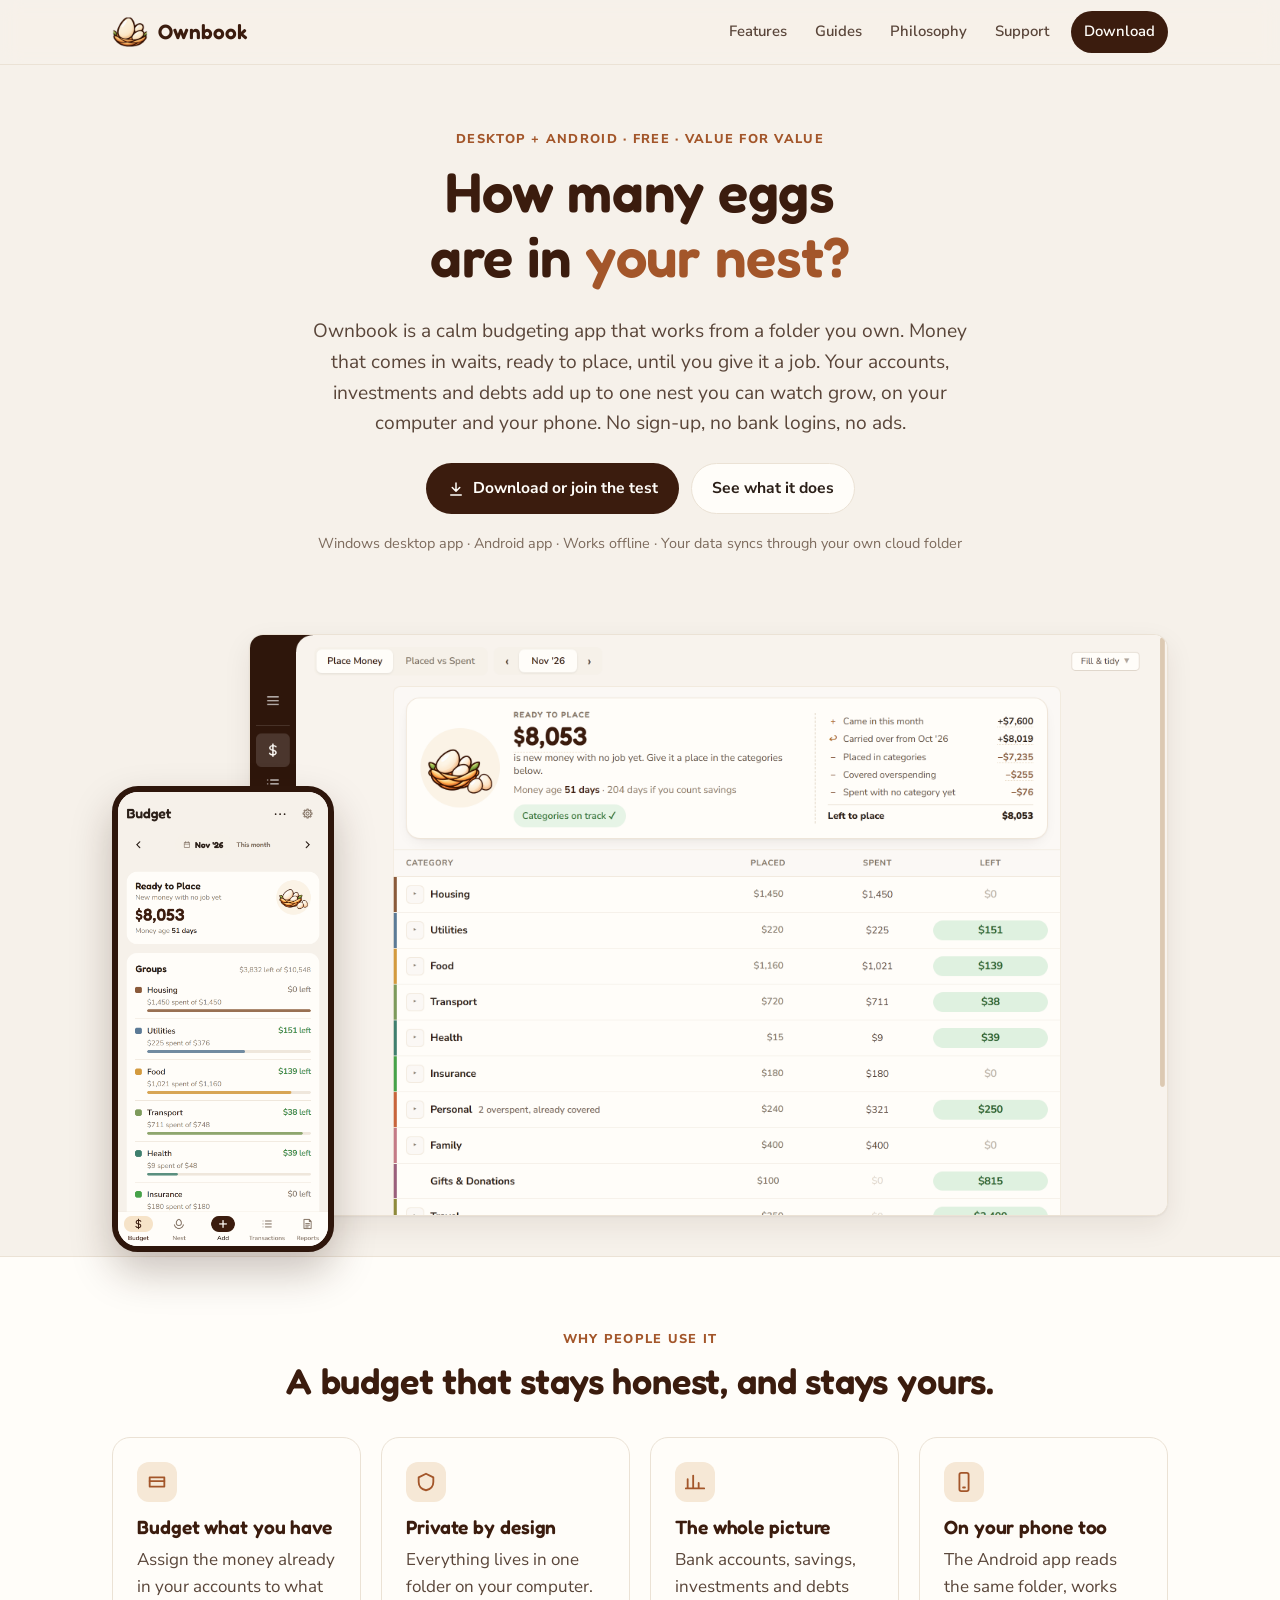
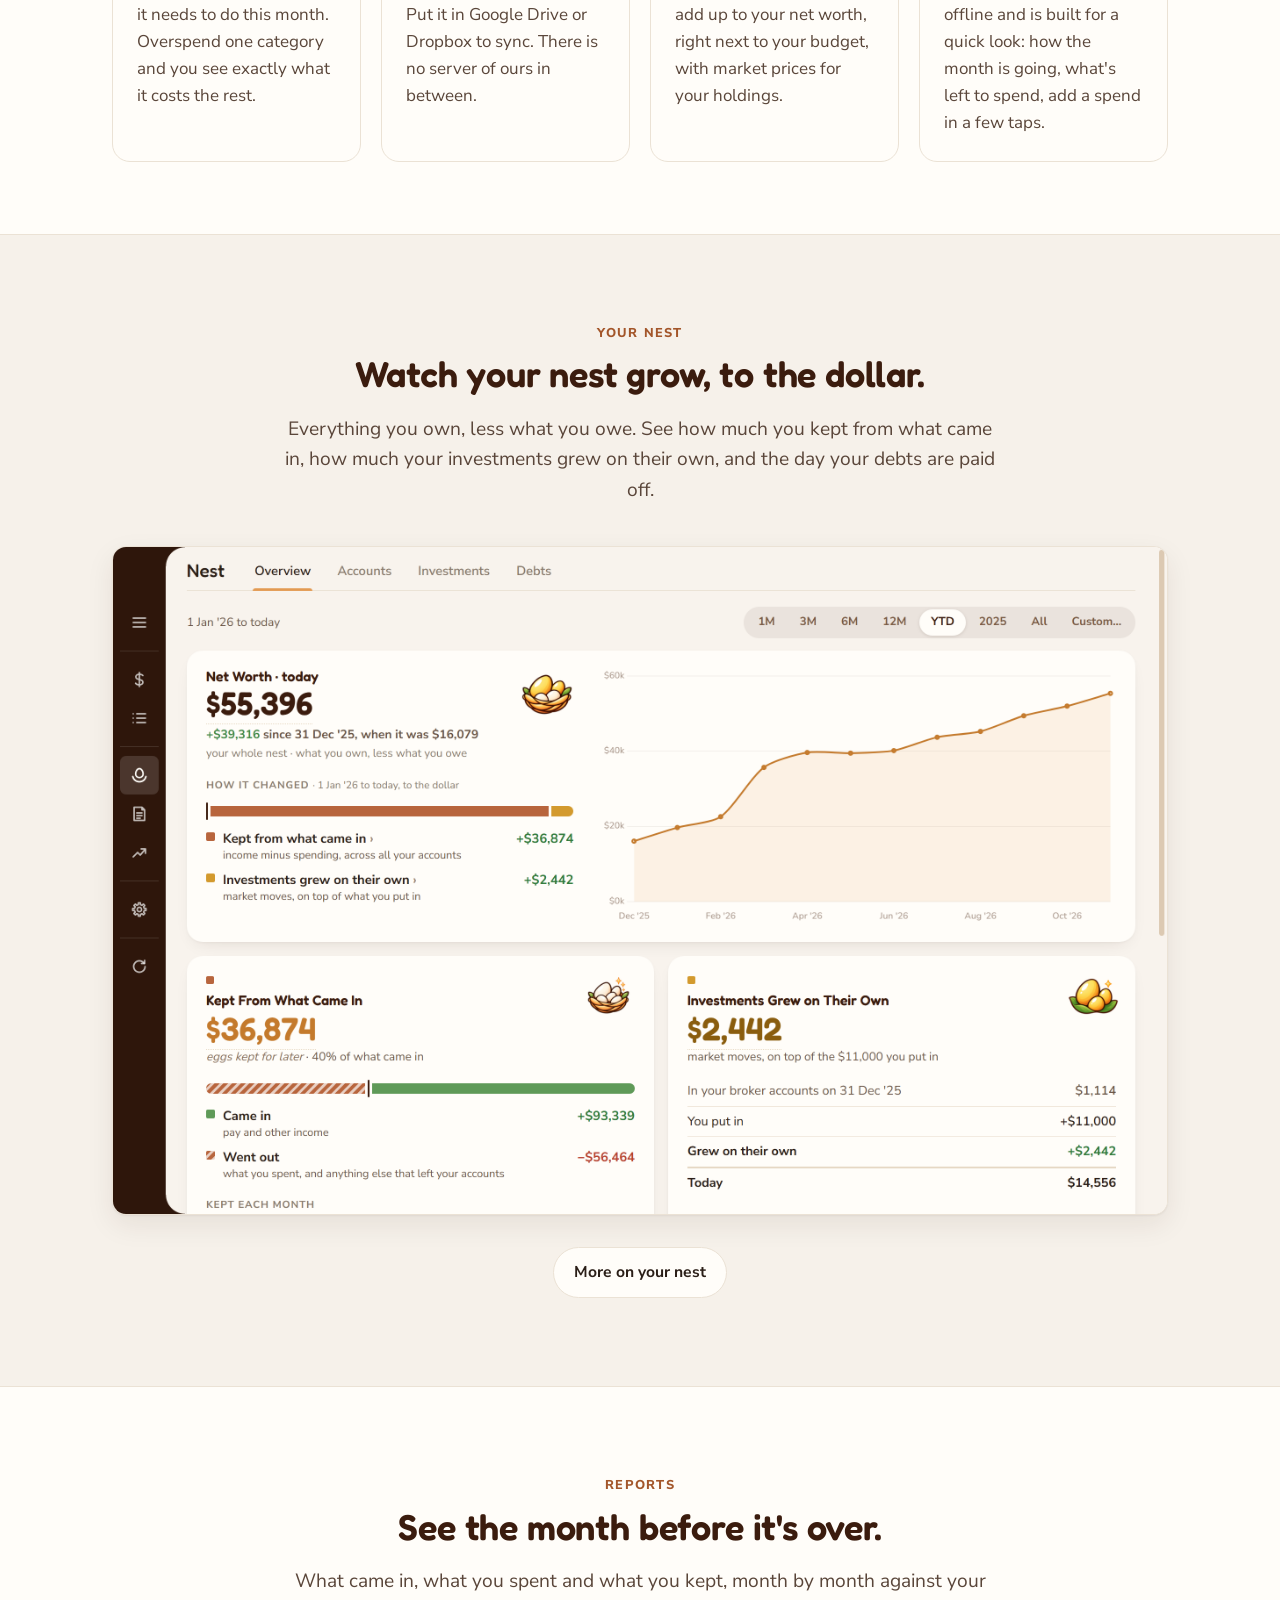
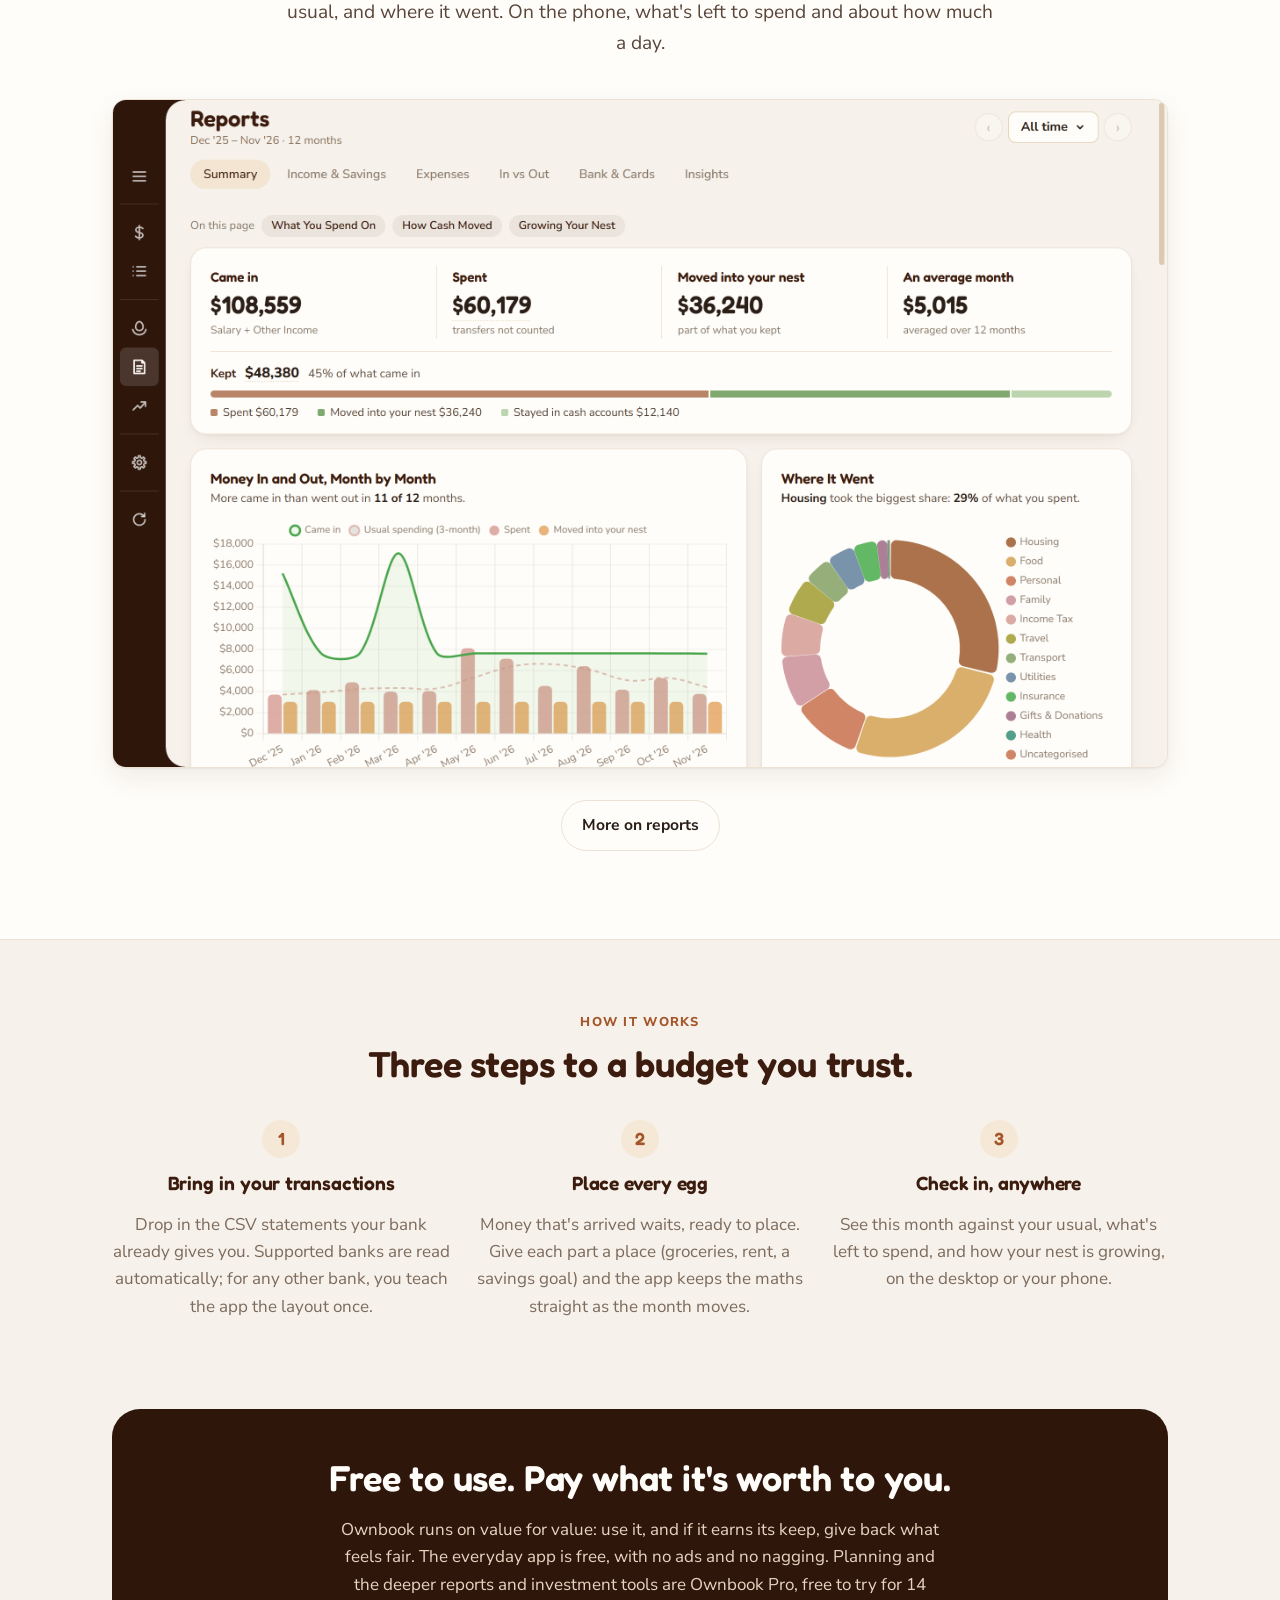
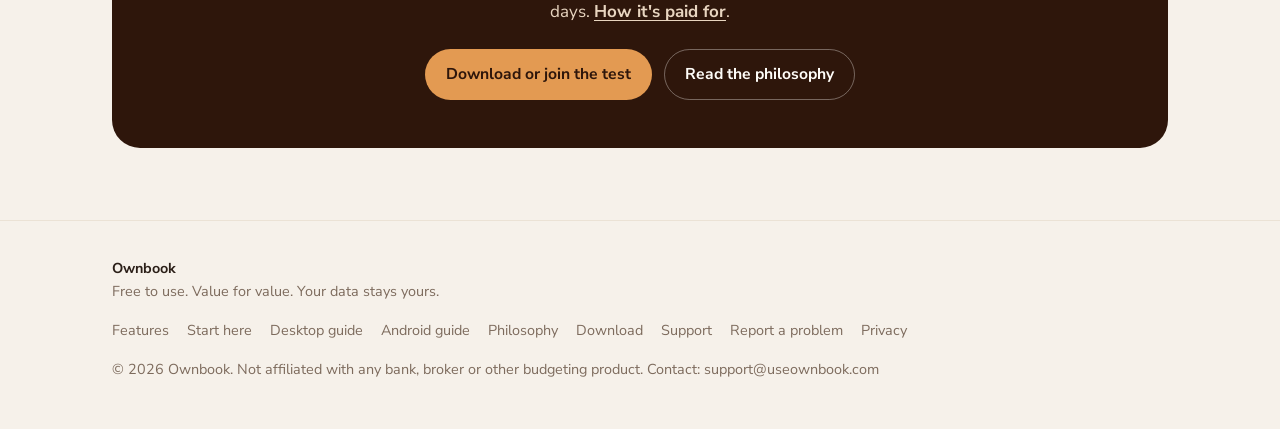
<file: index.html>
<!doctype html>
<html lang="en">
<head>
  <meta charset="utf-8">
  <meta name="viewport" content="width=device-width, initial-scale=1">
  <title>Ownbook — private budgeting for desktop and Android</title>
  <meta name="description" content="A calm, private budget that lives in a folder you own. Budget every dollar, track accounts and investments, and keep your data in a folder you own. Free, value for value.">
  <link rel="stylesheet" href="assets/site.css">
  <link rel="icon" href="assets/brand/favicon.ico" sizes="any">
  <link rel="icon" type="image/png" sizes="32x32" href="assets/brand/favicon-32.png">
  <link rel="apple-touch-icon" href="assets/brand/apple-touch-icon.png">
  <meta property="og:image" content="assets/brand/social-card.png">
  <meta name="theme-color" content="#FBF1E1">

</head>
<body>
<header class="site-head">
  <div class="wrap">
    <a class="brand" href="index.html">
      <img class="brand-mark" src="assets/brand/mark-96.png" alt="" width="36" height="36">
      <span>Ownbook</span>
    </a>
    <button class="nav-toggle" type="button" aria-label="Menu" aria-expanded="false" aria-controls="site-nav"
      onclick="var n=document.getElementById('site-nav');var o=n.classList.toggle('open');this.setAttribute('aria-expanded',o)">
      <svg viewBox="0 0 24 24" aria-hidden="true"><path d="M4 7h16M4 12h16M4 17h16"/></svg>
    </button>
    <nav class="nav" id="site-nav" aria-label="Main">
      <a href="features.html" >Features</a>
      <a href="guide-start.html" >Guides</a>
      <a href="philosophy.html" >Philosophy</a>
      <a href="support.html" >Support</a>
      <a class="btn btn-primary btn-sm" href="download.html" >Download</a>
    </nav>
  </div>
</header>

<main class="home">
  <section class="hero">
    <div class="wrap hero-grid">
      <div class="hero-copy">
        <div class="eyebrow">Desktop + Android · Free · Value for value</div>
        <h1>How many eggs are in <span>your nest?</span></h1>
        <p class="lead">Ownbook is a calm budgeting app that works from a folder you own. Money that comes in waits, ready to place, until you give it a job. Your accounts, investments and debts add up to one nest you can watch grow, on your computer and your phone. No sign-up, no bank logins, no ads.</p>
        <div class="btn-row">
          <a class="btn btn-primary" href="download.html">
            <svg viewBox="0 0 24 24" aria-hidden="true"><path d="M12 4v11M7 10l5 5 5-5M5 20h14"/></svg>Download or join the test</a>
          <a class="btn btn-ghost" href="features.html">See what it does</a>
        </div>
        <p class="hero-note">Windows desktop app · Android app · Works offline · Your data syncs through your own cloud folder</p>
      </div>
      <div class="shots">
        <div class="shot-desk">
          <img src="assets/img/desk-budget.png" alt="The Budget screen on the desktop: Ready to place at the top, categories with placed, spent and left amounts" width="1200" height="760"></div>
        <div class="shot-phone"><img src="assets/img/phone-budget.png" alt="The Budget screen on Android" width="390" height="844"></div>
      </div>
    </div>
  </section>

  <section class="band">
    <div class="wrap">
      <div class="section-head">
        <div class="eyebrow">Why people use it</div>
        <h2>A budget that stays honest, and stays yours.</h2>
      </div>
      <div class="grid c4">
        <div class="card"><div class="icon"><svg viewBox="0 0 24 24"><path d="M4 7h16v10H4z"/><path d="M4 11h16"/></svg></div>
          <h3>Budget what you have</h3><p>Assign the money already in your accounts to what it needs to do this month. Overspend one category and you see exactly what it costs the rest.</p></div>
        <div class="card"><div class="icon"><svg viewBox="0 0 24 24"><path d="M12 3l8 4v5c0 5-3.5 8-8 9-4.5-1-8-4-8-9V7z"/></svg></div>
          <h3>Private by design</h3><p>Everything lives in one folder on your computer. Put it in Google Drive or Dropbox to sync. There is no server of ours in between.</p></div>
        <div class="card"><div class="icon"><svg viewBox="0 0 24 24"><path d="M4 19V9M10 19V5M16 19v-6M22 19H2"/></svg></div>
          <h3>The whole picture</h3><p>Bank accounts, savings, investments and debts add up to your net worth, right next to your budget, with market prices for your holdings.</p></div>
        <div class="card"><div class="icon"><svg viewBox="0 0 24 24"><rect x="7" y="2" width="10" height="20" rx="2"/><path d="M11 18h2"/></svg></div>
          <h3>On your phone too</h3><p>The Android app reads the same folder, works offline and is built for a quick look: how the month is going, what's left to spend, add a spend in a few taps.</p></div>
      </div>
    </div>
  </section>

  <section class="chapter">
    <div class="wrap">
      <div class="chapter-head">
        <div class="eyebrow">Your nest</div>
        <h2>Watch your nest grow, to the dollar.</h2>
        <p class="lead">Everything you own, less what you owe. See how much you kept from what came in, how much your investments grew on their own, and the day your debts are paid off.</p>
      </div>
      <div class="shot-wide"><img src="assets/img/desk-nest.png" alt="Desktop Nest overview: net worth and how it changed, what you kept and where it sits" width="1200" height="760" loading="lazy"></div>
      <div class="chapter-foot"><a class="btn btn-ghost" href="features.html#nest">More on your nest</a></div>
    </div>
  </section>

  <section class="chapter band">
    <div class="wrap">
      <div class="chapter-head">
        <div class="eyebrow">Reports</div>
        <h2>See the month before it's over.</h2>
        <p class="lead">What came in, what you spent and what you kept, month by month against your usual, and where it went. On the phone, what's left to spend and about how much a day.</p>
      </div>
      <div class="shot-wide"><img src="assets/img/desk-reports.png" alt="Desktop Reports: came in, spent, moved into your nest and kept, money in and out month by month, and where it went" width="1200" height="760" loading="lazy"></div>
      <div class="chapter-foot"><a class="btn btn-ghost" href="features.html#reports">More on reports</a></div>
    </div>
  </section>

  <section>
    <div class="wrap">
      <div class="section-head">
        <div class="eyebrow">How it works</div>
        <h2>Three steps to a budget you trust.</h2>
      </div>
      <div class="steps">
        <div class="step"><h3>Bring in your transactions</h3><p class="muted">Drop in the CSV statements your bank already gives you. Supported banks are read automatically; for any other bank, you teach the app the layout once.</p></div>
        <div class="step"><h3>Place every egg</h3><p class="muted">Money that's arrived waits, ready to place. Give each part a place (groceries, rent, a savings goal) and the app keeps the maths straight as the month moves.</p></div>
        <div class="step"><h3>Check in, anywhere</h3><p class="muted">See this month against your usual, what's left to spend, and how your nest is growing, on the desktop or your phone.</p></div>
      </div>
    </div>
  </section>

  <section style="padding-top:0">
    <div class="wrap">
      <div class="cta">
        <h2>Free to use. Pay what it's worth to you.</h2>
        <p>Ownbook runs on value for value: use it, and if it earns its keep, give back what feels fair. The everyday app is free, with no ads and no nagging. Planning and the deeper reports and investment tools are Ownbook Pro, free to try for 14 days. <a href="philosophy.html#v4v" style="color:inherit">How it's paid for</a>.</p>
        <div class="btn-row">
          <a class="btn btn-primary" href="download.html">Download or join the test</a>
          <a class="btn btn-ghost" href="philosophy.html">Read the philosophy</a>
        </div>
      </div>
    </div>
  </section>
</main>
<footer class="site-foot">
  <div class="wrap">
    <div>
      <strong style="color:var(--ink)">Ownbook</strong><br>
      Free to use. Value for value. Your data stays yours.
    </div>
    <nav aria-label="Footer">
      <a href="features.html">Features</a>
      <a href="guide-start.html">Start here</a>
      <a href="guide-desktop.html">Desktop guide</a>
      <a href="guide-android.html">Android guide</a>
      <a href="philosophy.html">Philosophy</a>
      <a href="download.html">Download</a>
      <a href="support.html">Support</a>
      <a href="mailto:support@useownbook.com">Report a problem</a>
      <a href="privacy.html">Privacy</a>
    </nav>
    <div style="width:100%">© 2026 Ownbook. Not affiliated with any bank, broker or other budgeting product. Contact: support@useownbook.com</div>
  </div>
</footer>

</body>
</html>
</file>
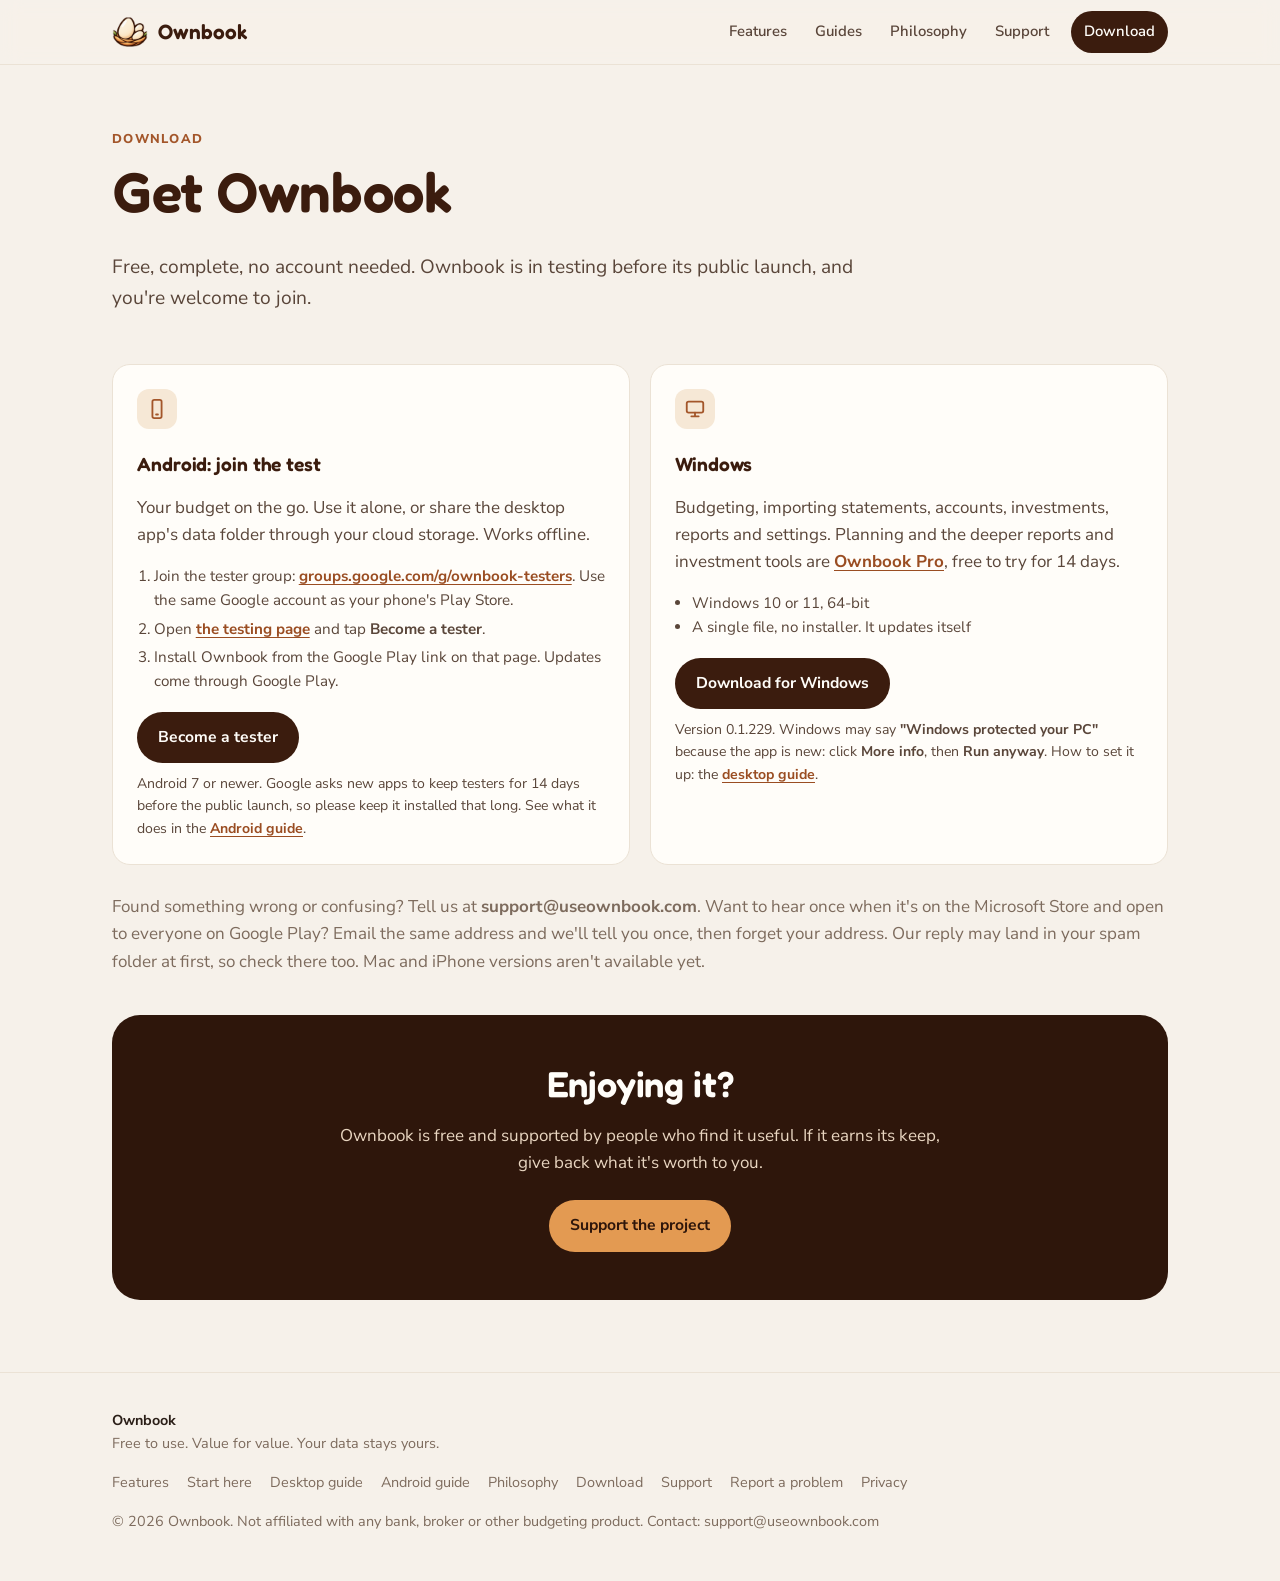
<file: download.html>
<!doctype html>
<html lang="en">
<head>
  <meta charset="utf-8">
  <meta name="viewport" content="width=device-width, initial-scale=1">
  <title>Download — Ownbook</title>
  <meta name="description" content="Download Ownbook for Windows, or join the Android test on Google Play. Free to use.">
  <link rel="stylesheet" href="assets/site.css">
  <link rel="icon" href="assets/brand/favicon.ico" sizes="any">
  <link rel="icon" type="image/png" sizes="32x32" href="assets/brand/favicon-32.png">
  <link rel="apple-touch-icon" href="assets/brand/apple-touch-icon.png">
  <meta property="og:image" content="assets/brand/social-card.png">
  <meta name="theme-color" content="#FBF1E1">

</head>
<body>
<header class="site-head">
  <div class="wrap">
    <a class="brand" href="index.html">
      <img class="brand-mark" src="assets/brand/mark-96.png" alt="" width="36" height="36">
      <span>Ownbook</span>
    </a>
    <button class="nav-toggle" type="button" aria-label="Menu" aria-expanded="false" aria-controls="site-nav"
      onclick="var n=document.getElementById('site-nav');var o=n.classList.toggle('open');this.setAttribute('aria-expanded',o)">
      <svg viewBox="0 0 24 24" aria-hidden="true"><path d="M4 7h16M4 12h16M4 17h16"/></svg>
    </button>
    <nav class="nav" id="site-nav" aria-label="Main">
      <a href="features.html" >Features</a>
      <a href="guide-start.html" >Guides</a>
      <a href="philosophy.html" >Philosophy</a>
      <a href="support.html" >Support</a>
      <a class="btn btn-primary btn-sm" href="download.html" aria-current="page">Download</a>
    </nav>
  </div>
</header>

<main>
  <section class="hero" style="padding-bottom:24px">
    <div class="wrap">
      <div class="eyebrow">Download</div>
      <h1>Get Ownbook</h1>
      <p class="lead">Free, complete, no account needed. Ownbook is in testing before its public launch, and you're welcome to join.</p>
    </div>
  </section>
  <section style="padding-top:8px">
    <div class="wrap">
      <div class="dl">
        <div class="card" id="android">
          <div class="icon"><svg viewBox="0 0 24 24"><rect x="7" y="2" width="10" height="20" rx="2"/><path d="M11 18h2"/></svg></div>
          <h3>Android: join the test</h3>
          <p>Your budget on the go. Use it alone, or share the desktop app's data folder through your cloud storage. Works offline.</p>
          <ol>
            <li>Join the tester group: <a href="https://groups.google.com/g/ownbook-testers">groups.google.com/g/ownbook-testers</a>. Use the same Google account as your phone's Play Store.</li>
            <li>Open <a href="https://play.google.com/apps/testing/sg.ownbook">the testing page</a> and tap <b>Become a tester</b>.</li>
            <li>Install Ownbook from the Google Play link on that page. Updates come through Google Play.</li>
          </ol>
          <a class="btn btn-primary" href="https://play.google.com/apps/testing/sg.ownbook">Become a tester</a>
          <p class="muted" style="font-size:.88rem">Android 7 or newer. Google asks new apps to keep testers for 14 days before the public launch, so please keep it installed that long. See what it does in the <a href="guide-android.html">Android guide</a>.</p>
        </div>
        <div class="card" id="windows">
          <div class="icon"><svg viewBox="0 0 24 24"><rect x="3" y="4" width="18" height="12" rx="2"/><path d="M8 20h8M12 16v4"/></svg></div>
          <h3>Windows</h3>
          <p>Budgeting, importing statements, accounts, investments, reports and settings. Planning and the deeper reports and investment tools are <a href="philosophy.html#v4v">Ownbook Pro</a>, free to try for 14 days.</p>
          <ul>
            <li>Windows 10 or 11, 64-bit</li>
            <li>A single file, no installer. It updates itself</li>
          </ul>
          <a class="btn btn-primary" href="https://github.com/truewt88/personal-finance-releases/releases/download/v0.1.229/Ownbook-Free-0.1.229.exe">Download for Windows</a>
          <p class="muted" style="font-size:.88rem">Version 0.1.229. Windows may say <b>"Windows protected your PC"</b> because the app is new: click <b>More info</b>, then <b>Run anyway</b>. How to set it up: the <a href="guide-desktop.html">desktop guide</a>.</p>
        </div>
      </div>
      <p class="muted" id="notify" style="margin-top:28px">Found something wrong or confusing? Tell us at <b>support@useownbook.com</b>. Want to hear once when it's on the Microsoft Store and open to everyone on Google Play? Email the same address and we'll tell you once, then forget your address. Our reply may land in your spam folder at first, so check there too. Mac and iPhone versions aren't available yet.</p>
      <div class="cta" style="margin-top:40px">
        <h2>Enjoying it?</h2>
        <p>Ownbook is free and supported by people who find it useful. If it earns its keep, give back what it's worth to you.</p>
        <div class="btn-row"><a class="btn btn-primary" href="support.html">Support the project</a></div>
      </div>
    </div>
  </section>
</main>
<footer class="site-foot">
  <div class="wrap">
    <div>
      <strong style="color:var(--ink)">Ownbook</strong><br>
      Free to use. Value for value. Your data stays yours.
    </div>
    <nav aria-label="Footer">
      <a href="features.html">Features</a>
      <a href="guide-start.html">Start here</a>
      <a href="guide-desktop.html">Desktop guide</a>
      <a href="guide-android.html">Android guide</a>
      <a href="philosophy.html">Philosophy</a>
      <a href="download.html">Download</a>
      <a href="support.html">Support</a>
      <a href="mailto:support@useownbook.com">Report a problem</a>
      <a href="privacy.html">Privacy</a>
    </nav>
    <div style="width:100%">© 2026 Ownbook. Not affiliated with any bank, broker or other budgeting product. Contact: support@useownbook.com</div>
  </div>
</footer>

</body>
</html>
</file>
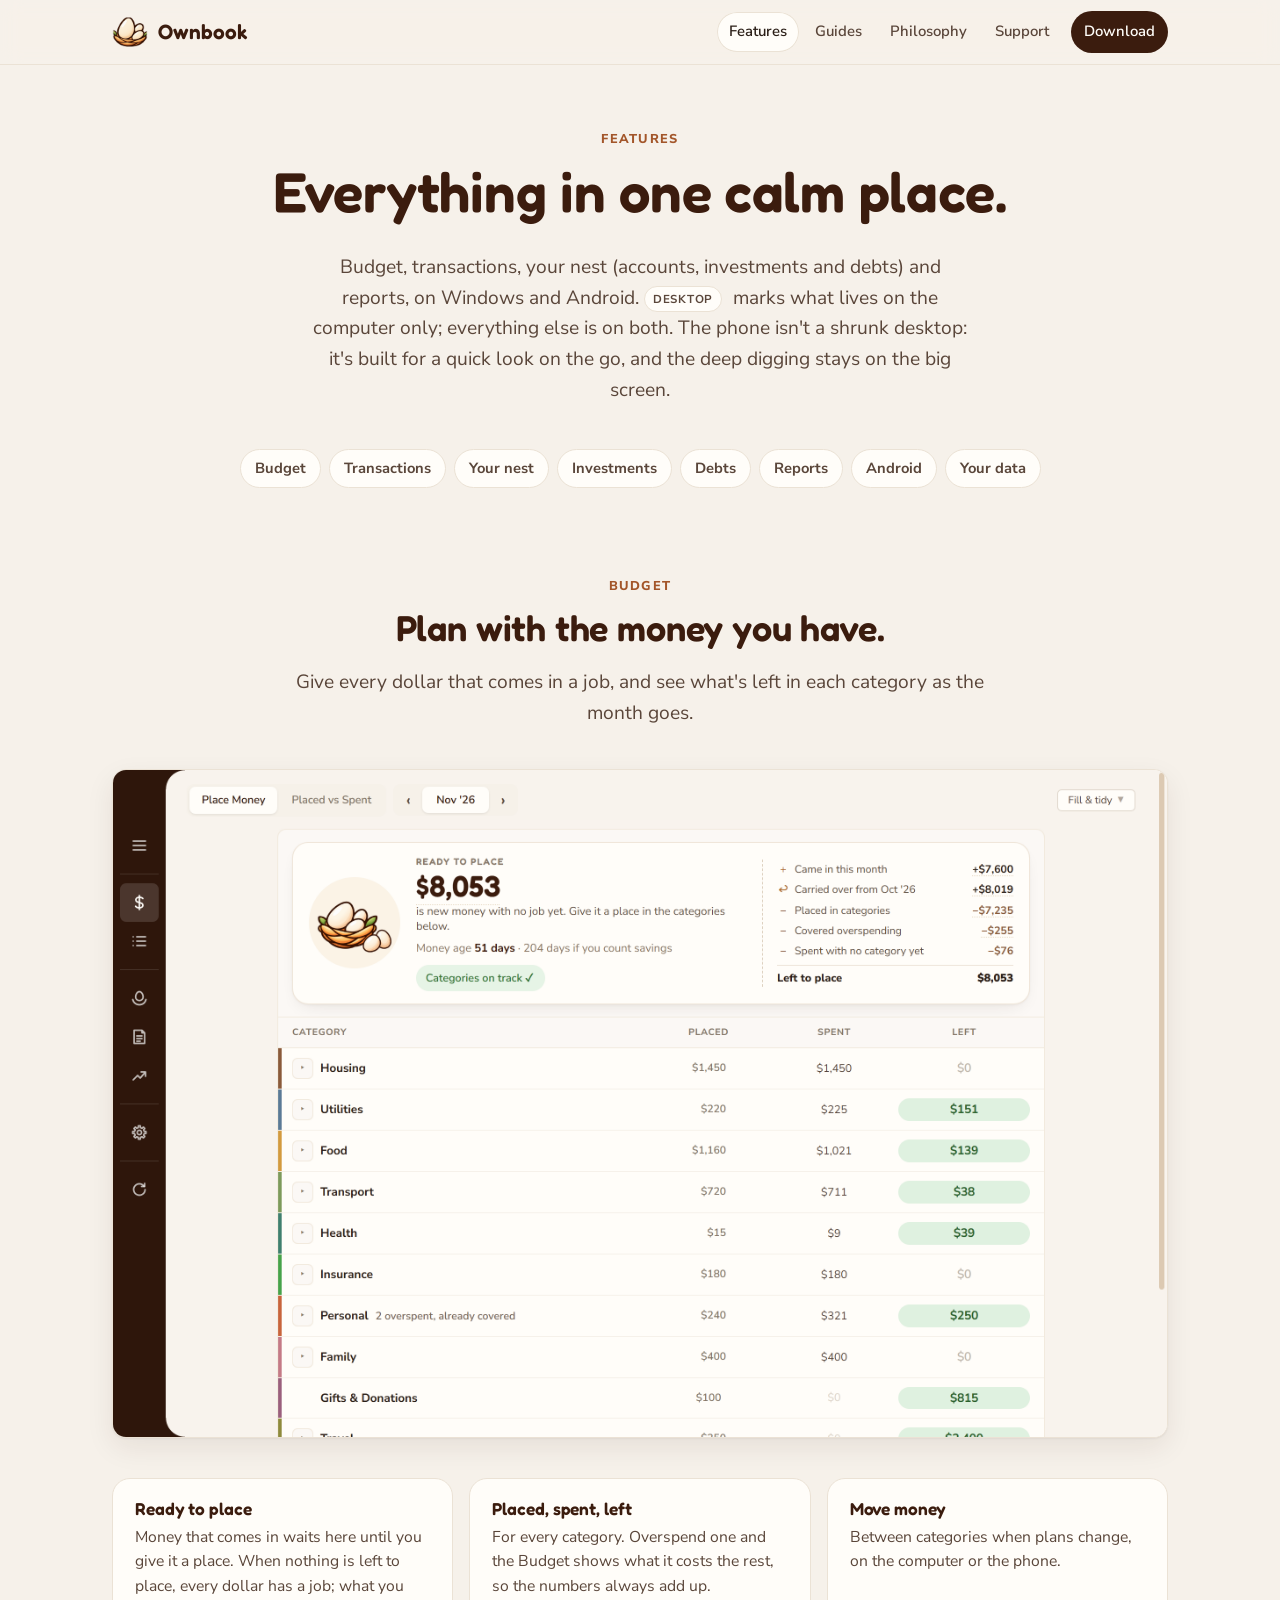
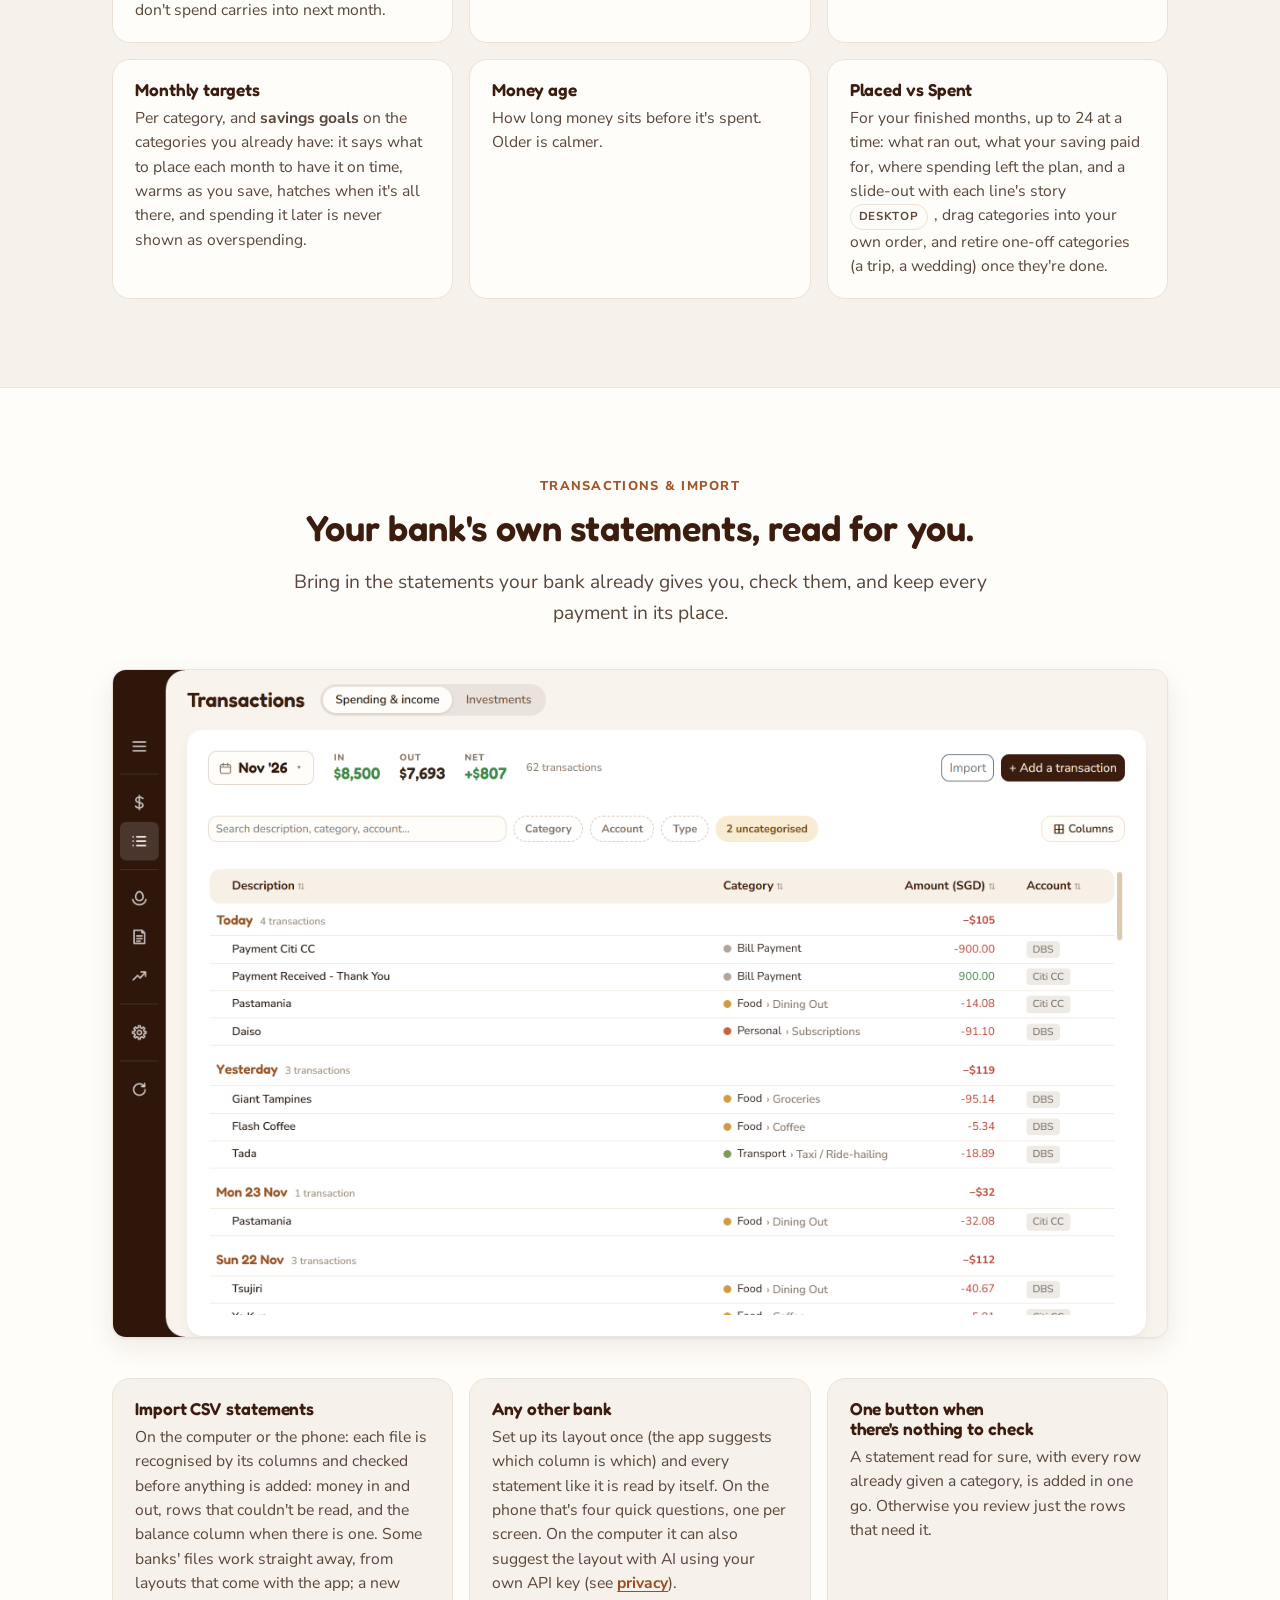
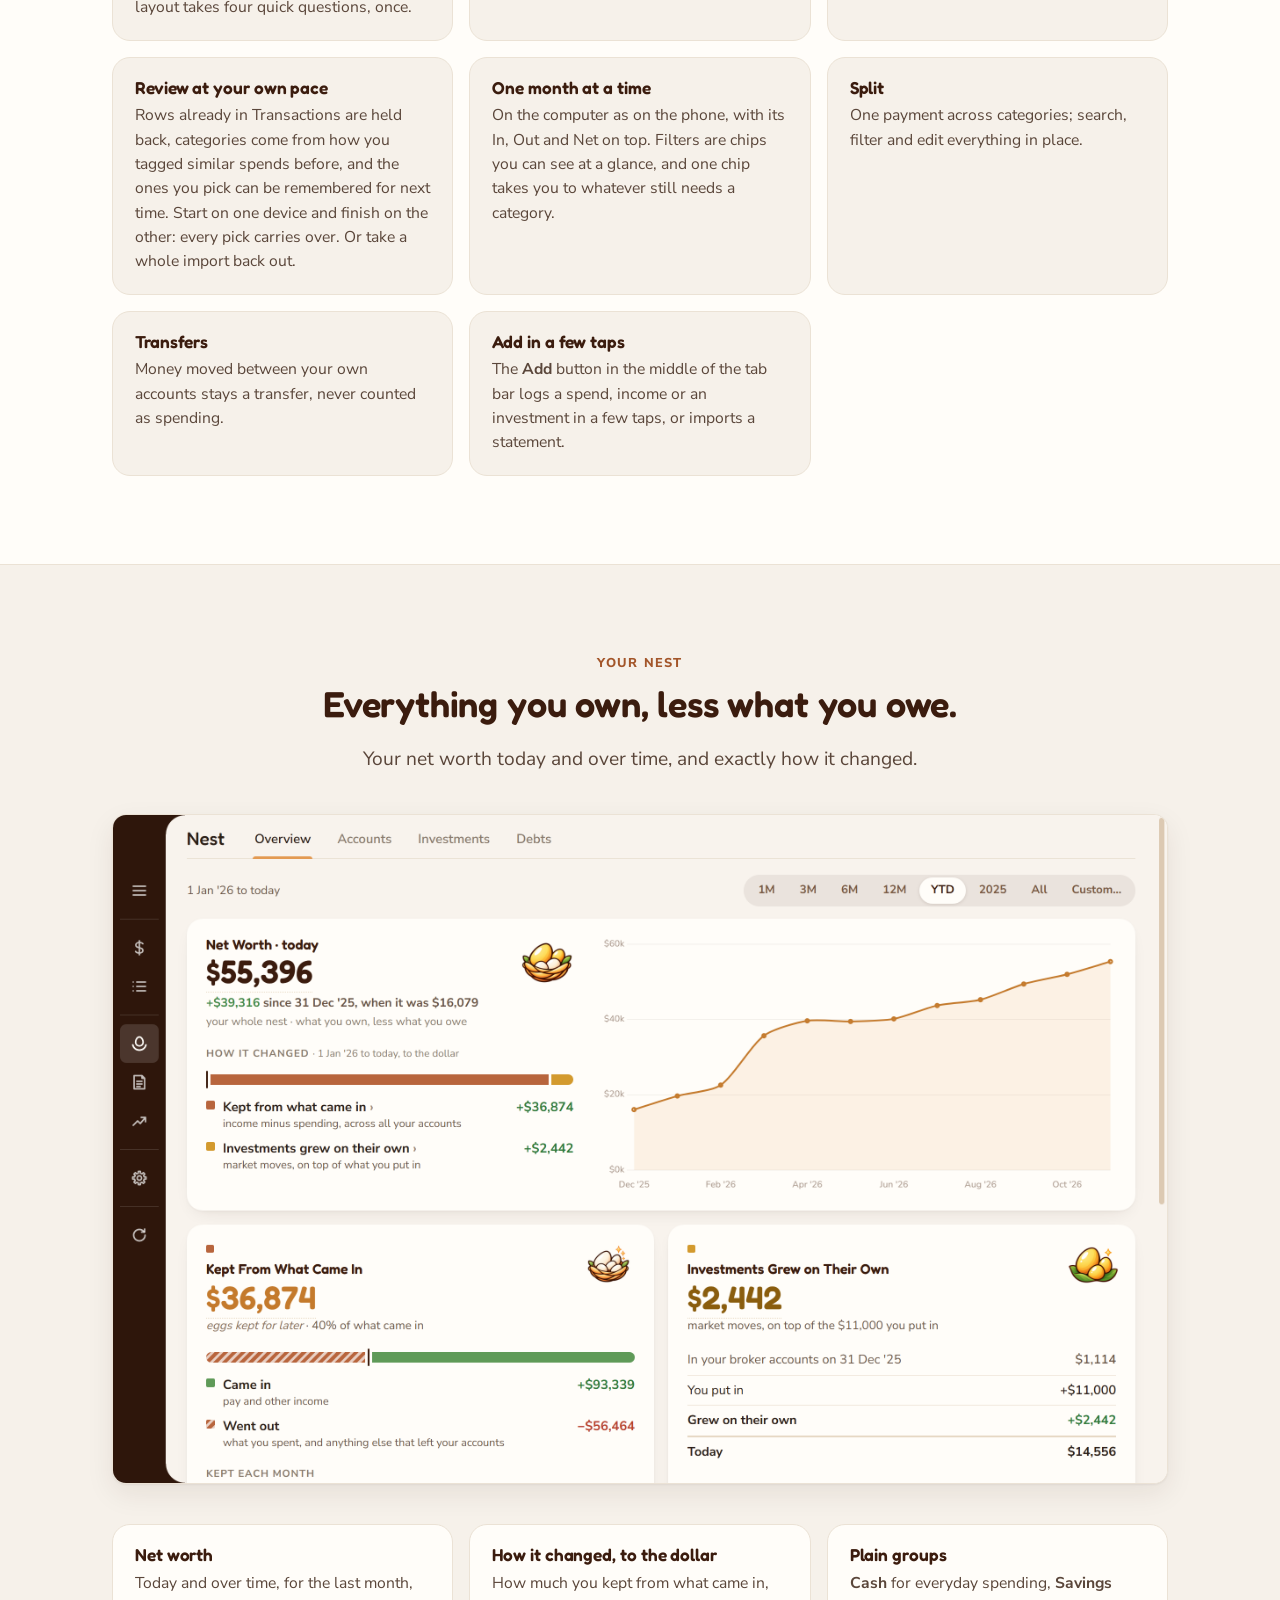
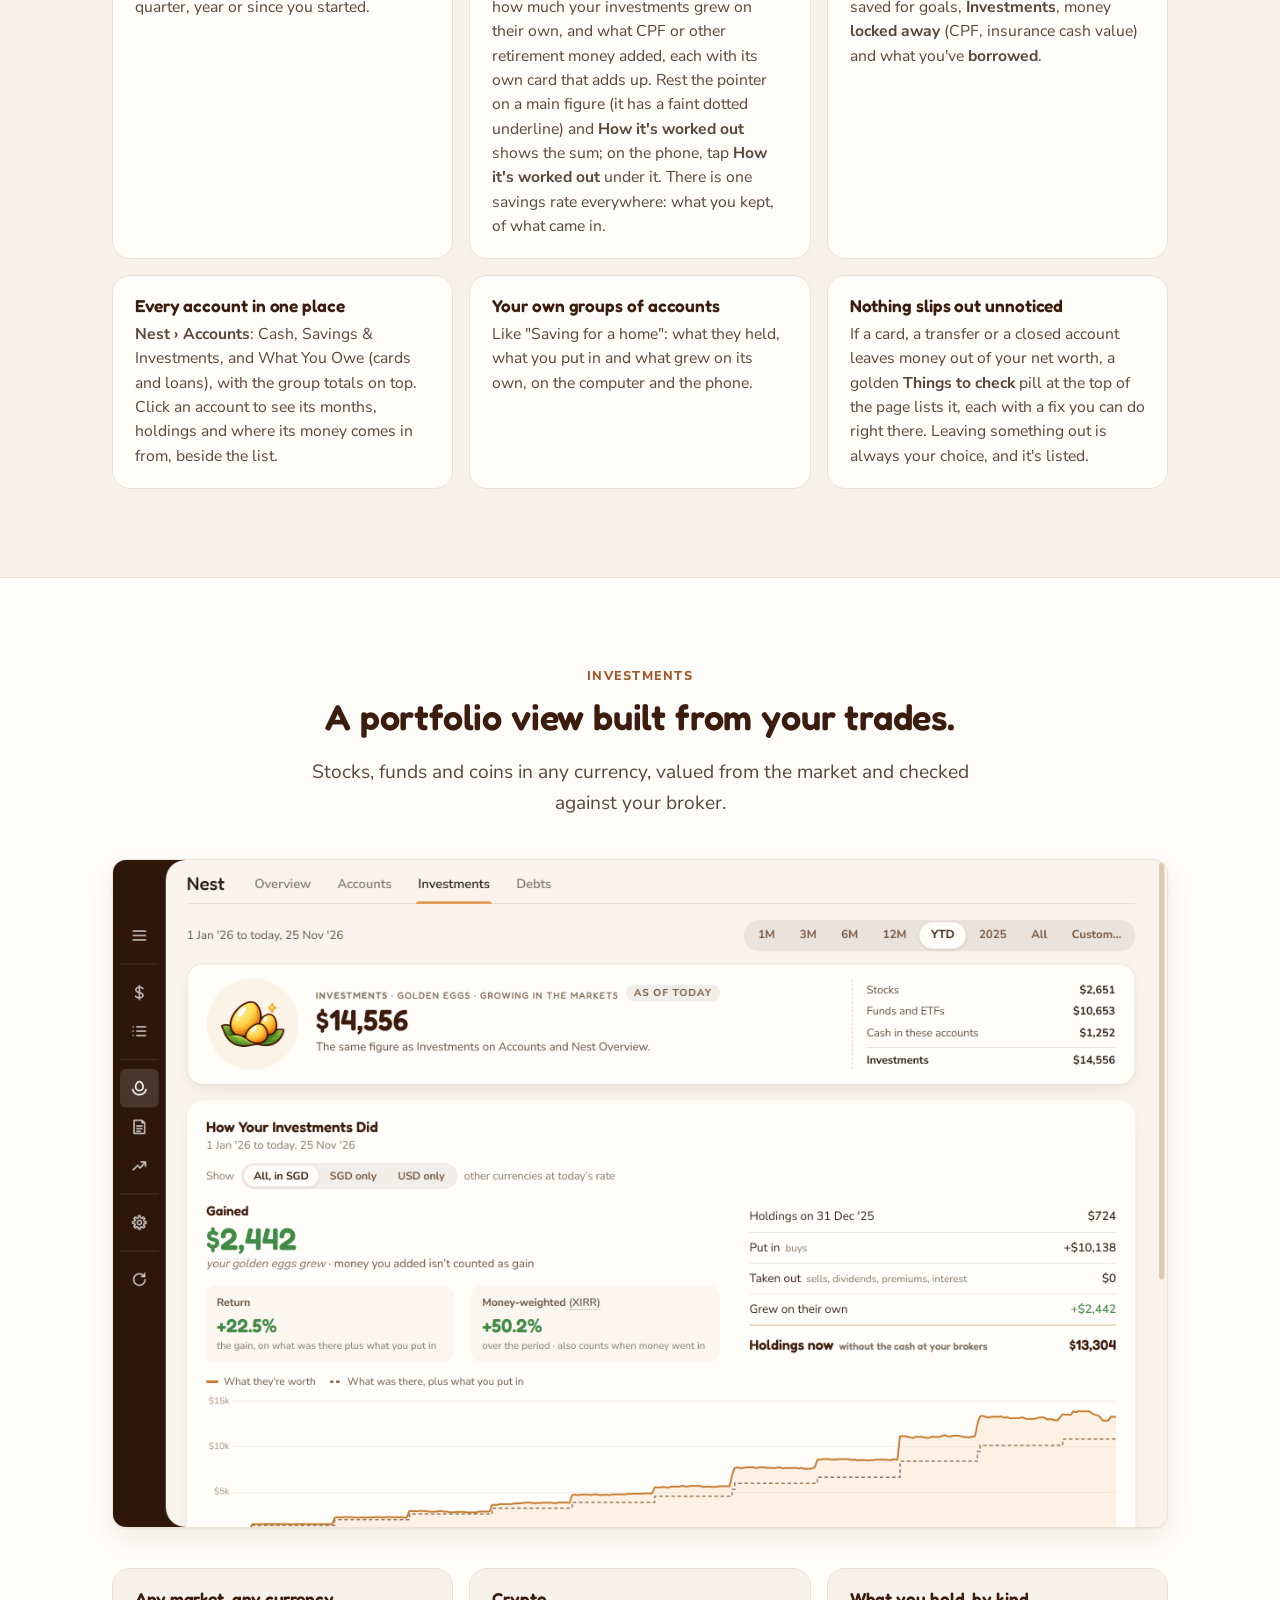
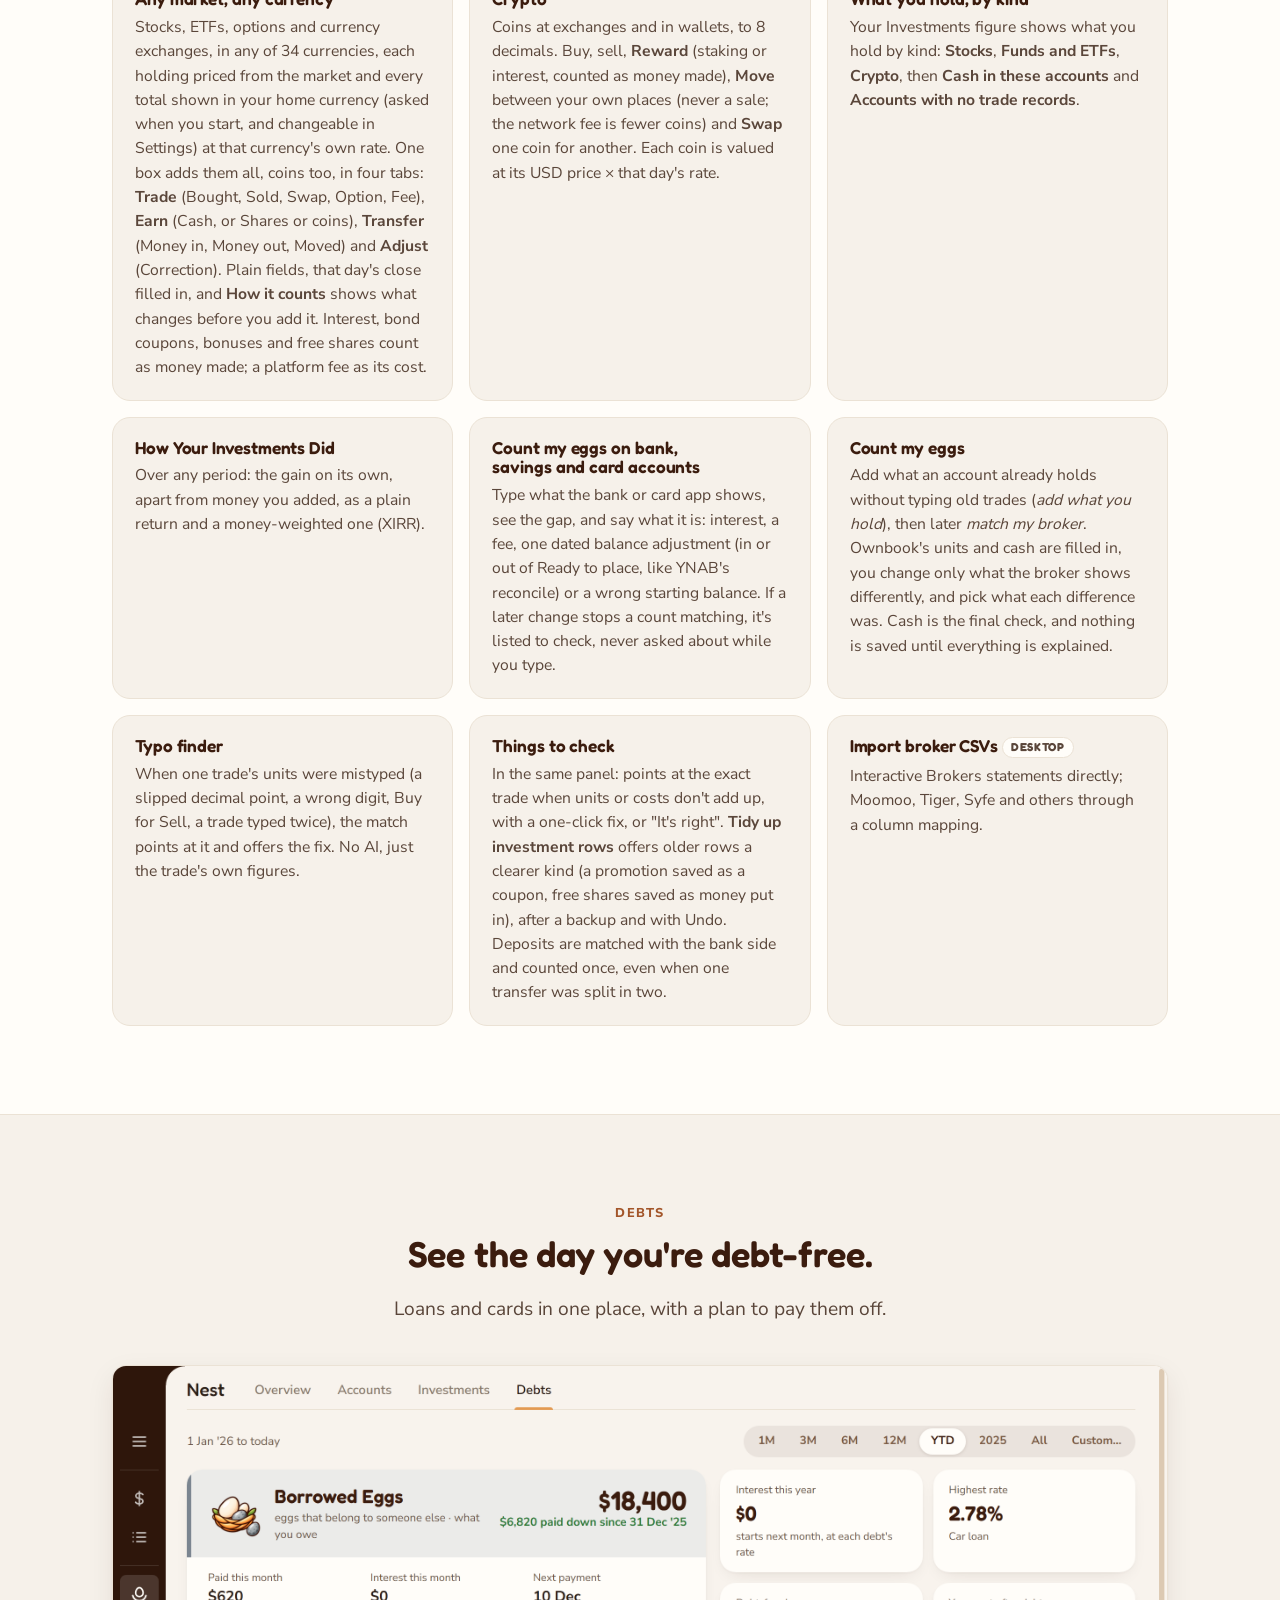
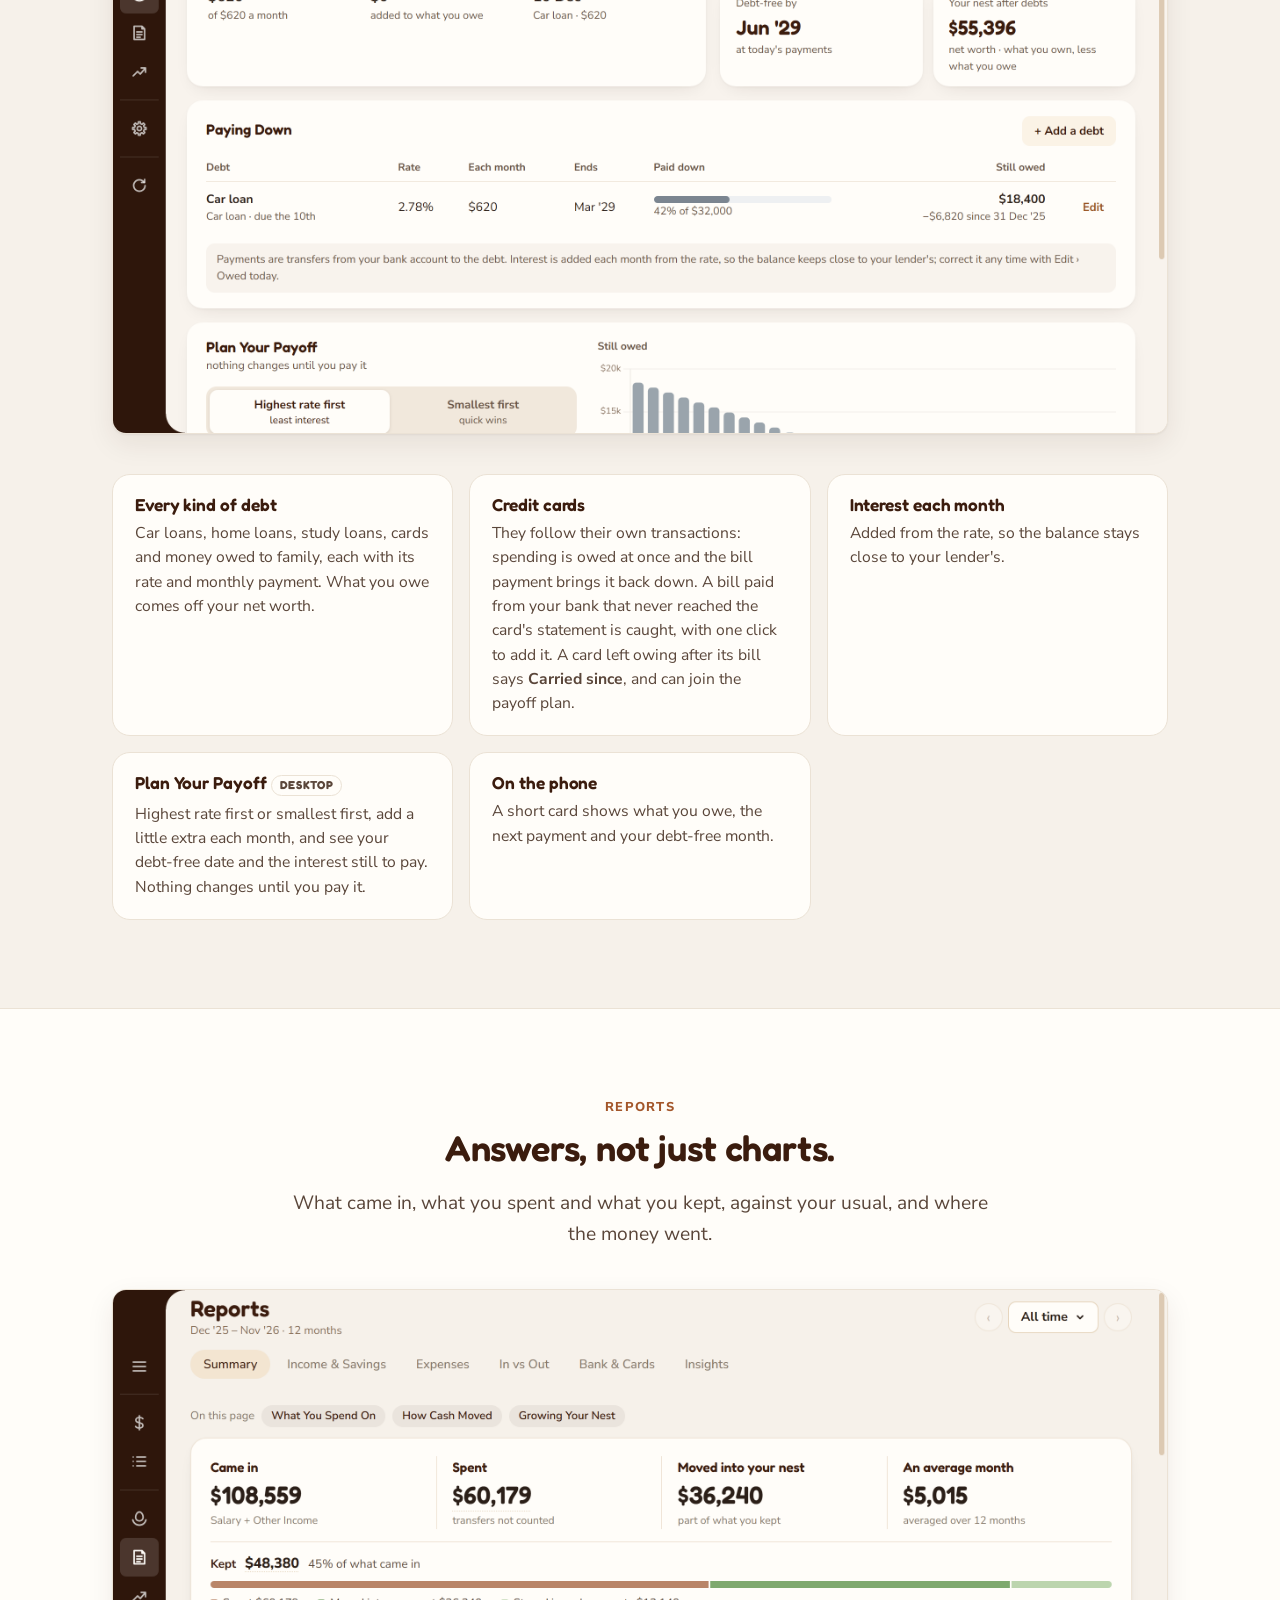
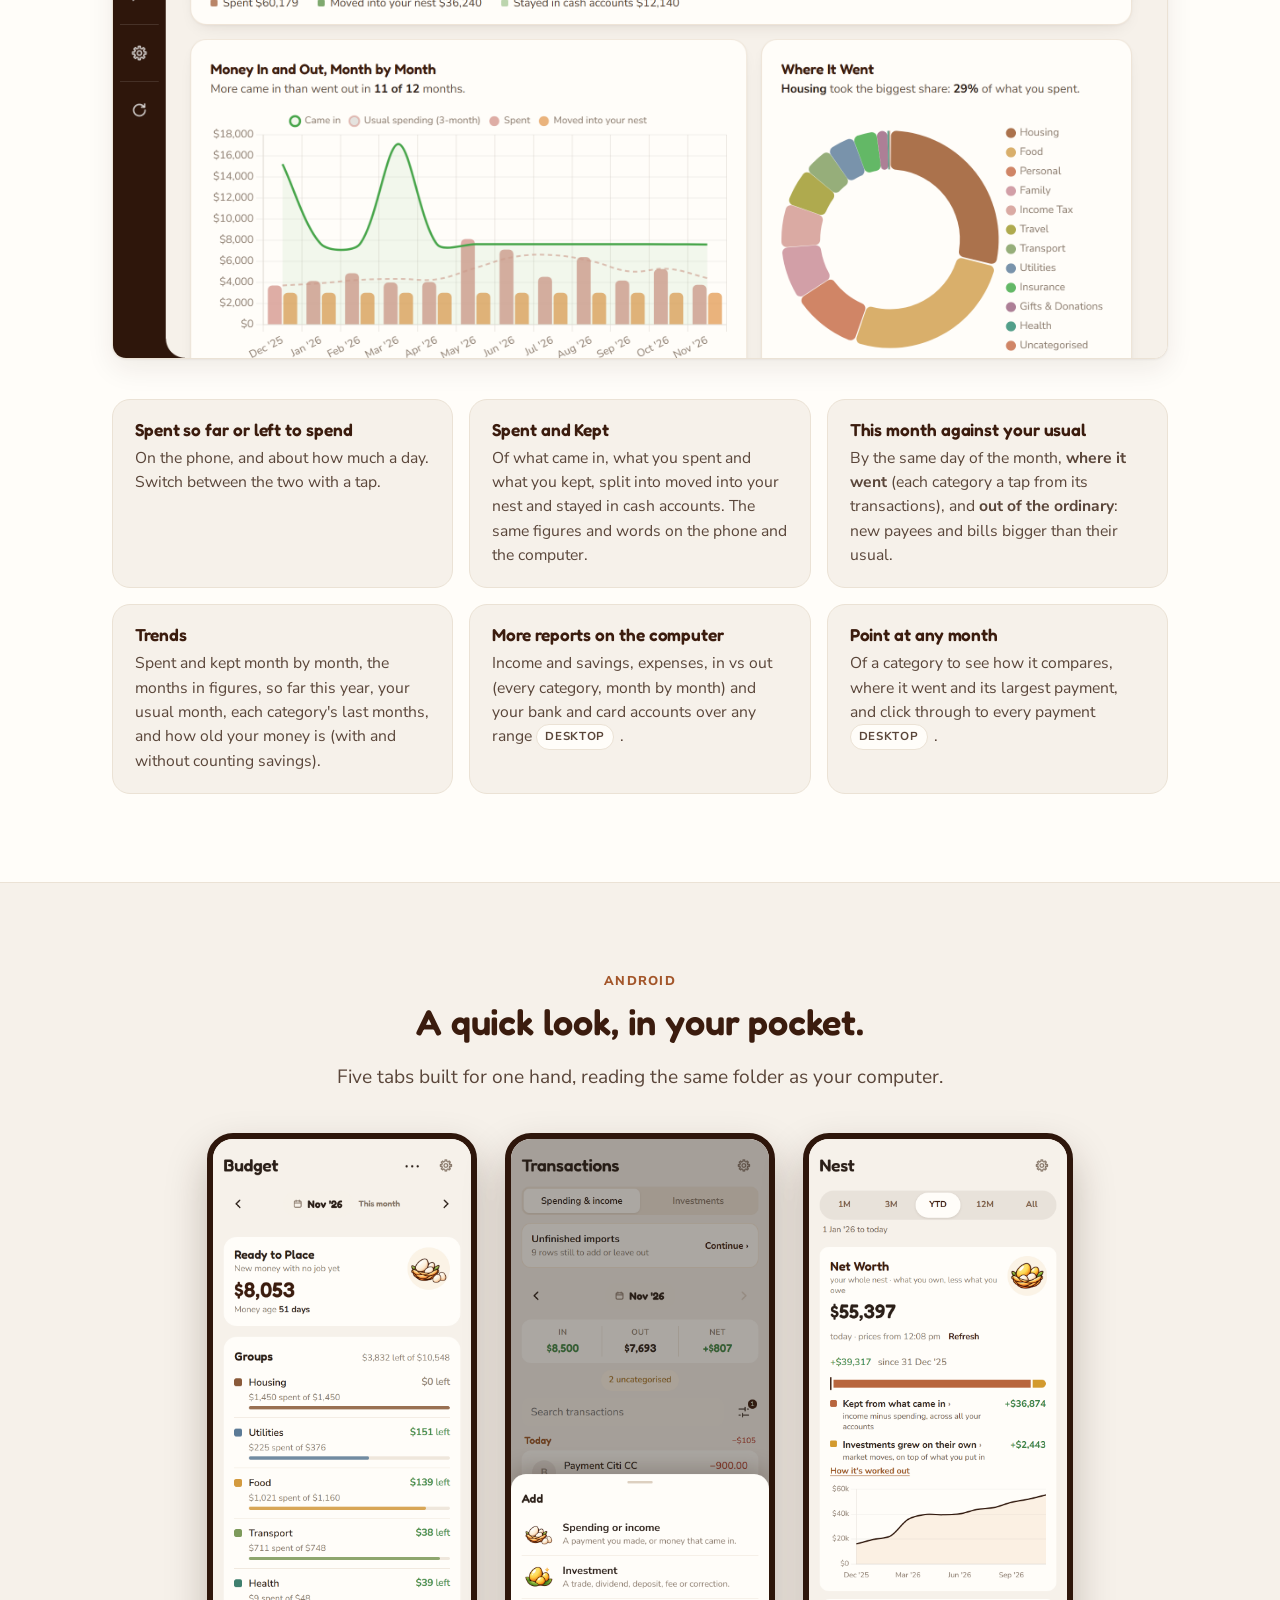
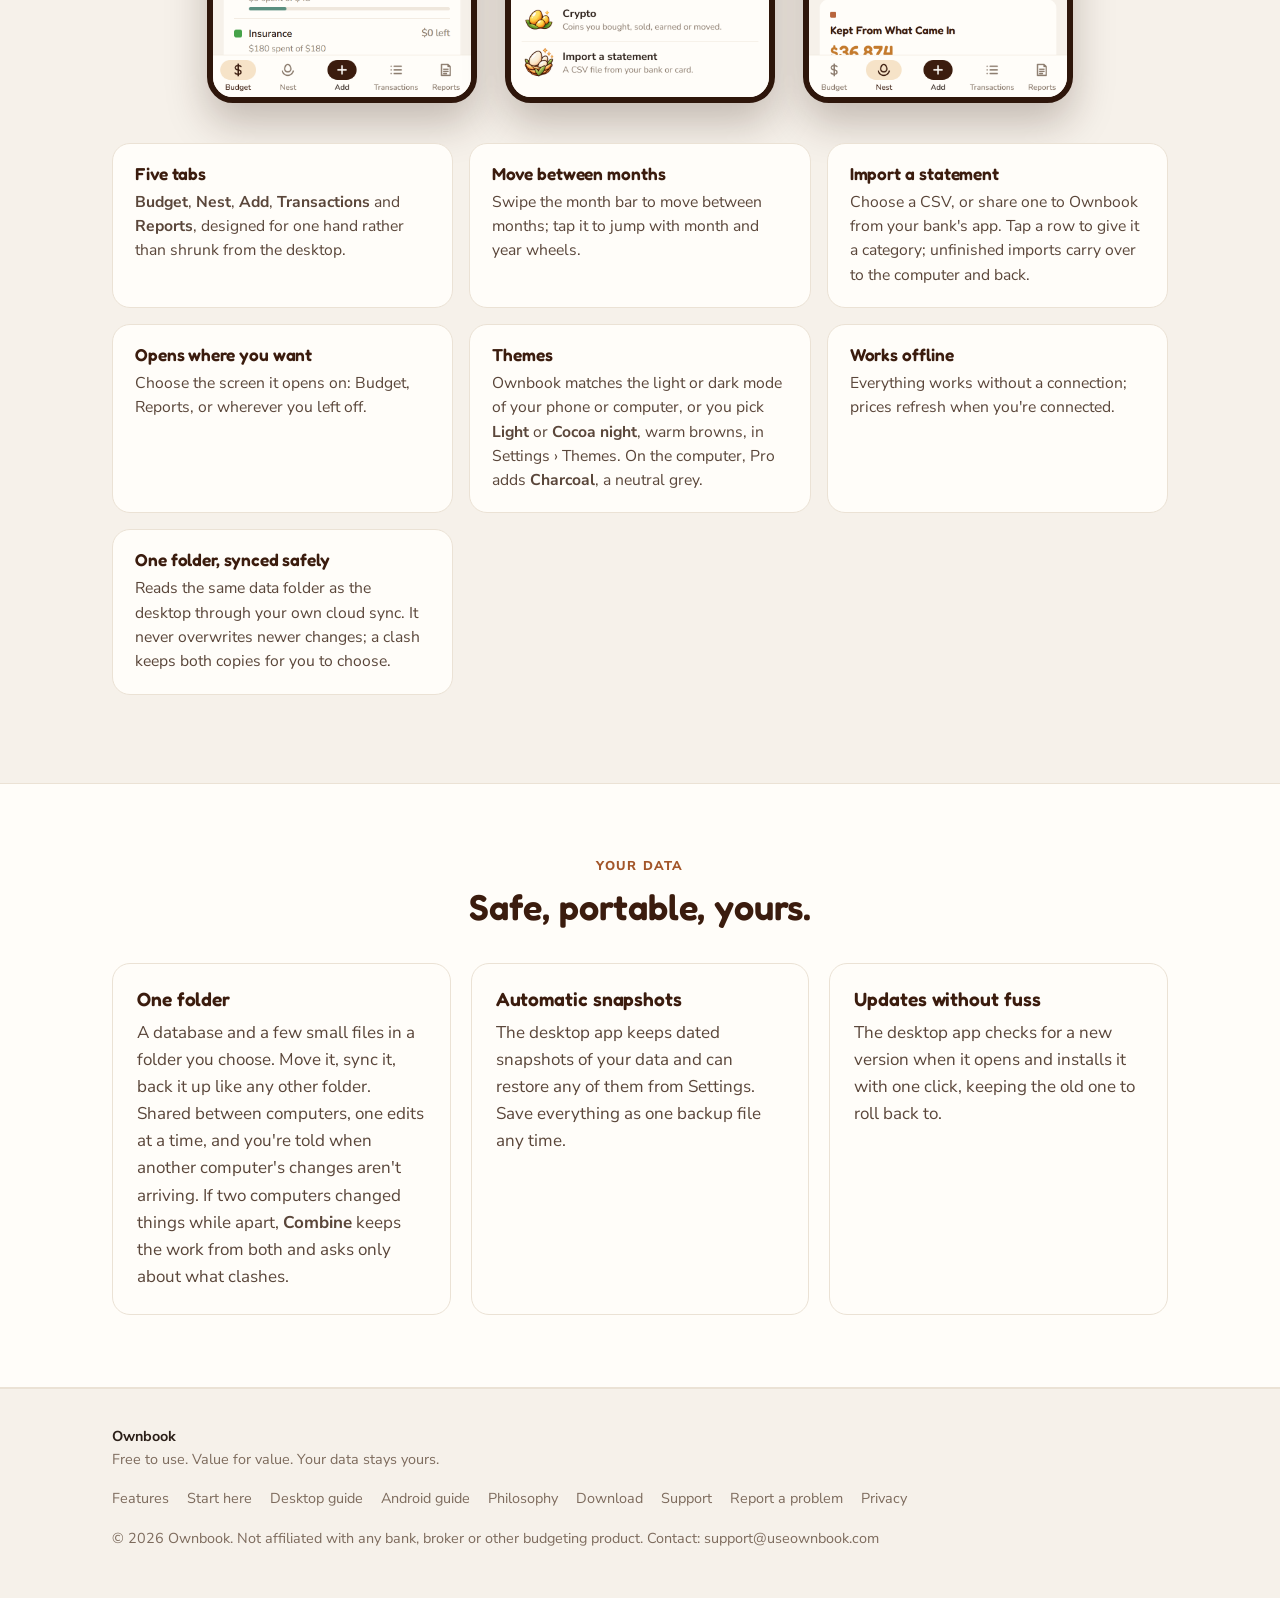
<file: features.html>
<!doctype html>
<html lang="en">
<head>
  <meta charset="utf-8">
  <meta name="viewport" content="width=device-width, initial-scale=1">
  <title>Features — Ownbook</title>
  <meta name="description" content="Everything Ownbook does: monthly budgeting, transactions, bank statement import, your nest (accounts, investments, debts and net worth), reports, and an Android app.">
  <link rel="stylesheet" href="assets/site.css">
  <link rel="icon" href="assets/brand/favicon.ico" sizes="any">
  <link rel="icon" type="image/png" sizes="32x32" href="assets/brand/favicon-32.png">
  <link rel="apple-touch-icon" href="assets/brand/apple-touch-icon.png">
  <meta property="og:image" content="assets/brand/social-card.png">
  <meta name="theme-color" content="#FBF1E1">

</head>
<body>
<header class="site-head">
  <div class="wrap">
    <a class="brand" href="index.html">
      <img class="brand-mark" src="assets/brand/mark-96.png" alt="" width="36" height="36">
      <span>Ownbook</span>
    </a>
    <button class="nav-toggle" type="button" aria-label="Menu" aria-expanded="false" aria-controls="site-nav"
      onclick="var n=document.getElementById('site-nav');var o=n.classList.toggle('open');this.setAttribute('aria-expanded',o)">
      <svg viewBox="0 0 24 24" aria-hidden="true"><path d="M4 7h16M4 12h16M4 17h16"/></svg>
    </button>
    <nav class="nav" id="site-nav" aria-label="Main">
      <a href="features.html" aria-current="page">Features</a>
      <a href="guide-start.html" >Guides</a>
      <a href="philosophy.html" >Philosophy</a>
      <a href="support.html" >Support</a>
      <a class="btn btn-primary btn-sm" href="download.html" >Download</a>
    </nav>
  </div>
</header>

<main>
  <section class="hero" style="padding-bottom:16px">
    <div class="wrap hero-copy">
      <div class="eyebrow">Features</div>
      <h1>Everything in one calm place.</h1>
      <p class="lead">Budget, transactions, your nest (accounts, investments and debts) and reports, on Windows and Android. <span class="tag desk">Desktop</span> marks what lives on the computer only; everything else is on both. The phone isn't a shrunk desktop: it's built for a quick look on the go, and the deep digging stays on the big screen.</p>
    </div>
  </section>

  <nav class="jump wrap" aria-label="Features on this page"><a href="#budget">Budget</a><a href="#transactions">Transactions</a><a href="#nest">Your nest</a><a href="#investments">Investments</a><a href="#debts">Debts</a><a href="#reports">Reports</a><a href="#android">Android</a><a href="#data">Your data</a></nav>

  <section class="chapter" id="budget">
    <div class="wrap">
      <div class="chapter-head">
        <div class="eyebrow">Budget</div>
        <h2>Plan with the money you have.</h2>
        <p class="lead">Give every dollar that comes in a job, and see what's left in each category as the month goes.</p>
      </div>
      <div class="shot-wide"><img src="assets/img/desk-budget.png" alt="Desktop Budget: Ready to place at the top, then each category's placed, spent and left" width="1200" height="760" loading="lazy"></div>
      <ul class="points">
        <li><h3>Ready to place</h3><p>Money that comes in waits here until you give it a place. When nothing is left to place, every dollar has a job; what you don't spend carries into next month.</p></li>
        <li><h3>Placed, spent, left</h3><p>For every category. Overspend one and the Budget shows what it costs the rest, so the numbers always add up.</p></li>
        <li><h3>Move money</h3><p>Between categories when plans change, on the computer or the phone.</p></li>
        <li><h3>Monthly targets</h3><p>Per category, and <b>savings goals</b> on the categories you already have: it says what to place each month to have it on time, warms as you save, hatches when it's all there, and spending it later is never shown as overspending.</p></li>
        <li><h3>Money age</h3><p>How long money sits before it's spent. Older is calmer.</p></li>
        <li><h3>Placed vs Spent</h3><p>For your finished months, up to 24 at a time: what ran out, what your saving paid for, where spending left the plan, and a slide-out with each line's story <span class="tag desk">Desktop</span>, drag categories into your own order, and retire one-off categories (a trip, a wedding) once they're done.</p></li>
      </ul>
    </div>
  </section>

  <section class="chapter band" id="transactions">
    <div class="wrap">
      <div class="chapter-head">
        <div class="eyebrow">Transactions &amp; import</div>
        <h2>Your bank's own statements, read for you.</h2>
        <p class="lead">Bring in the statements your bank already gives you, check them, and keep every payment in its place.</p>
      </div>
      <div class="shot-wide"><img src="assets/img/desk-transactions.png" alt="Desktop Transactions, grouped by day" width="1200" height="760" loading="lazy"></div>
      <ul class="points">
        <li><h3>Import CSV statements</h3><p>On the computer or the phone: each file is recognised by its columns and checked before anything is added: money in and out, rows that couldn't be read, and the balance column when there is one. Some banks' files work straight away, from layouts that come with the app; a new layout takes four quick questions, once.</p></li>
        <li><h3>Any other bank</h3><p>Set up its layout once (the app suggests which column is which) and every statement like it is read by itself. On the phone that's four quick questions, one per screen. On the computer it can also suggest the layout with AI using your own API key (see <a href="philosophy.html#privacy">privacy</a>).</p></li>
        <li><h3>One button when there's nothing to check</h3><p>A statement read for sure, with every row already given a category, is added in one go. Otherwise you review just the rows that need it.</p></li>
        <li><h3>Review at your own pace</h3><p>Rows already in Transactions are held back, categories come from how you tagged similar spends before, and the ones you pick can be remembered for next time. Start on one device and finish on the other: every pick carries over. Or take a whole import back out.</p></li>
        <li><h3>One month at a time</h3><p>On the computer as on the phone, with its In, Out and Net on top. Filters are chips you can see at a glance, and one chip takes you to whatever still needs a category.</p></li>
        <li><h3>Split</h3><p>One payment across categories; search, filter and edit everything in place.</p></li>
        <li><h3>Transfers</h3><p>Money moved between your own accounts stays a transfer, never counted as spending.</p></li>
        <li><h3>Add in a few taps</h3><p>The <b>Add</b> button in the middle of the tab bar logs a spend, income or an investment in a few taps, or imports a statement.</p></li>
      </ul>
    </div>
  </section>

  <section class="chapter" id="nest">
    <div class="wrap">
      <div class="chapter-head">
        <div class="eyebrow">Your nest</div>
        <h2>Everything you own, less what you owe.</h2>
        <p class="lead">Your net worth today and over time, and exactly how it changed.</p>
      </div>
      <div class="shot-wide"><img src="assets/img/desk-nest.png" alt="Desktop Nest overview: net worth and how it changed, what you kept and where it sits" width="1200" height="760" loading="lazy"></div>
      <ul class="points">
        <li><h3>Net worth</h3><p>Today and over time, for the last month, quarter, year or since you started.</p></li>
        <li><h3>How it changed, to the dollar</h3><p>How much you kept from what came in, how much your investments grew on their own, and what CPF or other retirement money added, each with its own card that adds up. Rest the pointer on a main figure (it has a faint dotted underline) and <b>How it's worked out</b> shows the sum; on the phone, tap <b>How it's worked out</b> under it. There is one savings rate everywhere: what you kept, of what came in.</p></li>
        <li><h3>Plain groups</h3><p><b>Cash</b> for everyday spending, <b>Savings</b> saved for goals, <b>Investments</b>, money <b>locked away</b> (CPF, insurance cash value) and what you've <b>borrowed</b>.</p></li>
        <li><h3>Every account in one place</h3><p><b>Nest › Accounts</b>: Cash, Savings &amp; Investments, and What You Owe (cards and loans), with the group totals on top. Click an account to see its months, holdings and where its money comes in from, beside the list.</p></li>
        <li><h3>Your own groups of accounts</h3><p>Like "Saving for a home": what they held, what you put in and what grew on its own, on the computer and the phone.</p></li>
        <li><h3>Nothing slips out unnoticed</h3><p>If a card, a transfer or a closed account leaves money out of your net worth, a golden <b>Things to check</b> pill at the top of the page lists it, each with a fix you can do right there. Leaving something out is always your choice, and it's listed.</p></li>
      </ul>
    </div>
  </section>

  <section class="chapter band" id="investments">
    <div class="wrap">
      <div class="chapter-head">
        <div class="eyebrow">Investments</div>
        <h2>A portfolio view built from your trades.</h2>
        <p class="lead">Stocks, funds and coins in any currency, valued from the market and checked against your broker.</p>
      </div>
      <div class="shot-wide"><img src="assets/img/desk-investments.png" alt="Desktop Investments: value, how your investments did, and the value over time" width="1200" height="760" loading="lazy"></div>
      <ul class="points">
        <li><h3>Any market, any currency</h3><p>Stocks, ETFs, options and currency exchanges, in any of 34 currencies, each holding priced from the market and every total shown in your home currency (asked when you start, and changeable in Settings) at that currency's own rate. One box adds them all, coins too, in four tabs: <b>Trade</b> (Bought, Sold, Swap, Option, Fee), <b>Earn</b> (Cash, or Shares or coins), <b>Transfer</b> (Money in, Money out, Moved) and <b>Adjust</b> (Correction). Plain fields, that day's close filled in, and <b>How it counts</b> shows what changes before you add it. Interest, bond coupons, bonuses and free shares count as money made; a platform fee as its cost.</p></li>
        <li><h3>Crypto</h3><p>Coins at exchanges and in wallets, to 8 decimals. Buy, sell, <b>Reward</b> (staking or interest, counted as money made), <b>Move</b> between your own places (never a sale; the network fee is fewer coins) and <b>Swap</b> one coin for another. Each coin is valued at its USD price × that day's rate.</p></li>
        <li><h3>What you hold, by kind</h3><p>Your Investments figure shows what you hold by kind: <b>Stocks</b>, <b>Funds and ETFs</b>, <b>Crypto</b>, then <b>Cash in these accounts</b> and <b>Accounts with no trade records</b>.</p></li>
        <li><h3>How Your Investments Did</h3><p>Over any period: the gain on its own, apart from money you added, as a plain return and a money-weighted one (XIRR).</p></li>
        <li><h3>Count my eggs on bank, savings and card accounts</h3><p>Type what the bank or card app shows, see the gap, and say what it is: interest, a fee, one dated balance adjustment (in or out of Ready to place, like YNAB's reconcile) or a wrong starting balance. If a later change stops a count matching, it's listed to check, never asked about while you type.</p></li>
        <li><h3>Count my eggs</h3><p>Add what an account already holds without typing old trades (<i>add what you hold</i>), then later <i>match my broker</i>. Ownbook's units and cash are filled in, you change only what the broker shows differently, and pick what each difference was. Cash is the final check, and nothing is saved until everything is explained.</p></li>
        <li><h3>Typo finder</h3><p>When one trade's units were mistyped (a slipped decimal point, a wrong digit, Buy for Sell, a trade typed twice), the match points at it and offers the fix. No AI, just the trade's own figures.</p></li>
        <li><h3>Things to check</h3><p>In the same panel: points at the exact trade when units or costs don't add up, with a one-click fix, or "It's right". <b>Tidy up investment rows</b> offers older rows a clearer kind (a promotion saved as a coupon, free shares saved as money put in), after a backup and with Undo. Deposits are matched with the bank side and counted once, even when one transfer was split in two.</p></li>
        <li><h3>Import broker CSVs <span class="tag desk">Desktop</span></h3><p>Interactive Brokers statements directly; Moomoo, Tiger, Syfe and others through a column mapping.</p></li>
      </ul>
    </div>
  </section>

  <section class="chapter" id="debts">
    <div class="wrap">
      <div class="chapter-head">
        <div class="eyebrow">Debts</div>
        <h2>See the day you're debt-free.</h2>
        <p class="lead">Loans and cards in one place, with a plan to pay them off.</p>
      </div>
      <div class="shot-wide"><img src="assets/img/desk-debts.png" alt="Desktop Debts: what you owe, next payment, and the payoff planner" width="1200" height="760" loading="lazy"></div>
      <ul class="points">
        <li><h3>Every kind of debt</h3><p>Car loans, home loans, study loans, cards and money owed to family, each with its rate and monthly payment. What you owe comes off your net worth.</p></li>
        <li><h3>Credit cards</h3><p>They follow their own transactions: spending is owed at once and the bill payment brings it back down. A bill paid from your bank that never reached the card's statement is caught, with one click to add it. A card left owing after its bill says <b>Carried since</b>, and can join the payoff plan.</p></li>
        <li><h3>Interest each month</h3><p>Added from the rate, so the balance stays close to your lender's.</p></li>
        <li><h3>Plan Your Payoff <span class="tag desk">Desktop</span></h3><p>Highest rate first or smallest first, add a little extra each month, and see your debt-free date and the interest still to pay. Nothing changes until you pay it.</p></li>
        <li><h3>On the phone</h3><p>A short card shows what you owe, the next payment and your debt-free month.</p></li>
      </ul>
    </div>
  </section>

  <section class="chapter band" id="reports">
    <div class="wrap">
      <div class="chapter-head">
        <div class="eyebrow">Reports</div>
        <h2>Answers, not just charts.</h2>
        <p class="lead">What came in, what you spent and what you kept, against your usual, and where the money went.</p>
      </div>
      <div class="shot-wide"><img src="assets/img/desk-reports.png" alt="Desktop Reports: came in, spent, moved into your nest and kept, money in and out month by month, and where it went" width="1200" height="760" loading="lazy"></div>
      <ul class="points">
        <li><h3>Spent so far or left to spend</h3><p>On the phone, and about how much a day. Switch between the two with a tap.</p></li>
        <li><h3>Spent and Kept</h3><p>Of what came in, what you spent and what you kept, split into moved into your nest and stayed in cash accounts. The same figures and words on the phone and the computer.</p></li>
        <li><h3>This month against your usual</h3><p>By the same day of the month, <b>where it went</b> (each category a tap from its transactions), and <b>out of the ordinary</b>: new payees and bills bigger than their usual.</p></li>
        <li><h3>Trends</h3><p>Spent and kept month by month, the months in figures, so far this year, your usual month, each category's last months, and how old your money is (with and without counting savings).</p></li>
        <li><h3>More reports on the computer</h3><p>Income and savings, expenses, in vs out (every category, month by month) and your bank and card accounts over any range <span class="tag desk">Desktop</span>.</p></li>
        <li><h3>Point at any month</h3><p>Of a category to see how it compares, where it went and its largest payment, and click through to every payment <span class="tag desk">Desktop</span>.</p></li>
      </ul>
    </div>
  </section>

  <section class="chapter" id="android">
    <div class="wrap">
      <div class="chapter-head">
        <div class="eyebrow">Android</div>
        <h2>A quick look, in your pocket.</h2>
        <p class="lead">Five tabs built for one hand, reading the same folder as your computer.</p>
      </div>
      <div class="phone-row">
        <img src="assets/img/phone-budget.png" alt="Phone Budget" width="390" height="844" loading="lazy">
        <img src="assets/img/phone-add.png" alt="Phone Add: a spend, income, an investment or a statement" width="390" height="844" loading="lazy">
        <img src="assets/img/phone-nest.png" alt="Phone Nest: net worth and how it changed" width="390" height="844" loading="lazy">
      </div>
      <ul class="points">
        <li><h3>Five tabs</h3><p><b>Budget</b>, <b>Nest</b>, <b>Add</b>, <b>Transactions</b> and <b>Reports</b>, designed for one hand rather than shrunk from the desktop.</p></li>
        <li><h3>Move between months</h3><p>Swipe the month bar to move between months; tap it to jump with month and year wheels.</p></li>
        <li><h3>Import a statement</h3><p>Choose a CSV, or share one to Ownbook from your bank's app. Tap a row to give it a category; unfinished imports carry over to the computer and back.</p></li>
        <li><h3>Opens where you want</h3><p>Choose the screen it opens on: Budget, Reports, or wherever you left off.</p></li>
        <li><h3>Themes</h3><p>Ownbook matches the light or dark mode of your phone or computer, or you pick <b>Light</b> or <b>Cocoa night</b>, warm browns, in Settings › Themes. On the computer, Pro adds <b>Charcoal</b>, a neutral grey.</p></li>
        <li><h3>Works offline</h3><p>Everything works without a connection; prices refresh when you're connected.</p></li>
        <li><h3>One folder, synced safely</h3><p>Reads the same data folder as the desktop through your own cloud sync. It never overwrites newer changes; a clash keeps both copies for you to choose.</p></li>
      </ul>
    </div>
  </section>

  <section class="band" id="data">
    <div class="wrap">
      <div class="section-head">
        <div class="eyebrow">Your data</div>
        <h2>Safe, portable, yours.</h2>
      </div>
      <div class="grid c3">
        <div class="card"><h3>One folder</h3><p>A database and a few small files in a folder you choose. Move it, sync it, back it up like any other folder. Shared between computers, one edits at a time, and you're told when another computer's changes aren't arriving. If two computers changed things while apart, <b>Combine</b> keeps the work from both and asks only about what clashes.</p></div>
        <div class="card"><h3>Automatic snapshots</h3><p>The desktop app keeps dated snapshots of your data and can restore any of them from Settings. Save everything as one backup file any time.</p></div>
        <div class="card"><h3>Updates without fuss</h3><p>The desktop app checks for a new version when it opens and installs it with one click, keeping the old one to roll back to.</p></div>
      </div>
    </div>
  </section>
</main>
<footer class="site-foot">
  <div class="wrap">
    <div>
      <strong style="color:var(--ink)">Ownbook</strong><br>
      Free to use. Value for value. Your data stays yours.
    </div>
    <nav aria-label="Footer">
      <a href="features.html">Features</a>
      <a href="guide-start.html">Start here</a>
      <a href="guide-desktop.html">Desktop guide</a>
      <a href="guide-android.html">Android guide</a>
      <a href="philosophy.html">Philosophy</a>
      <a href="download.html">Download</a>
      <a href="support.html">Support</a>
      <a href="mailto:support@useownbook.com">Report a problem</a>
      <a href="privacy.html">Privacy</a>
    </nav>
    <div style="width:100%">© 2026 Ownbook. Not affiliated with any bank, broker or other budgeting product. Contact: support@useownbook.com</div>
  </div>
</footer>

</body>
</html>
</file>
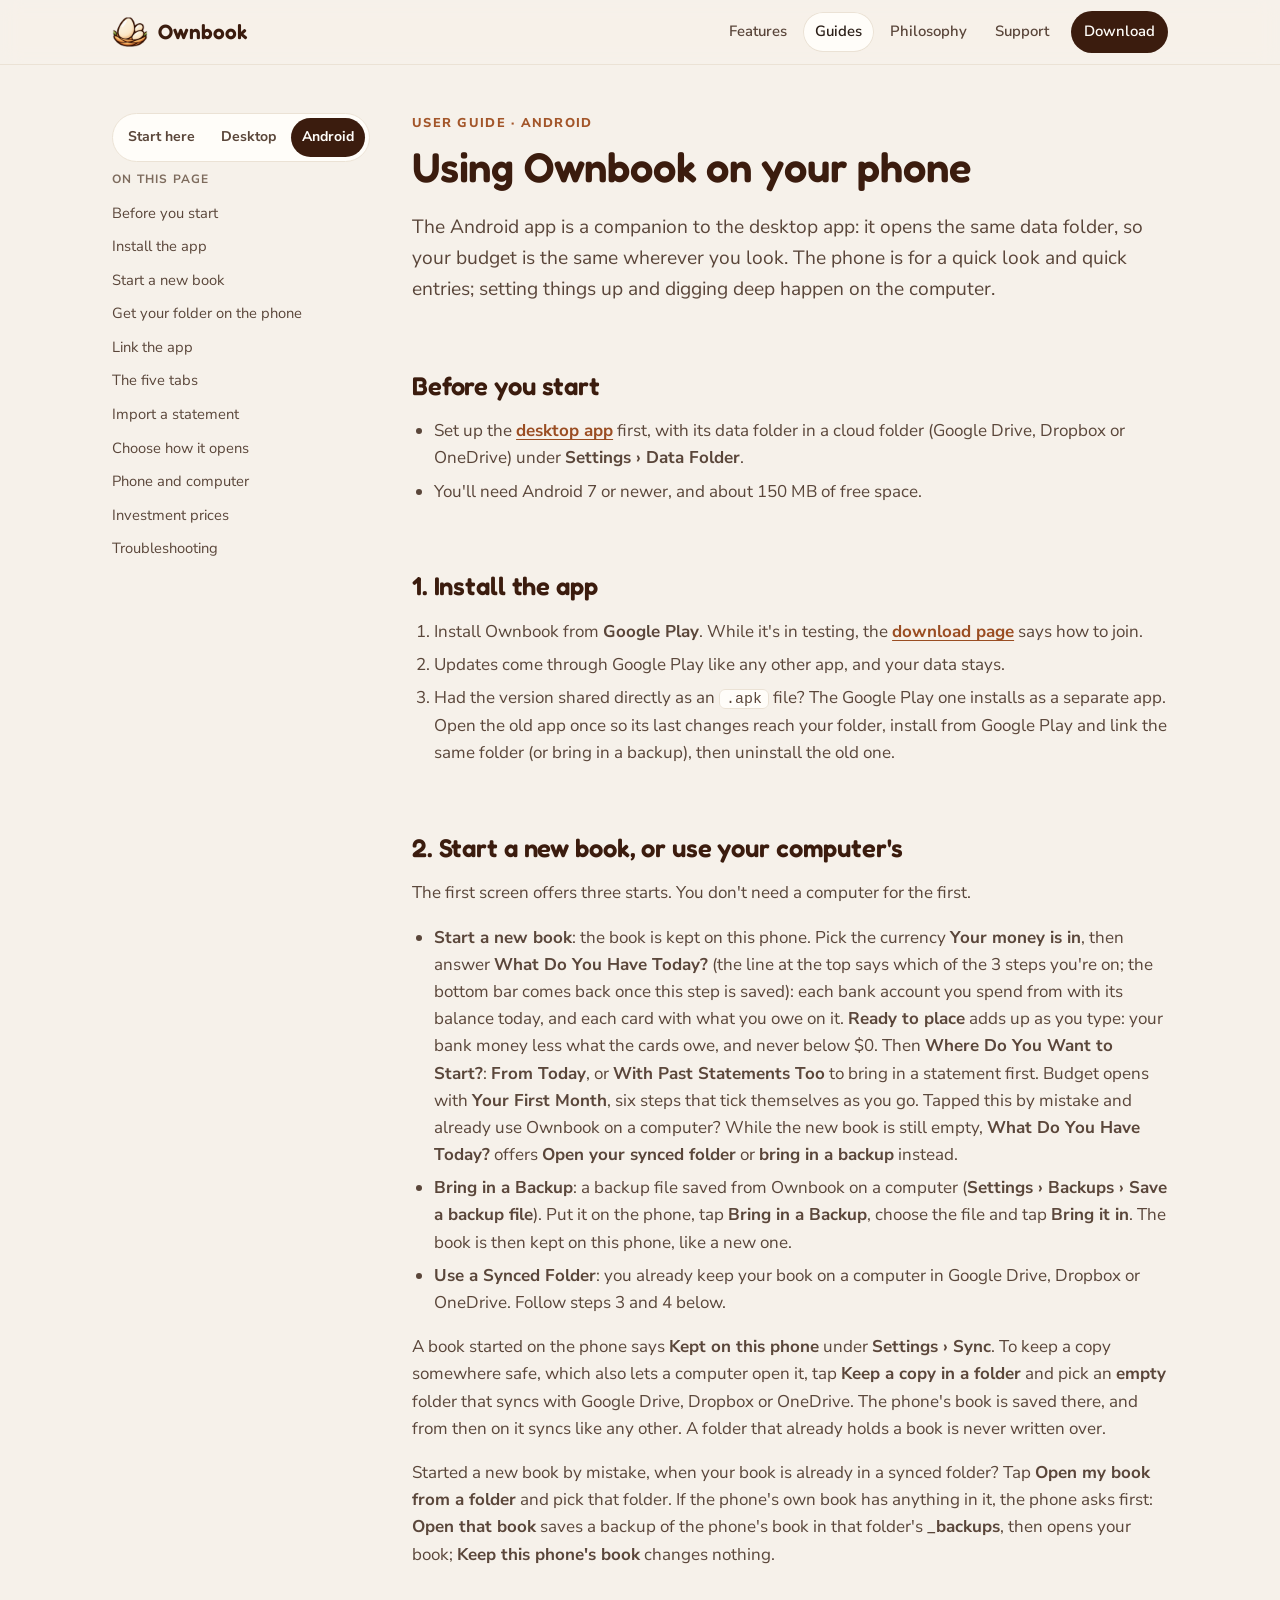
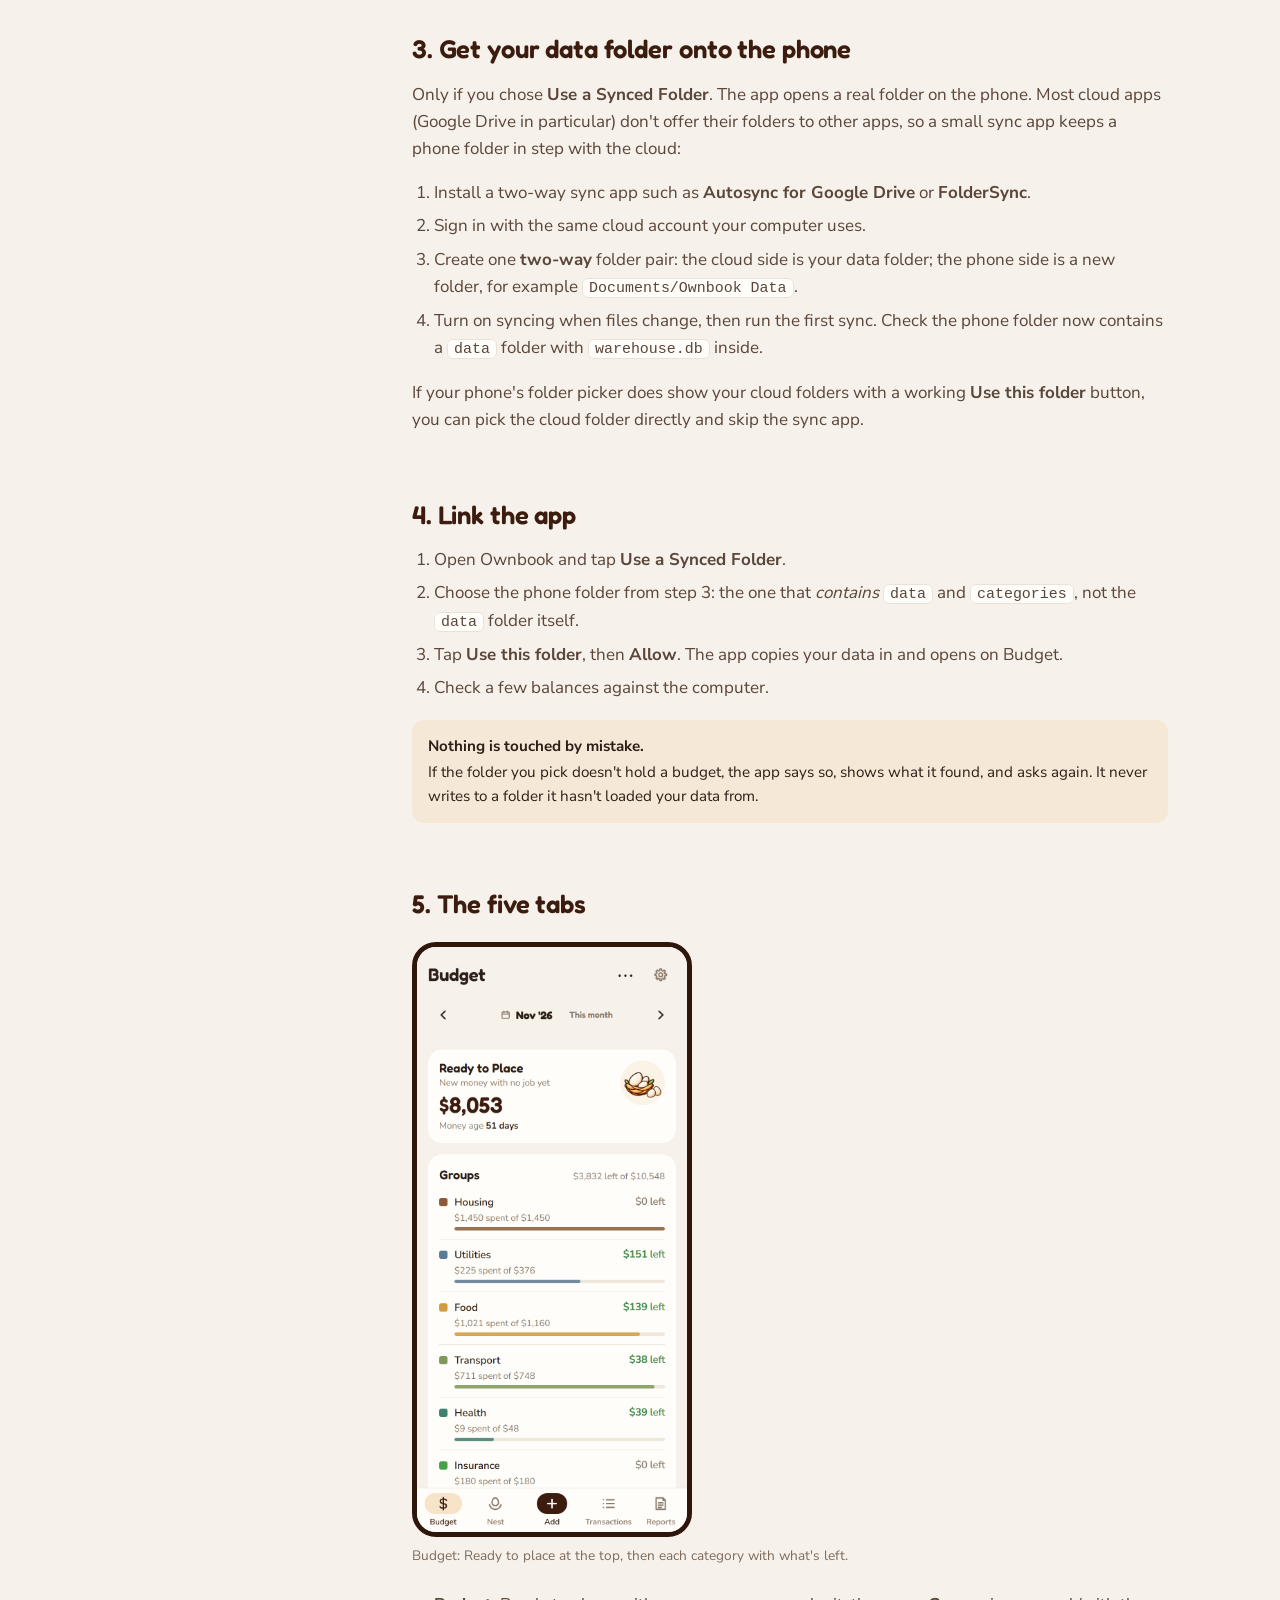
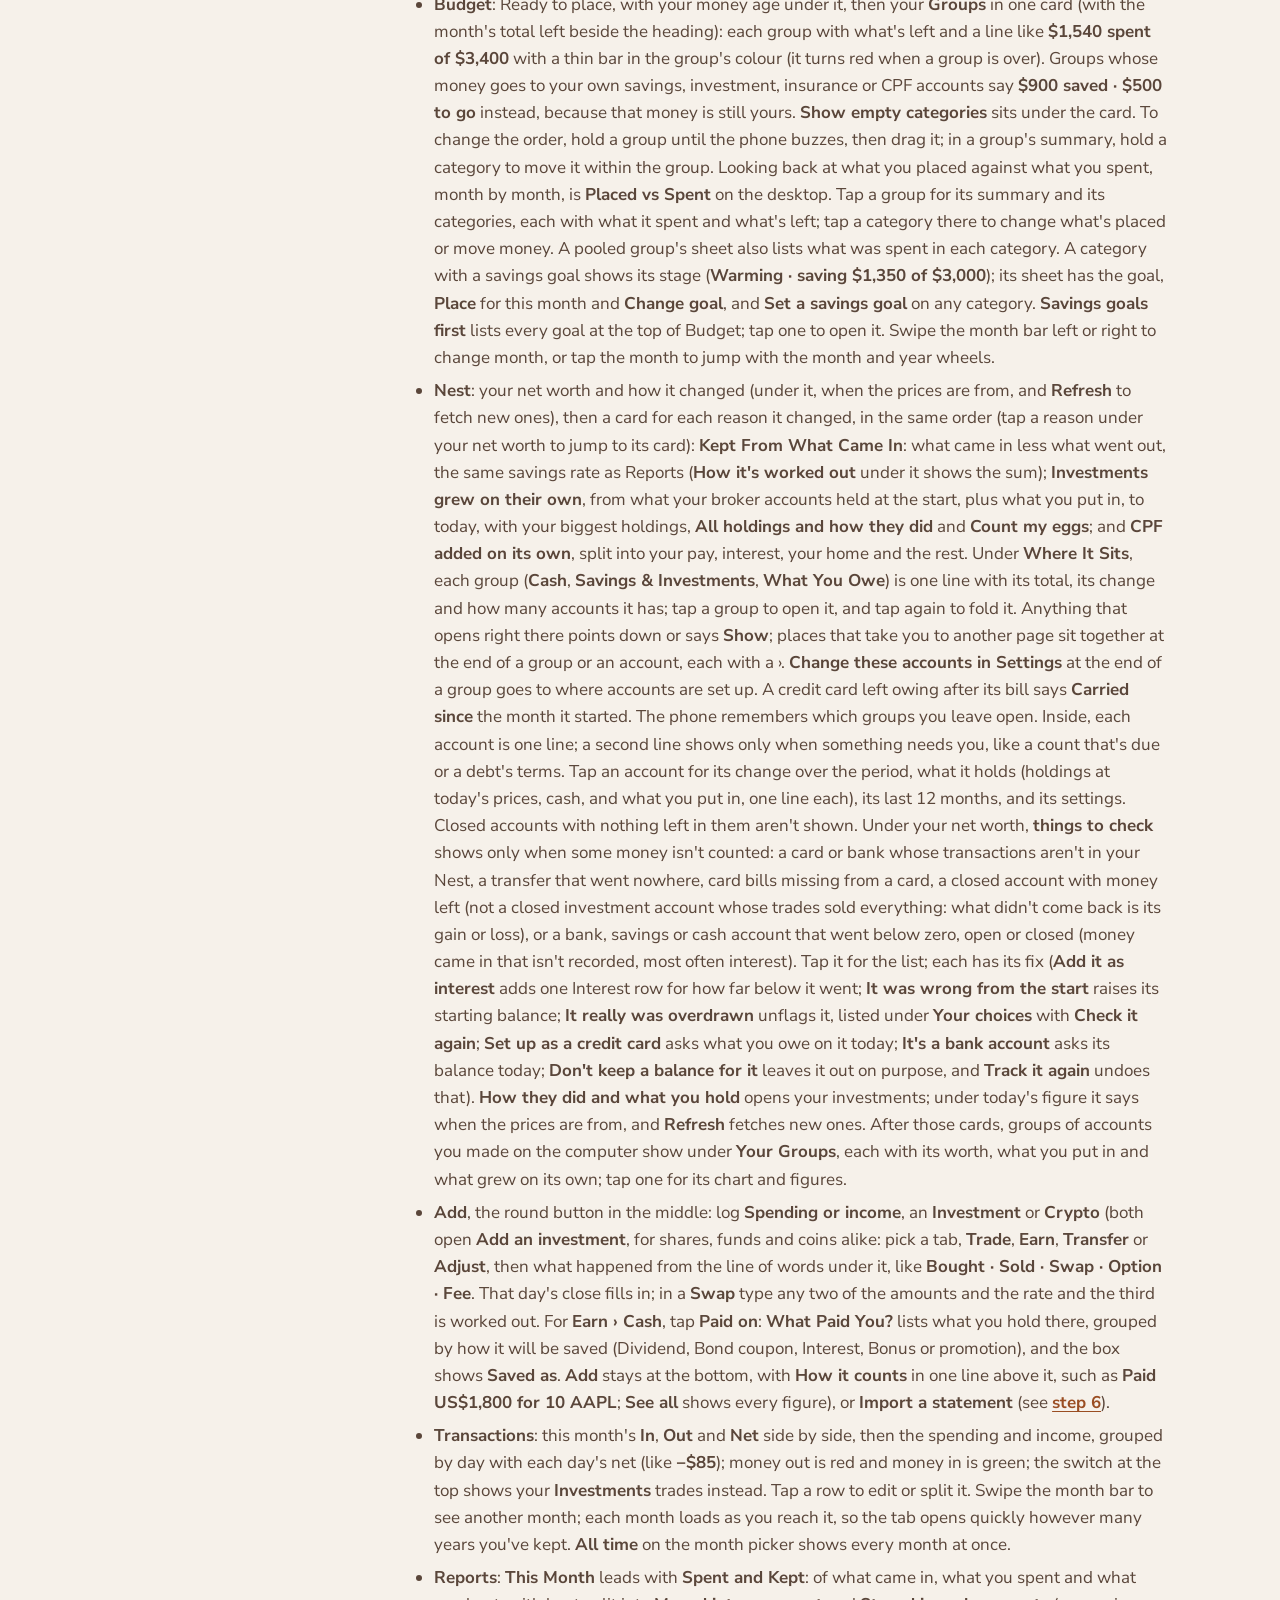
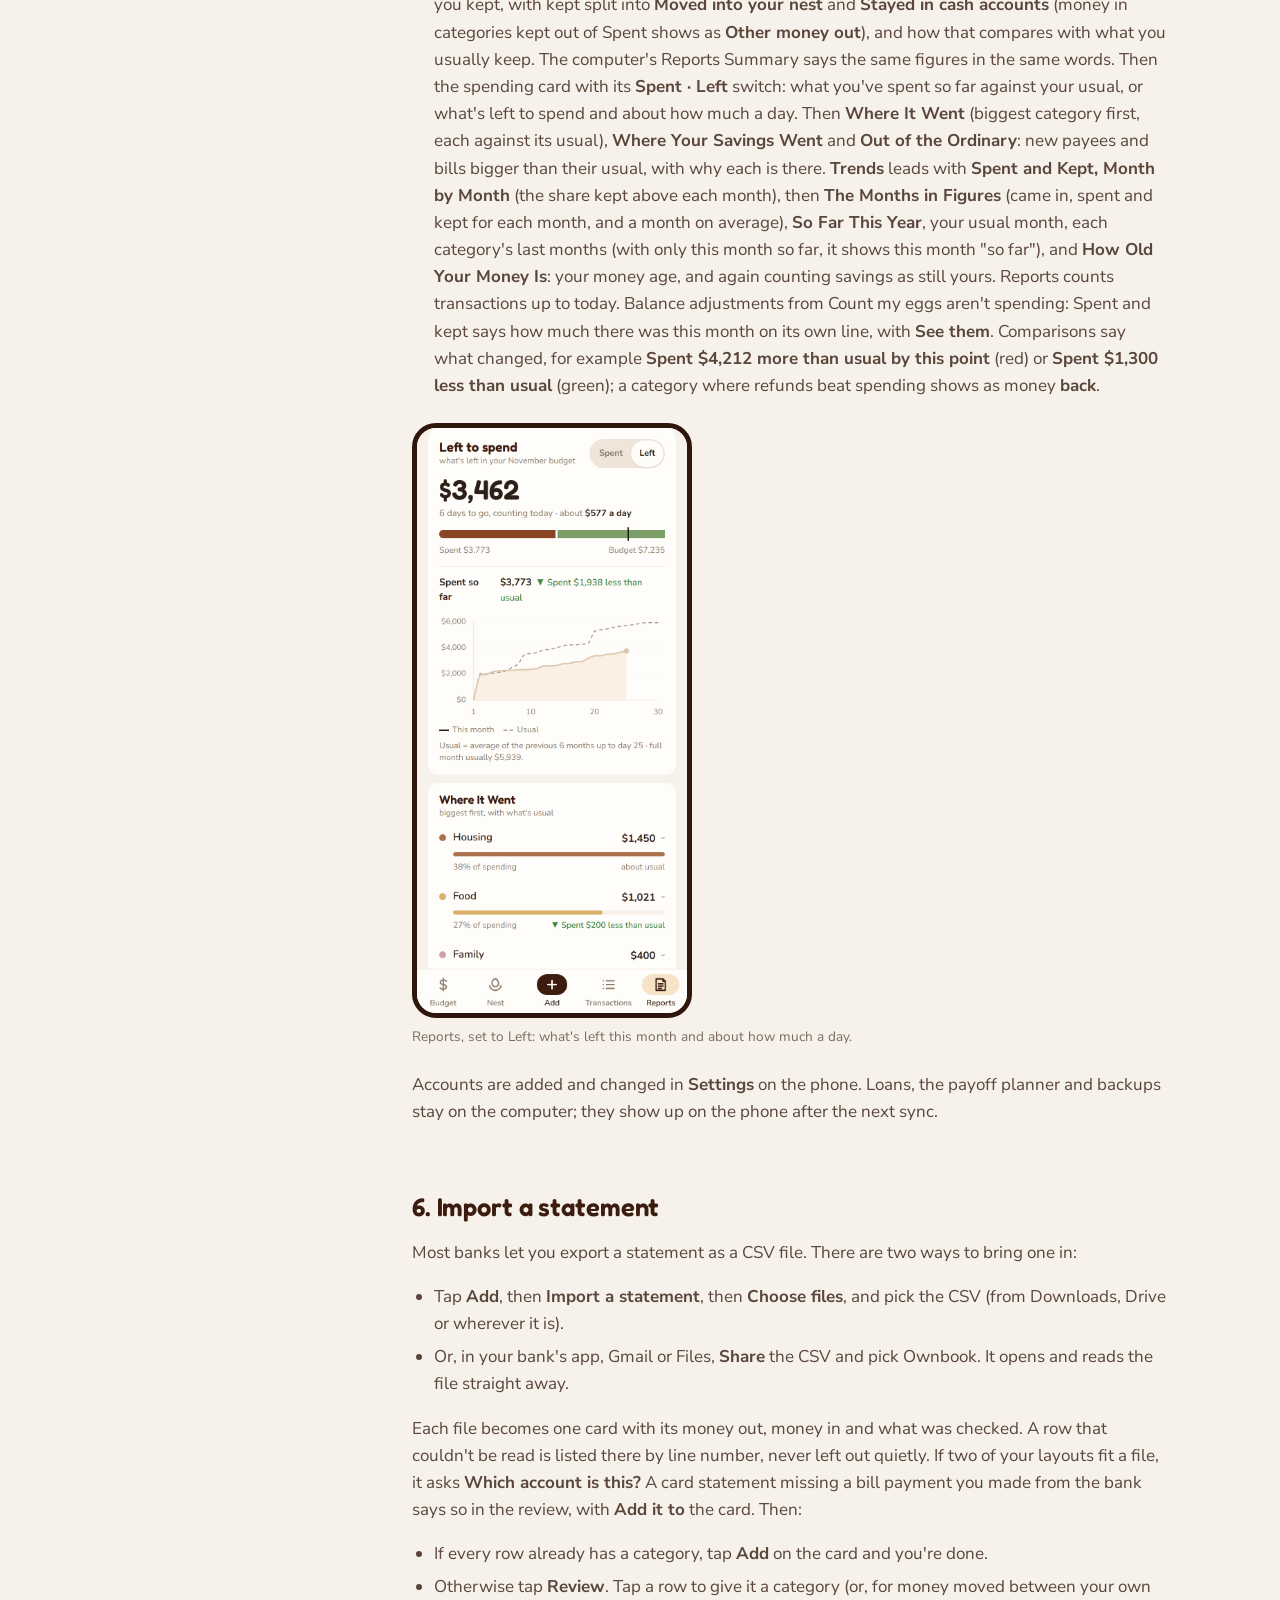
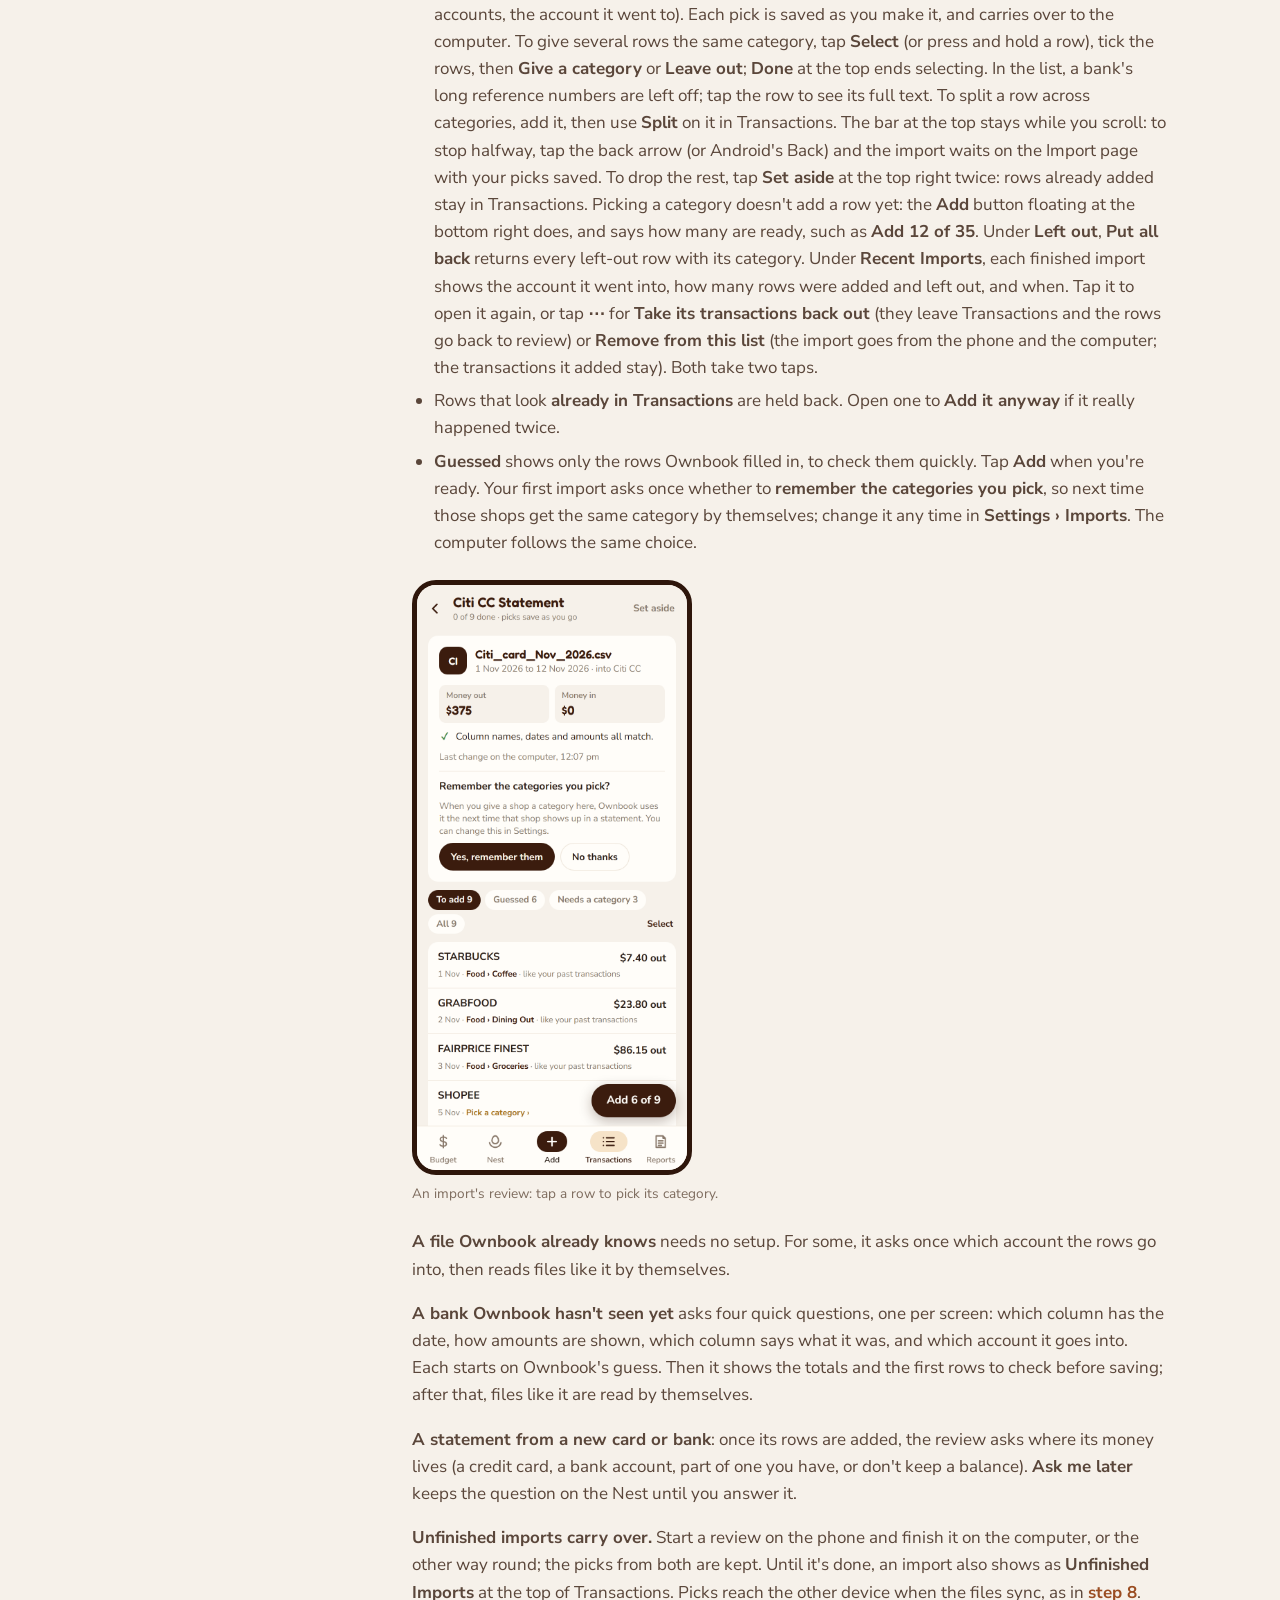
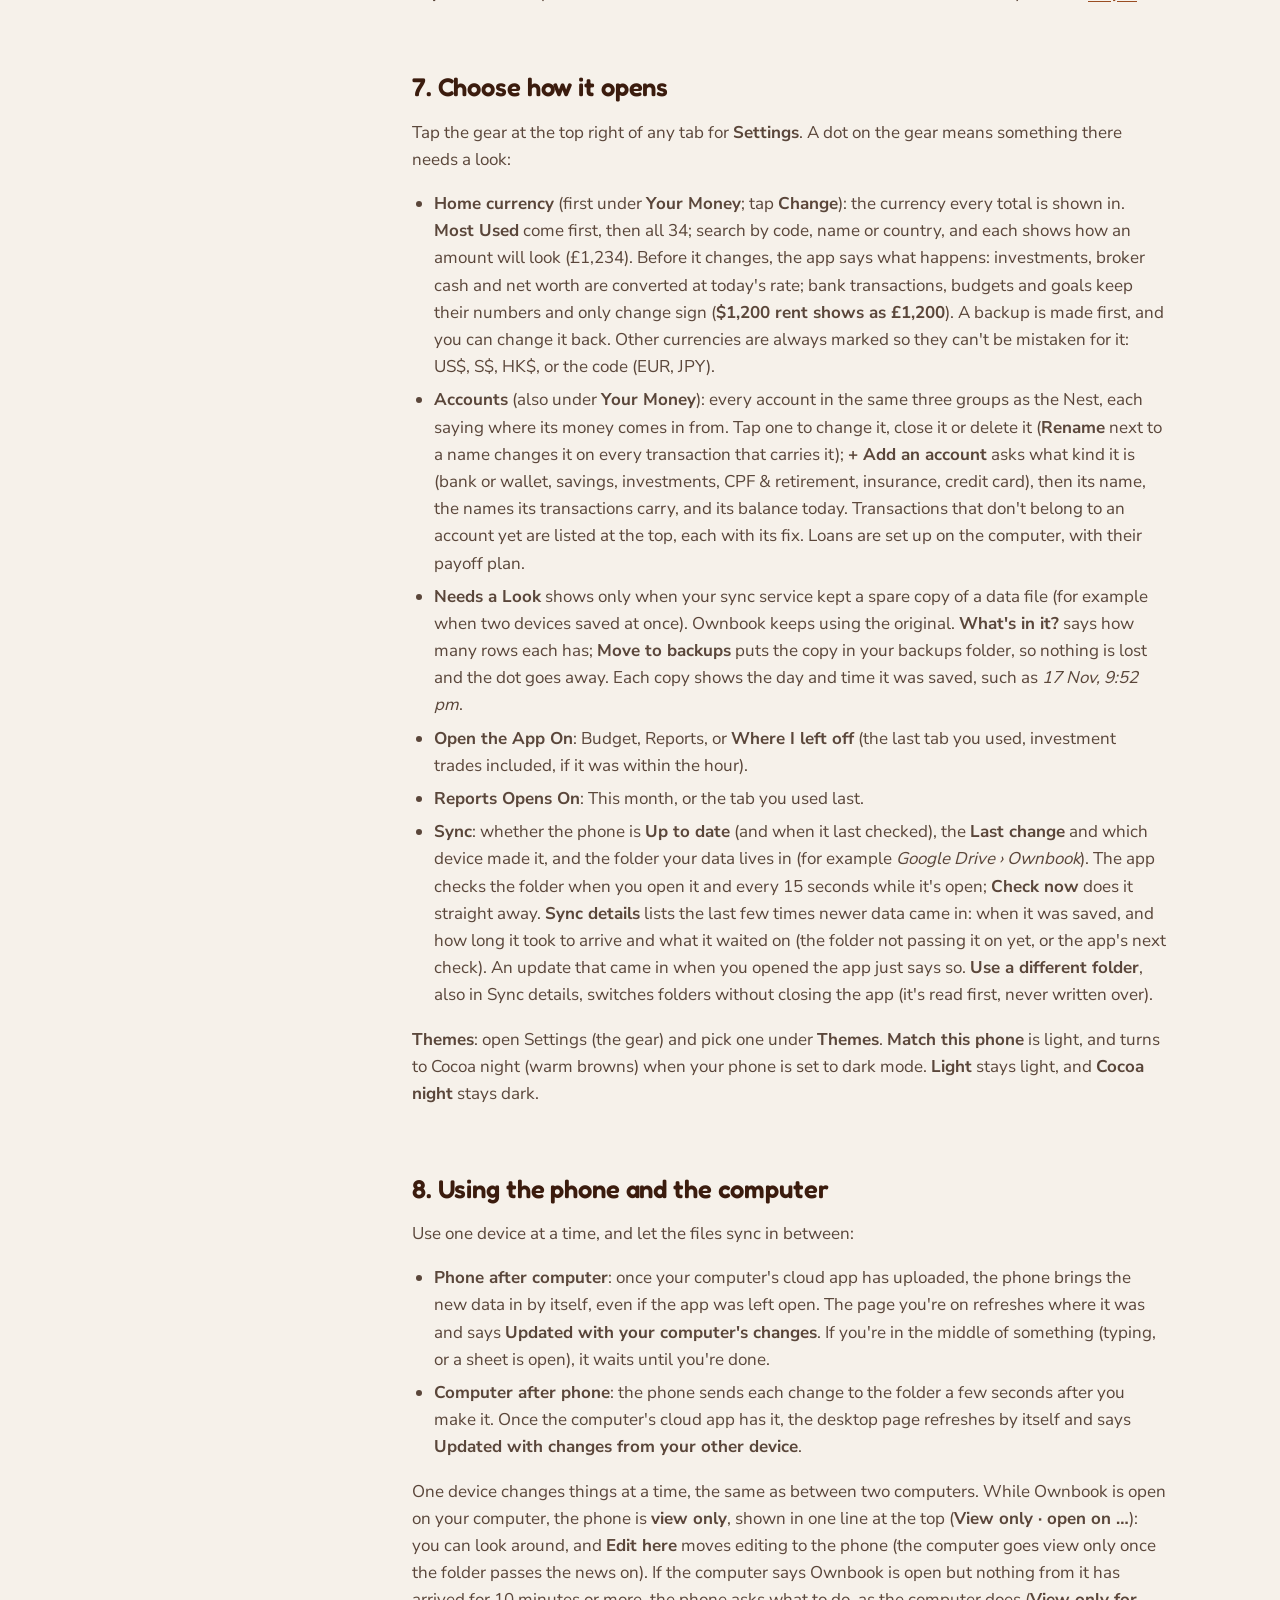
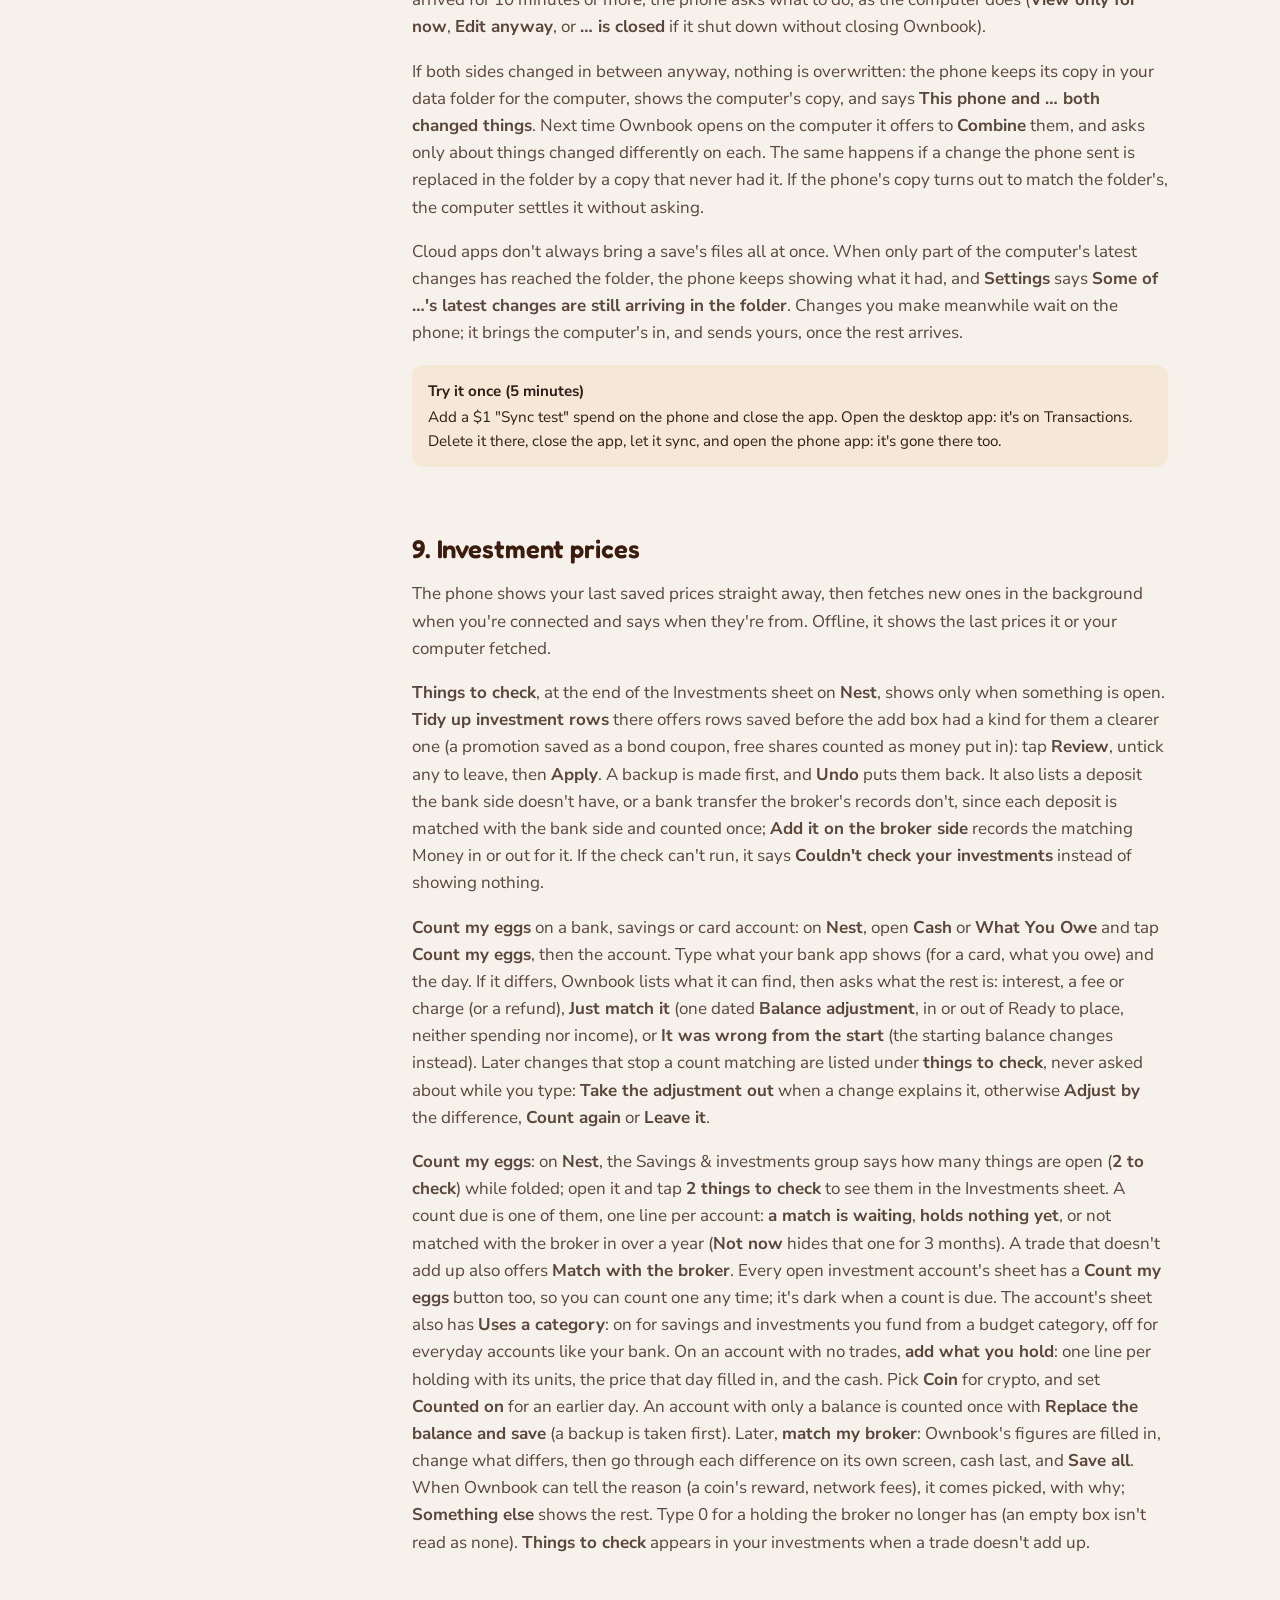
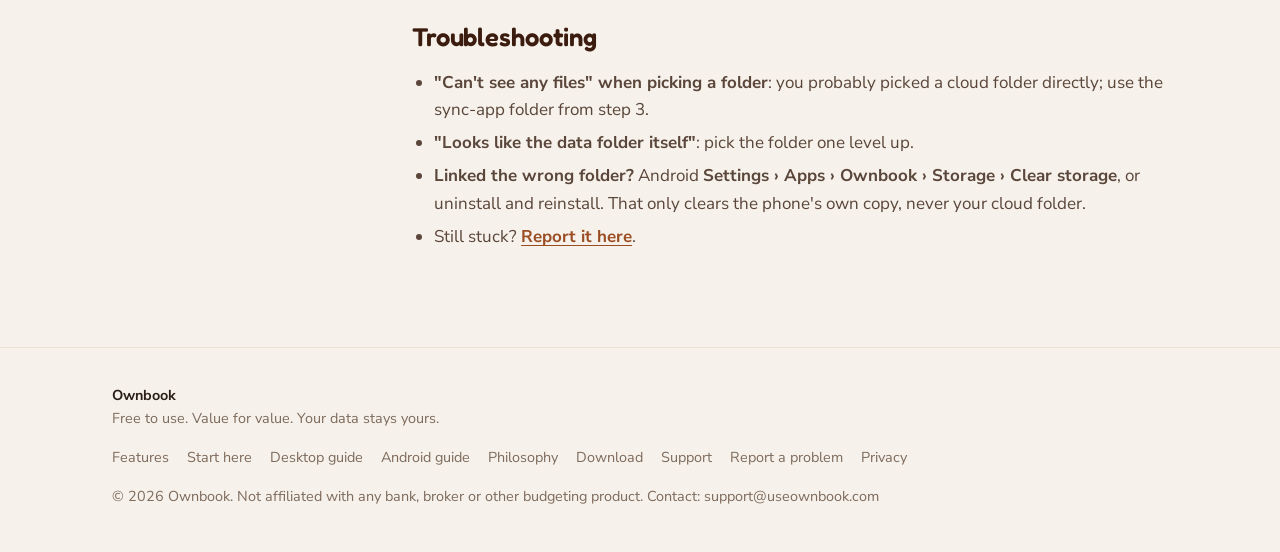
<file: guide-android.html>
<!doctype html>
<html lang="en">
<head>
  <meta charset="utf-8">
  <meta name="viewport" content="width=device-width, initial-scale=1">
  <title>Android guide — Ownbook</title>
  <meta name="description" content="How to install Ownbook on Android, link it to the same data folder as your computer, and use it day to day.">
  <link rel="stylesheet" href="assets/site.css">
  <link rel="icon" href="assets/brand/favicon.ico" sizes="any">
  <link rel="icon" type="image/png" sizes="32x32" href="assets/brand/favicon-32.png">
  <link rel="apple-touch-icon" href="assets/brand/apple-touch-icon.png">
  <meta property="og:image" content="assets/brand/social-card.png">
  <meta name="theme-color" content="#FBF1E1">

</head>
<body>
<header class="site-head">
  <div class="wrap">
    <a class="brand" href="index.html">
      <img class="brand-mark" src="assets/brand/mark-96.png" alt="" width="36" height="36">
      <span>Ownbook</span>
    </a>
    <button class="nav-toggle" type="button" aria-label="Menu" aria-expanded="false" aria-controls="site-nav"
      onclick="var n=document.getElementById('site-nav');var o=n.classList.toggle('open');this.setAttribute('aria-expanded',o)">
      <svg viewBox="0 0 24 24" aria-hidden="true"><path d="M4 7h16M4 12h16M4 17h16"/></svg>
    </button>
    <nav class="nav" id="site-nav" aria-label="Main">
      <a href="features.html" >Features</a>
      <a href="guide-start.html" aria-current="page">Guides</a>
      <a href="philosophy.html" >Philosophy</a>
      <a href="support.html" >Support</a>
      <a class="btn btn-primary btn-sm" href="download.html" >Download</a>
    </nav>
  </div>
</header>

<main class="wrap doc">
  <aside class="toc">
    <div class="tabs"><a href="guide-start.html">Start here</a><a href="guide-desktop.html">Desktop</a><a href="guide-android.html" aria-current="page">Android</a></div>
    <strong>On this page</strong>
    <a href="#before">Before you start</a>
    <a href="#install">Install the app</a>
    <a href="#start">Start a new book</a>
    <a href="#folder">Get your folder on the phone</a>
    <a href="#link">Link the app</a>
    <a href="#tabs">The five tabs</a>
    <a href="#import">Import a statement</a>
    <a href="#settings">Choose how it opens</a>
    <a href="#both">Phone and computer</a>
    <a href="#prices">Investment prices</a>
    <a href="#trouble">Troubleshooting</a>
  </aside>
  <article class="prose">
    <div class="eyebrow">User guide · Android</div>
    <h1 style="font-size:clamp(1.9rem,4vw,2.6rem)">Using Ownbook on your phone</h1>
    <p class="lead">The Android app is a companion to the desktop app: it opens the same data folder, so your budget is the same wherever you look. The phone is for a quick look and quick entries; setting things up and digging deep happen on the computer.</p>

    <h2 id="before">Before you start</h2>
    <ul>
      <li>Set up the <a href="guide-desktop.html">desktop app</a> first, with its data folder in a cloud folder (Google Drive, Dropbox or OneDrive) under <b>Settings › Data Folder</b>.</li>
      <li>You'll need Android 7 or newer, and about 150 MB of free space.</li>
    </ul>

    <h2 id="install">1. Install the app</h2>
    <ol>
      <li>Install Ownbook from <b>Google Play</b>. While it's in testing, the <a href="download.html#android">download page</a> says how to join.</li>
      <li>Updates come through Google Play like any other app, and your data stays.</li>
      <li>Had the version shared directly as an <code>.apk</code> file? The Google Play one installs as a separate app. Open the old app once so its last changes reach your folder, install from Google Play and link the same folder (or bring in a backup), then uninstall the old one.</li>
    </ol>

    <h2 id="start">2. Start a new book, or use your computer's</h2>
    <p>The first screen offers three starts. You don't need a computer for the first.</p>
    <ul>
      <li><b>Start a new book</b>: the book is kept on this phone. Pick the currency <b>Your money is in</b>, then answer <b>What Do You Have Today?</b> (the line at the top says which of the 3 steps you're on; the bottom bar comes back once this step is saved): each bank account you spend from with its balance today, and each card with what you owe on it. <b>Ready to place</b> adds up as you type: your bank money less what the cards owe, and never below $0. Then <b>Where Do You Want to Start?</b>: <b>From Today</b>, or <b>With Past Statements Too</b> to bring in a statement first. Budget opens with <b>Your First Month</b>, six steps that tick themselves as you go. Tapped this by mistake and already use Ownbook on a computer? While the new book is still empty, <b>What Do You Have Today?</b> offers <b>Open your synced folder</b> or <b>bring in a backup</b> instead.</li>
      <li><b>Bring in a Backup</b>: a backup file saved from Ownbook on a computer (<b>Settings › Backups › Save a backup file</b>). Put it on the phone, tap <b>Bring in a Backup</b>, choose the file and tap <b>Bring it in</b>. The book is then kept on this phone, like a new one.</li>
      <li><b>Use a Synced Folder</b>: you already keep your book on a computer in Google Drive, Dropbox or OneDrive. Follow steps 3 and 4 below.</li>
    </ul>
    <p>A book started on the phone says <b>Kept on this phone</b> under <b>Settings › Sync</b>. To keep a copy somewhere safe, which also lets a computer open it, tap <b>Keep a copy in a folder</b> and pick an <b>empty</b> folder that syncs with Google Drive, Dropbox or OneDrive. The phone's book is saved there, and from then on it syncs like any other. A folder that already holds a book is never written over.</p>
    <p>Started a new book by mistake, when your book is already in a synced folder? Tap <b>Open my book from a folder</b> and pick that folder. If the phone's own book has anything in it, the phone asks first: <b>Open that book</b> saves a backup of the phone's book in that folder's <b>_backups</b>, then opens your book; <b>Keep this phone's book</b> changes nothing.</p>

    <h2 id="folder">3. Get your data folder onto the phone</h2>
    <p>Only if you chose <b>Use a Synced Folder</b>. The app opens a real folder on the phone. Most cloud apps (Google Drive in particular) don't offer their folders to other apps, so a small sync app keeps a phone folder in step with the cloud:</p>
    <ol>
      <li>Install a two-way sync app such as <b>Autosync for Google Drive</b> or <b>FolderSync</b>.</li>
      <li>Sign in with the same cloud account your computer uses.</li>
      <li>Create one <b>two-way</b> folder pair: the cloud side is your data folder; the phone side is a new folder, for example <code>Documents/Ownbook Data</code>.</li>
      <li>Turn on syncing when files change, then run the first sync. Check the phone folder now contains a <code>data</code> folder with <code>warehouse.db</code> inside.</li>
    </ol>
    <p class="muted">If your phone's folder picker does show your cloud folders with a working <b>Use this folder</b> button, you can pick the cloud folder directly and skip the sync app.</p>

    <h2 id="link">4. Link the app</h2>
    <ol>
      <li>Open Ownbook and tap <b>Use a Synced Folder</b>.</li>
      <li>Choose the phone folder from step 3: the one that <i>contains</i> <code>data</code> and <code>categories</code>, not the <code>data</code> folder itself.</li>
      <li>Tap <b>Use this folder</b>, then <b>Allow</b>. The app copies your data in and opens on Budget.</li>
      <li>Check a few balances against the computer.</li>
    </ol>
    <div class="note"><strong>Nothing is touched by mistake.</strong>If the folder you pick doesn't hold a budget, the app says so, shows what it found, and asks again. It never writes to a folder it hasn't loaded your data from.</div>

    <h2 id="tabs">5. The five tabs</h2>
    <figure class="phone"><img src="assets/img/phone-budget.png" alt="Budget on the phone" width="390" height="844" loading="lazy"><figcaption>Budget: Ready to place at the top, then each category with what's left.</figcaption></figure>
    <ul>
      <li><b>Budget</b>: Ready to place, with your money age under it, then your <b>Groups</b> in one card (with the month's total left beside the heading): each group with what's left and a line like <b>$1,540 spent of $3,400</b> with a thin bar in the group's colour (it turns red when a group is over). Groups whose money goes to your own savings, investment, insurance or CPF accounts say <b>$900 saved · $500 to go</b> instead, because that money is still yours. <b>Show empty categories</b> sits under the card. To change the order, hold a group until the phone buzzes, then drag it; in a group's summary, hold a category to move it within the group. Looking back at what you placed against what you spent, month by month, is <b>Placed vs Spent</b> on the desktop. Tap a group for its summary and its categories, each with what it spent and what's left; tap a category there to change what's placed or move money. A pooled group's sheet also lists what was spent in each category. A category with a savings goal shows its stage (<b>Warming · saving $1,350 of $3,000</b>); its sheet has the goal, <b>Place</b> for this month and <b>Change goal</b>, and <b>Set a savings goal</b> on any category. <b>Savings goals first</b> lists every goal at the top of Budget; tap one to open it. Swipe the month bar left or right to change month, or tap the month to jump with the month and year wheels.</li>
      <li><b>Nest</b>: your net worth and how it changed (under it, when the prices are from, and <b>Refresh</b> to fetch new ones), then a card for each reason it changed, in the same order (tap a reason under your net worth to jump to its card): <b>Kept From What Came In</b>: what came in less what went out, the same savings rate as Reports (<b>How it's worked out</b> under it shows the sum); <b>Investments grew on their own</b>, from what your broker accounts held at the start, plus what you put in, to today, with your biggest holdings, <b>All holdings and how they did</b> and <b>Count my eggs</b>; and <b>CPF added on its own</b>, split into your pay, interest, your home and the rest. Under <b>Where It Sits</b>, each group (<b>Cash</b>, <b>Savings &amp; Investments</b>, <b>What You Owe</b>) is one line with its total, its change and how many accounts it has; tap a group to open it, and tap again to fold it. Anything that opens right there points down or says <b>Show</b>; places that take you to another page sit together at the end of a group or an account, each with a ›. <b>Change these accounts in Settings</b> at the end of a group goes to where accounts are set up. A credit card left owing after its bill says <b>Carried since</b> the month it started. The phone remembers which groups you leave open. Inside, each account is one line; a second line shows only when something needs you, like a count that's due or a debt's terms. Tap an account for its change over the period, what it holds (holdings at today's prices, cash, and what you put in, one line each), its last 12 months, and its settings. Closed accounts with nothing left in them aren't shown. Under your net worth, <b>things to check</b> shows only when some money isn't counted: a card or bank whose transactions aren't in your Nest, a transfer that went nowhere, card bills missing from a card, a closed account with money left (not a closed investment account whose trades sold everything: what didn't come back is its gain or loss), or a bank, savings or cash account that went below zero, open or closed (money came in that isn't recorded, most often interest). Tap it for the list; each has its fix (<b>Add it as interest</b> adds one Interest row for how far below it went; <b>It was wrong from the start</b> raises its starting balance; <b>It really was overdrawn</b> unflags it, listed under <b>Your choices</b> with <b>Check it again</b>; <b>Set up as a credit card</b> asks what you owe on it today; <b>It's a bank account</b> asks its balance today; <b>Don't keep a balance for it</b> leaves it out on purpose, and <b>Track it again</b> undoes that). <b>How they did and what you hold</b> opens your investments; under today's figure it says when the prices are from, and <b>Refresh</b> fetches new ones. After those cards, groups of accounts you made on the computer show under <b>Your Groups</b>, each with its worth, what you put in and what grew on its own; tap one for its chart and figures.</li>
      <li><b>Add</b>, the round button in the middle: log <b>Spending or income</b>, an <b>Investment</b> or <b>Crypto</b> (both open <b>Add an investment</b>, for shares, funds and coins alike: pick a tab, <b>Trade</b>, <b>Earn</b>, <b>Transfer</b> or <b>Adjust</b>, then what happened from the line of words under it, like <b>Bought · Sold · Swap · Option · Fee</b>. That day's close fills in; in a <b>Swap</b> type any two of the amounts and the rate and the third is worked out. For <b>Earn › Cash</b>, tap <b>Paid on</b>: <b>What Paid You?</b> lists what you hold there, grouped by how it will be saved (Dividend, Bond coupon, Interest, Bonus or promotion), and the box shows <b>Saved as</b>. <b>Add</b> stays at the bottom, with <b>How it counts</b> in one line above it, such as <b>Paid US$1,800 for 10 AAPL</b>; <b>See all</b> shows every figure), or <b>Import a statement</b> (see <a href="#import">step 6</a>).</li>
      <li><b>Transactions</b>: this month's <b>In</b>, <b>Out</b> and <b>Net</b> side by side, then the spending and income, grouped by day with each day's net (like <b>−$85</b>); money out is red and money in is green; the switch at the top shows your <b>Investments</b> trades instead. Tap a row to edit or split it. Swipe the month bar to see another month; each month loads as you reach it, so the tab opens quickly however many years you've kept. <b>All time</b> on the month picker shows every month at once.</li>
      <li><b>Reports</b>: <b>This Month</b> leads with <b>Spent and Kept</b>: of what came in, what you spent and what you kept, with kept split into <b>Moved into your nest</b> and <b>Stayed in cash accounts</b> (money in categories kept out of Spent shows as <b>Other money out</b>), and how that compares with what you usually keep. The computer's Reports Summary says the same figures in the same words. Then the spending card with its <b>Spent · Left</b> switch: what you've spent so far against your usual, or what's left to spend and about how much a day. Then <b>Where It Went</b> (biggest category first, each against its usual), <b>Where Your Savings Went</b> and <b>Out of the Ordinary</b>: new payees and bills bigger than their usual, with why each is there. <b>Trends</b> leads with <b>Spent and Kept, Month by Month</b> (the share kept above each month), then <b>The Months in Figures</b> (came in, spent and kept for each month, and a month on average), <b>So Far This Year</b>, your usual month, each category's last months (with only this month so far, it shows this month "so far"), and <b>How Old Your Money Is</b>: your money age, and again counting savings as still yours. Reports counts transactions up to today. Balance adjustments from Count my eggs aren't spending: Spent and kept says how much there was this month on its own line, with <b>See them</b>. Comparisons say what changed, for example <b>Spent $4,212 more than usual by this point</b> (red) or <b>Spent $1,300 less than usual</b> (green); a category where refunds beat spending shows as money <b>back</b>.</li>
    </ul>
    <figure class="phone"><img src="assets/img/phone-reports-left.png" alt="Reports on the phone, leading with what's left to spend" width="390" height="844" loading="lazy"><figcaption>Reports, set to Left: what's left this month and about how much a day.</figcaption></figure>
    <p>Accounts are added and changed in <b>Settings</b> on the phone. Loans, the payoff planner and backups stay on the computer; they show up on the phone after the next sync.</p>

    <h2 id="import">6. Import a statement</h2>
    <p>Most banks let you export a statement as a CSV file. There are two ways to bring one in:</p>
    <ul>
      <li>Tap <b>Add</b>, then <b>Import a statement</b>, then <b>Choose files</b>, and pick the CSV (from Downloads, Drive or wherever it is).</li>
      <li>Or, in your bank's app, Gmail or Files, <b>Share</b> the CSV and pick Ownbook. It opens and reads the file straight away.</li>
    </ul>
    <p>Each file becomes one card with its money out, money in and what was checked. A row that couldn't be read is listed there by line number, never left out quietly. If two of your layouts fit a file, it asks <b>Which account is this?</b> A card statement missing a bill payment you made from the bank says so in the review, with <b>Add it to</b> the card. Then:</p>
    <ul>
      <li>If every row already has a category, tap <b>Add</b> on the card and you're done.</li>
      <li>Otherwise tap <b>Review</b>. Tap a row to give it a category (or, for money moved between your own accounts, the account it went to). Each pick is saved as you make it, and carries over to the computer. To give several rows the same category, tap <b>Select</b> (or press and hold a row), tick the rows, then <b>Give a category</b> or <b>Leave out</b>; <b>Done</b> at the top ends selecting. In the list, a bank's long reference numbers are left off; tap the row to see its full text. To split a row across categories, add it, then use <b>Split</b> on it in Transactions. The bar at the top stays while you scroll: to stop halfway, tap the back arrow (or Android's Back) and the import waits on the Import page with your picks saved. To drop the rest, tap <b>Set aside</b> at the top right twice: rows already added stay in Transactions. Picking a category doesn't add a row yet: the <b>Add</b> button floating at the bottom right does, and says how many are ready, such as <b>Add 12 of 35</b>. Under <b>Left out</b>, <b>Put all back</b> returns every left-out row with its category. Under <b>Recent Imports</b>, each finished import shows the account it went into, how many rows were added and left out, and when. Tap it to open it again, or tap <b>⋯</b> for <b>Take its transactions back out</b> (they leave Transactions and the rows go back to review) or <b>Remove from this list</b> (the import goes from the phone and the computer; the transactions it added stay). Both take two taps.</li>
      <li>Rows that look <b>already in Transactions</b> are held back. Open one to <b>Add it anyway</b> if it really happened twice.</li>
      <li><b>Guessed</b> shows only the rows Ownbook filled in, to check them quickly. Tap <b>Add</b> when you're ready. Your first import asks once whether to <b>remember the categories you pick</b>, so next time those shops get the same category by themselves; change it any time in <b>Settings › Imports</b>. The computer follows the same choice.</li>
    </ul>
    <figure class="phone"><img src="assets/img/phone-import-review.png" alt="Reviewing an imported card statement on the phone" width="390" height="844" loading="lazy"><figcaption>An import's review: tap a row to pick its category.</figcaption></figure>
    <p><b>A file Ownbook already knows</b> needs no setup. For some, it asks once which account the rows go into, then reads files like it by themselves.</p>
    <p><b>A bank Ownbook hasn't seen yet</b> asks four quick questions, one per screen: which column has the date, how amounts are shown, which column says what it was, and which account it goes into. Each starts on Ownbook's guess. Then it shows the totals and the first rows to check before saving; after that, files like it are read by themselves.</p>
    <p><b>A statement from a new card or bank</b>: once its rows are added, the review asks where its money lives (a credit card, a bank account, part of one you have, or don't keep a balance). <b>Ask me later</b> keeps the question on the Nest until you answer it.</p>
    <p><b>Unfinished imports carry over.</b> Start a review on the phone and finish it on the computer, or the other way round; the picks from both are kept. Until it's done, an import also shows as <b>Unfinished Imports</b> at the top of Transactions. Picks reach the other device when the files sync, as in <a href="#both">step 8</a>.</p>

    <h2 id="settings">7. Choose how it opens</h2>
    <p>Tap the gear at the top right of any tab for <b>Settings</b>. A dot on the gear means something there needs a look:</p>
    <ul>
      <li><b>Home currency</b> (first under <b>Your Money</b>; tap <b>Change</b>): the currency every total is shown in. <b>Most Used</b> come first, then all 34; search by code, name or country, and each shows how an amount will look (£1,234). Before it changes, the app says what happens: investments, broker cash and net worth are converted at today's rate; bank transactions, budgets and goals keep their numbers and only change sign (<b>$1,200 rent shows as £1,200</b>). A backup is made first, and you can change it back. Other currencies are always marked so they can't be mistaken for it: US$, S$, HK$, or the code (EUR, JPY).</li>
      <li><b>Accounts</b> (also under <b>Your Money</b>): every account in the same three groups as the Nest, each saying where its money comes in from. Tap one to change it, close it or delete it (<b>Rename</b> next to a name changes it on every transaction that carries it); <b>+ Add an account</b> asks what kind it is (bank or wallet, savings, investments, CPF &amp; retirement, insurance, credit card), then its name, the names its transactions carry, and its balance today. Transactions that don't belong to an account yet are listed at the top, each with its fix. Loans are set up on the computer, with their payoff plan.</li>
      <li><b>Needs a Look</b> shows only when your sync service kept a spare copy of a data file (for example when two devices saved at once). Ownbook keeps using the original. <b>What's in it?</b> says how many rows each has; <b>Move to backups</b> puts the copy in your backups folder, so nothing is lost and the dot goes away. Each copy shows the day and time it was saved, such as <i>17 Nov, 9:52 pm</i>.</li>
      <li><b>Open the App On</b>: Budget, Reports, or <b>Where I left off</b> (the last tab you used, investment trades included, if it was within the hour).</li>
      <li><b>Reports Opens On</b>: This month, or the tab you used last.</li>
      <li><b>Sync</b>: whether the phone is <b>Up to date</b> (and when it last checked), the <b>Last change</b> and which device made it, and the folder your data lives in (for example <i>Google Drive › Ownbook</i>). The app checks the folder when you open it and every 15 seconds while it's open; <b>Check now</b> does it straight away. <b>Sync details</b> lists the last few times newer data came in: when it was saved, and how long it took to arrive and what it waited on (the folder not passing it on yet, or the app's next check). An update that came in when you opened the app just says so. <b>Use a different folder</b>, also in Sync details, switches folders without closing the app (it's read first, never written over).</li>
    </ul>

    <p><b>Themes</b>: open Settings (the gear) and pick one under <b>Themes</b>. <b>Match this phone</b> is light, and turns to Cocoa night (warm browns) when your phone is set to dark mode. <b>Light</b> stays light, and <b>Cocoa night</b> stays dark.</p>

    <h2 id="both">8. Using the phone and the computer</h2>
    <p>Use one device at a time, and let the files sync in between:</p>
    <ul>
      <li><b>Phone after computer</b>: once your computer's cloud app has uploaded, the phone brings the new data in by itself, even if the app was left open. The page you're on refreshes where it was and says <b>Updated with your computer's changes</b>. If you're in the middle of something (typing, or a sheet is open), it waits until you're done.</li>
      <li><b>Computer after phone</b>: the phone sends each change to the folder a few seconds after you make it. Once the computer's cloud app has it, the desktop page refreshes by itself and says <b>Updated with changes from your other device</b>.</li>
    </ul>
    <p>One device changes things at a time, the same as between two computers. While Ownbook is open on your computer, the phone is <b>view only</b>, shown in one line at the top (<b>View only · open on …</b>): you can look around, and <b>Edit here</b> moves editing to the phone (the computer goes view only once the folder passes the news on). If the computer says Ownbook is open but nothing from it has arrived for 10 minutes or more, the phone asks what to do, as the computer does (<b>View only for now</b>, <b>Edit anyway</b>, or <b>… is closed</b> if it shut down without closing Ownbook).</p>
    <p>If both sides changed in between anyway, nothing is overwritten: the phone keeps its copy in your data folder for the computer, shows the computer's copy, and says <b>This phone and … both changed things</b>. Next time Ownbook opens on the computer it offers to <b>Combine</b> them, and asks only about things changed differently on each. The same happens if a change the phone sent is replaced in the folder by a copy that never had it. If the phone's copy turns out to match the folder's, the computer settles it without asking.</p>
    <p>Cloud apps don't always bring a save's files all at once. When only part of the computer's latest changes has reached the folder, the phone keeps showing what it had, and <b>Settings</b> says <b>Some of …'s latest changes are still arriving in the folder</b>. Changes you make meanwhile wait on the phone; it brings the computer's in, and sends yours, once the rest arrives.</p>
    <div class="note"><strong>Try it once (5 minutes)</strong>Add a $1 "Sync test" spend on the phone and close the app. Open the desktop app: it's on Transactions. Delete it there, close the app, let it sync, and open the phone app: it's gone there too.</div>

    <h2 id="prices">9. Investment prices</h2>
    <p>The phone shows your last saved prices straight away, then fetches new ones in the background when you're connected and says when they're from. Offline, it shows the last prices it or your computer fetched.</p>
    <p><b>Things to check</b>, at the end of the Investments sheet on <b>Nest</b>, shows only when something is open. <b>Tidy up investment rows</b> there offers rows saved before the add box had a kind for them a clearer one (a promotion saved as a bond coupon, free shares counted as money put in): tap <b>Review</b>, untick any to leave, then <b>Apply</b>. A backup is made first, and <b>Undo</b> puts them back. It also lists a deposit the bank side doesn't have, or a bank transfer the broker's records don't, since each deposit is matched with the bank side and counted once; <b>Add it on the broker side</b> records the matching Money in or out for it. If the check can't run, it says <b>Couldn't check your investments</b> instead of showing nothing.</p>
    <p><b>Count my eggs</b> on a bank, savings or card account: on <b>Nest</b>, open <b>Cash</b> or <b>What You Owe</b> and tap <b>Count my eggs</b>, then the account. Type what your bank app shows (for a card, what you owe) and the day. If it differs, Ownbook lists what it can find, then asks what the rest is: interest, a fee or charge (or a refund), <b>Just match it</b> (one dated <b>Balance adjustment</b>, in or out of Ready to place, neither spending nor income), or <b>It was wrong from the start</b> (the starting balance changes instead). Later changes that stop a count matching are listed under <b>things to check</b>, never asked about while you type: <b>Take the adjustment out</b> when a change explains it, otherwise <b>Adjust by</b> the difference, <b>Count again</b> or <b>Leave it</b>.</p>
    <p><b>Count my eggs</b>: on <b>Nest</b>, the Savings &amp; investments group says how many things are open (<b>2 to check</b>) while folded; open it and tap <b>2 things to check</b> to see them in the Investments sheet. A count due is one of them, one line per account: <b>a match is waiting</b>, <b>holds nothing yet</b>, or not matched with the broker in over a year (<b>Not now</b> hides that one for 3 months). A trade that doesn't add up also offers <b>Match with the broker</b>. Every open investment account's sheet has a <b>Count my eggs</b> button too, so you can count one any time; it's dark when a count is due. The account's sheet also has <b>Uses a category</b>: on for savings and investments you fund from a budget category, off for everyday accounts like your bank. On an account with no trades, <b>add what you hold</b>: one line per holding with its units, the price that day filled in, and the cash. Pick <b>Coin</b> for crypto, and set <b>Counted on</b> for an earlier day. An account with only a balance is counted once with <b>Replace the balance and save</b> (a backup is taken first). Later, <b>match my broker</b>: Ownbook's figures are filled in, change what differs, then go through each difference on its own screen, cash last, and <b>Save all</b>. When Ownbook can tell the reason (a coin's reward, network fees), it comes picked, with why; <b>Something else</b> shows the rest. Type 0 for a holding the broker no longer has (an empty box isn't read as none). <b>Things to check</b> appears in your investments when a trade doesn't add up.</p>

    <h2 id="trouble">Troubleshooting</h2>
    <ul>
      <li><b>"Can't see any files" when picking a folder</b>: you probably picked a cloud folder directly; use the sync-app folder from step 3.</li>
      <li><b>"Looks like the data folder itself"</b>: pick the folder one level up.</li>
      <li><b>Linked the wrong folder?</b> Android <b>Settings › Apps › Ownbook › Storage › Clear storage</b>, or uninstall and reinstall. That only clears the phone's own copy, never your cloud folder.</li>
      <li>Still stuck? <a href="mailto:support@useownbook.com">Report it here</a>.</li>
    </ul>
  </article>
</main>
<footer class="site-foot">
  <div class="wrap">
    <div>
      <strong style="color:var(--ink)">Ownbook</strong><br>
      Free to use. Value for value. Your data stays yours.
    </div>
    <nav aria-label="Footer">
      <a href="features.html">Features</a>
      <a href="guide-start.html">Start here</a>
      <a href="guide-desktop.html">Desktop guide</a>
      <a href="guide-android.html">Android guide</a>
      <a href="philosophy.html">Philosophy</a>
      <a href="download.html">Download</a>
      <a href="support.html">Support</a>
      <a href="mailto:support@useownbook.com">Report a problem</a>
      <a href="privacy.html">Privacy</a>
    </nav>
    <div style="width:100%">© 2026 Ownbook. Not affiliated with any bank, broker or other budgeting product. Contact: support@useownbook.com</div>
  </div>
</footer>

</body>
</html>
</file>
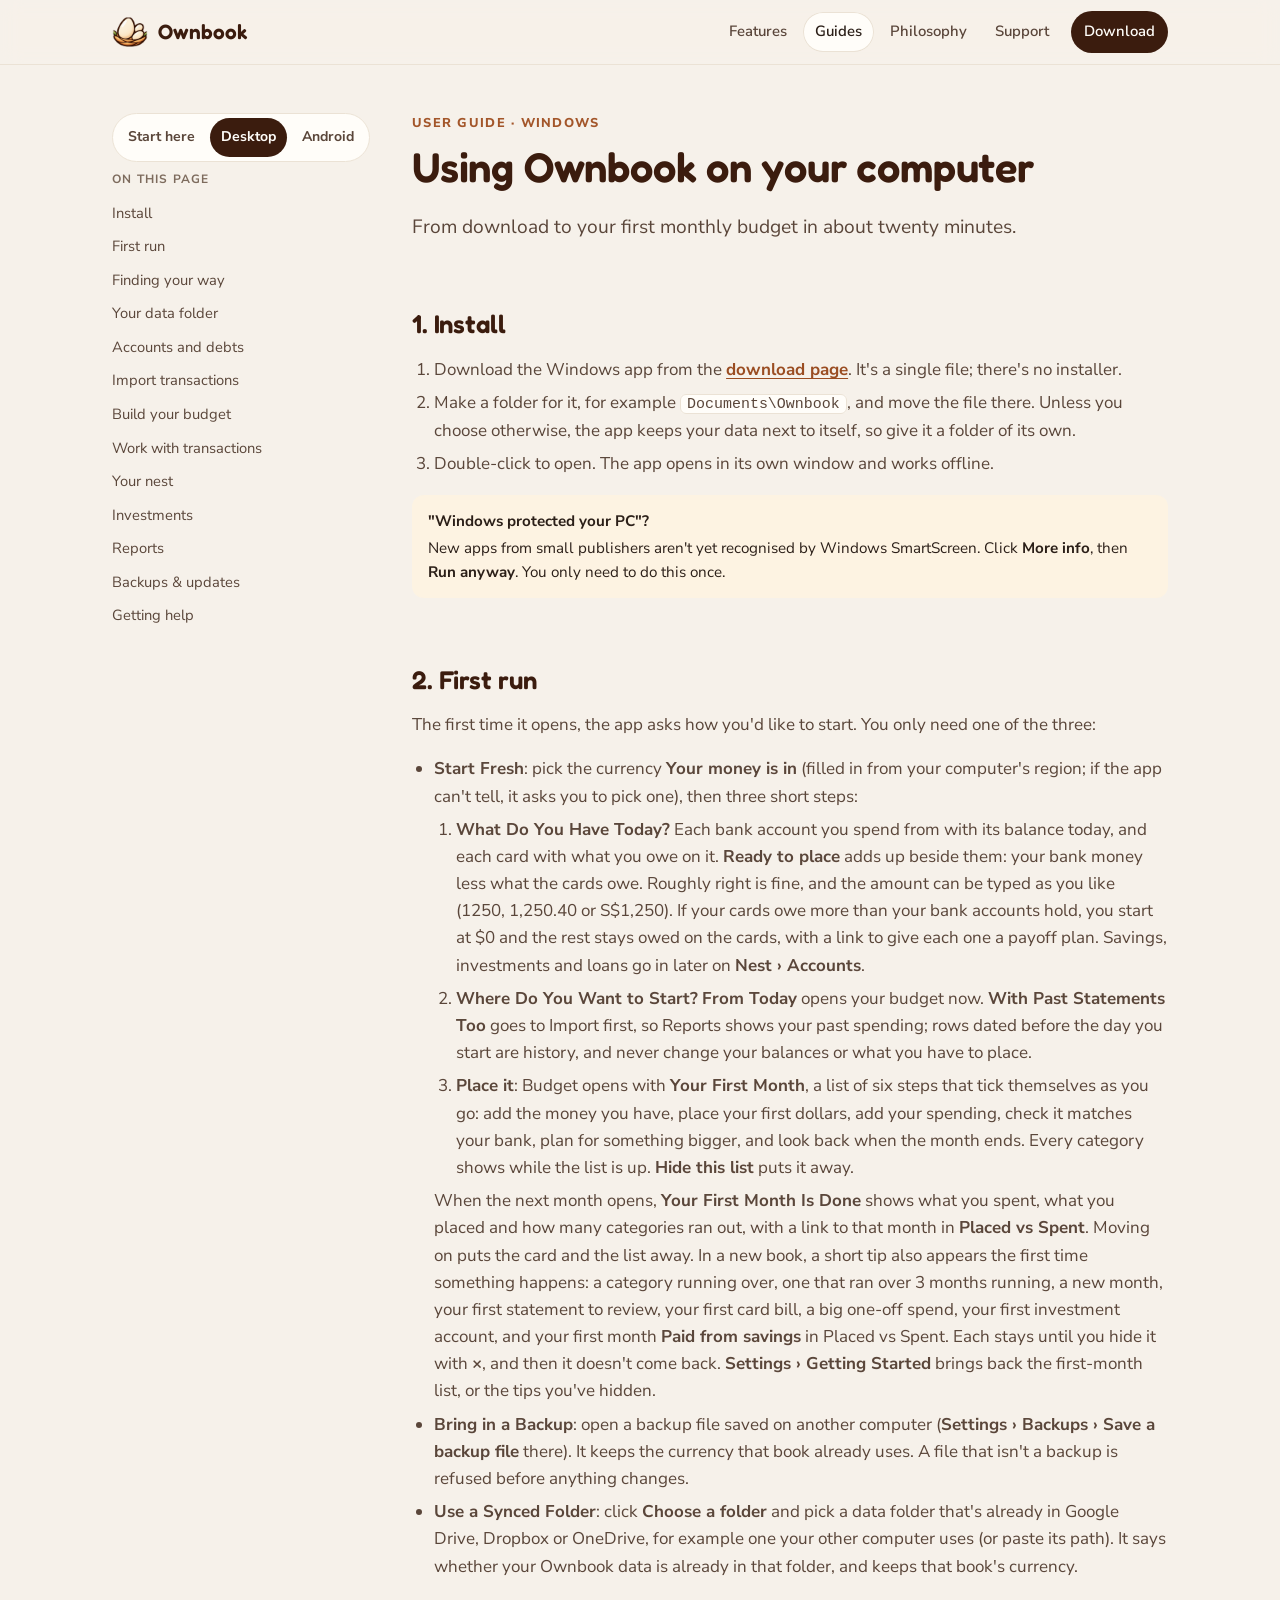
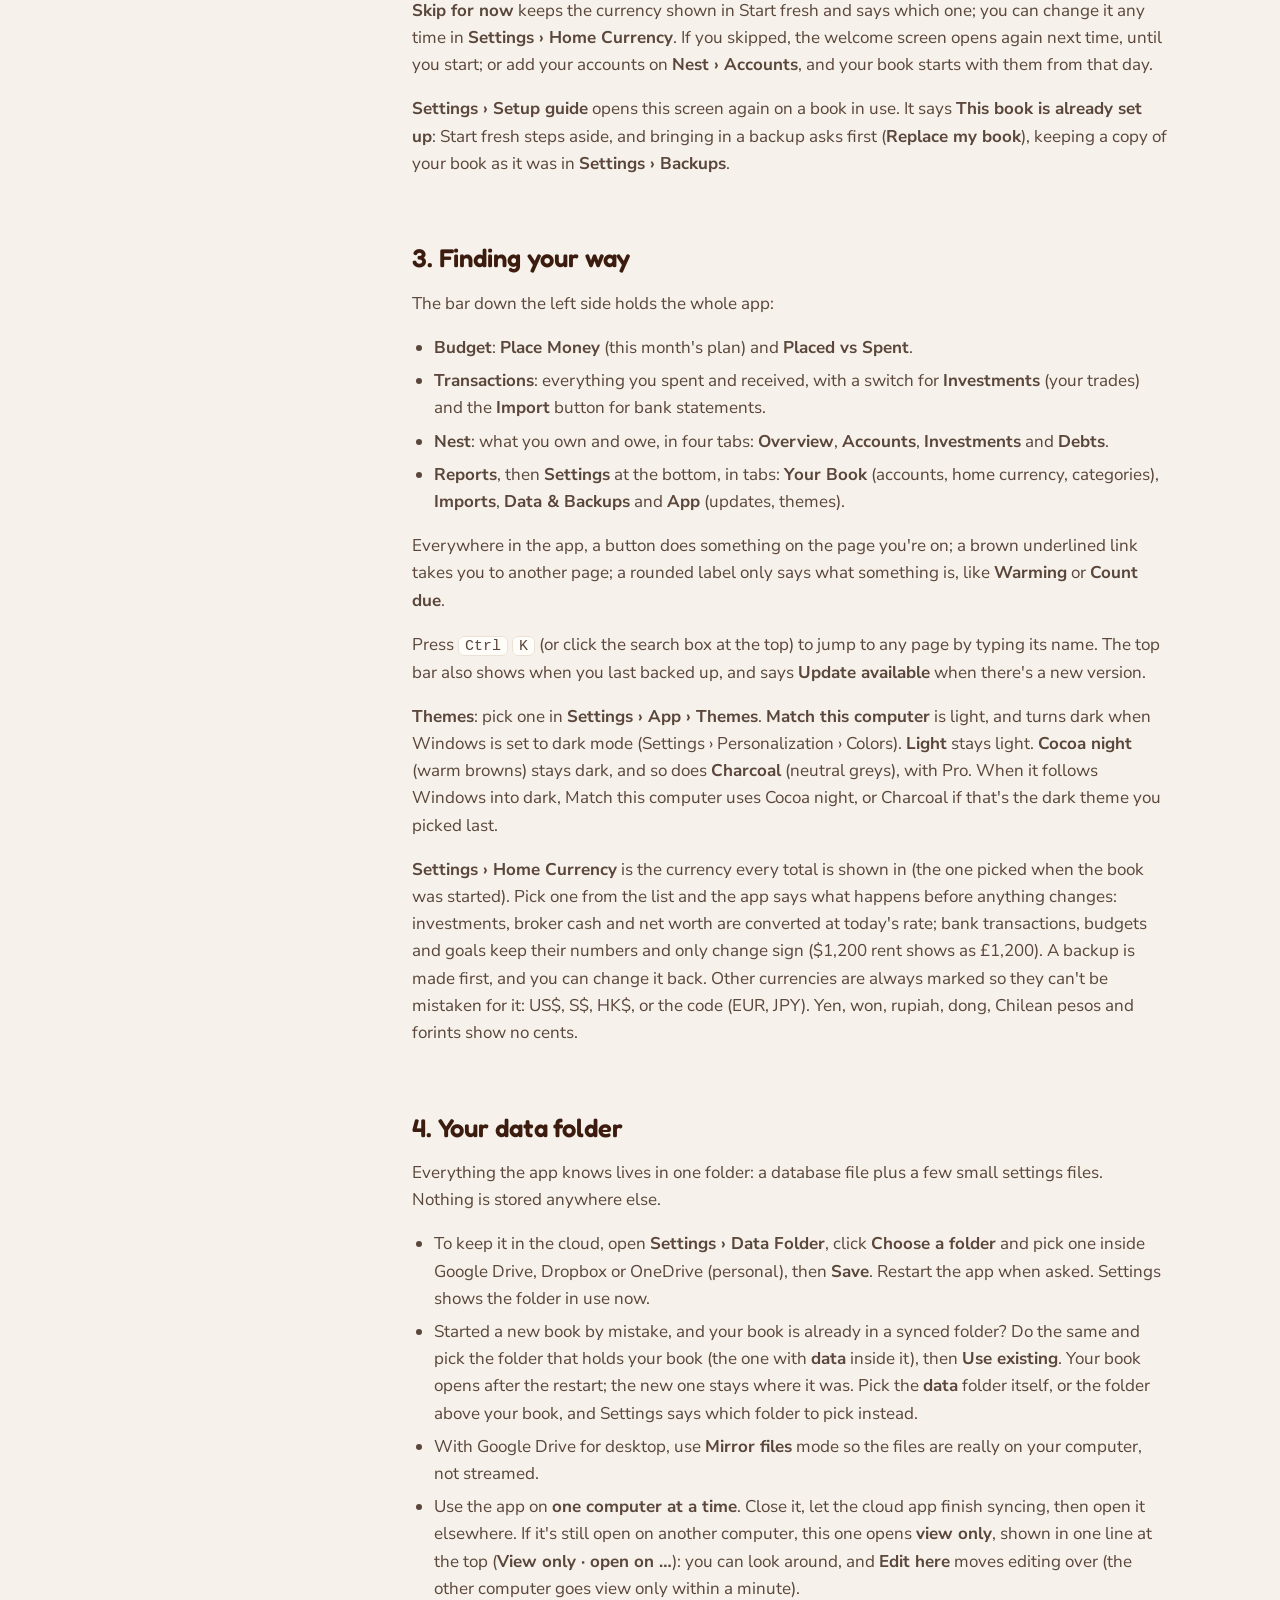
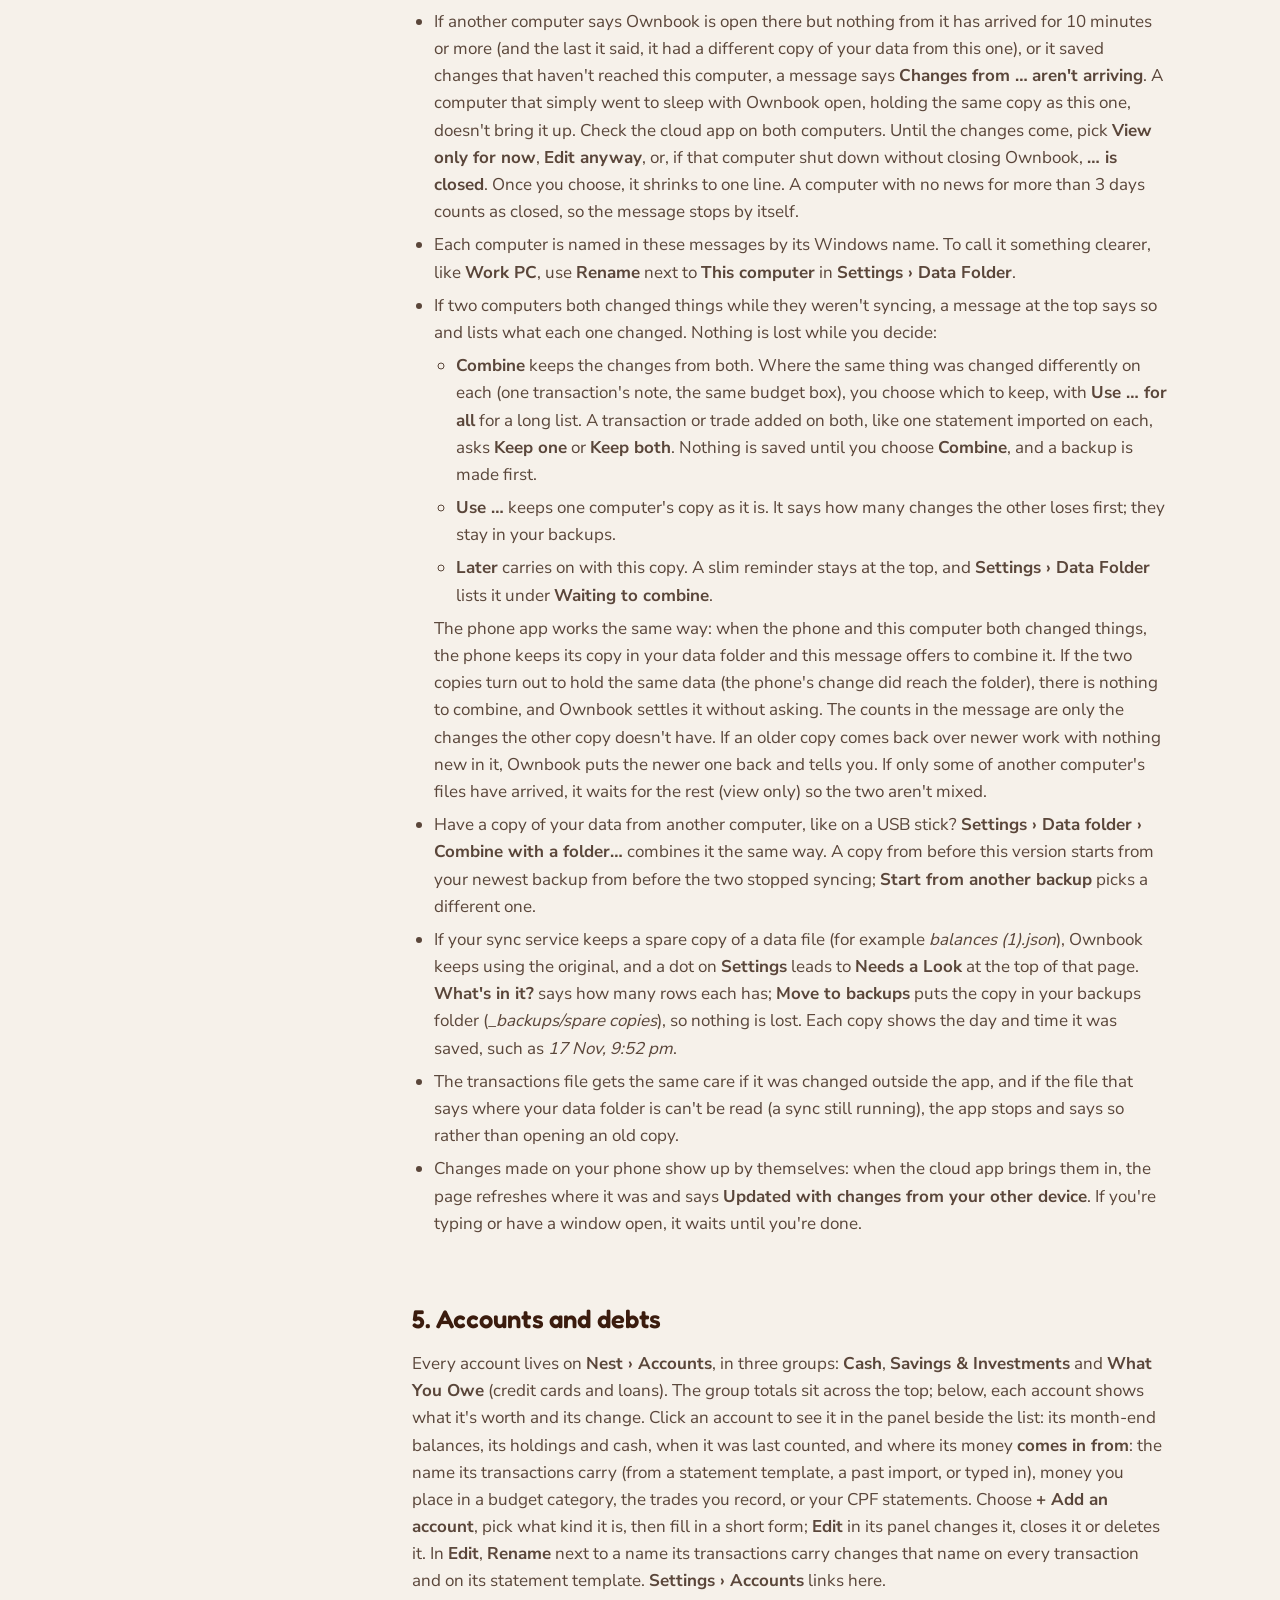
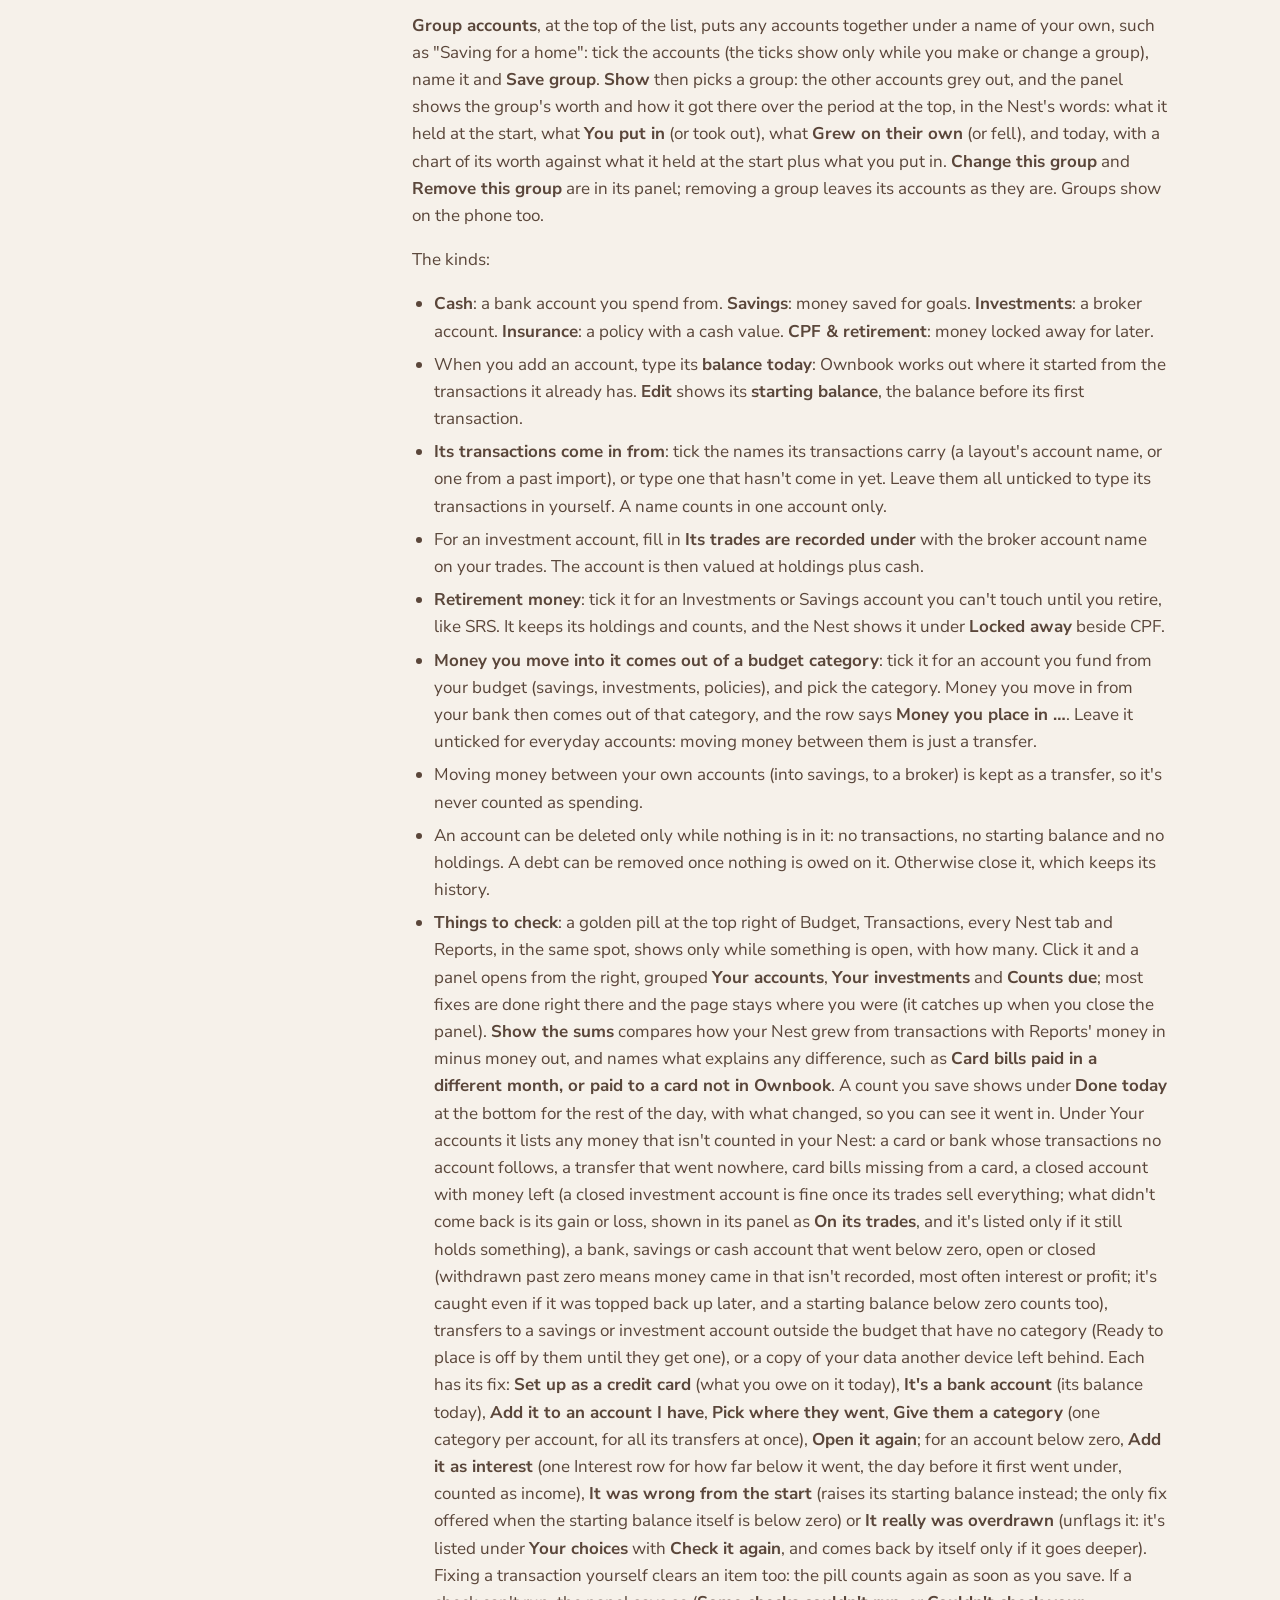
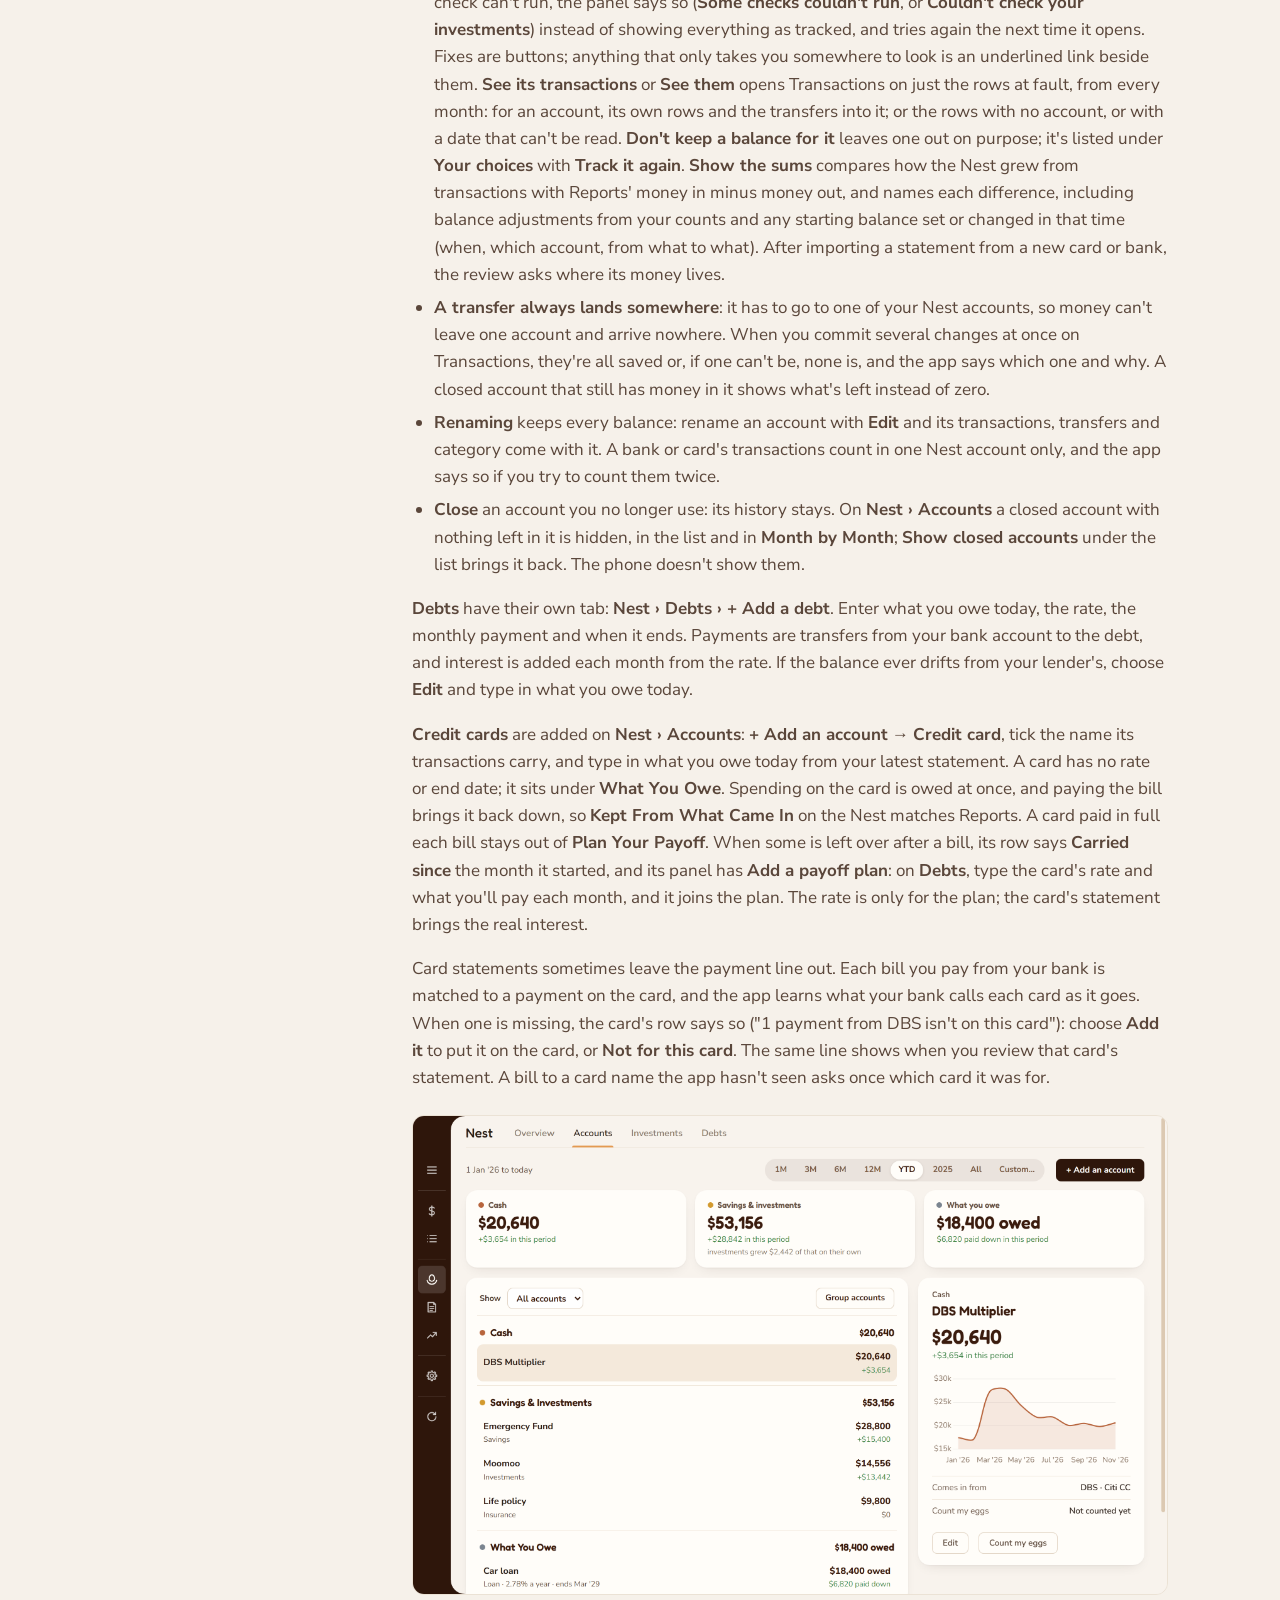
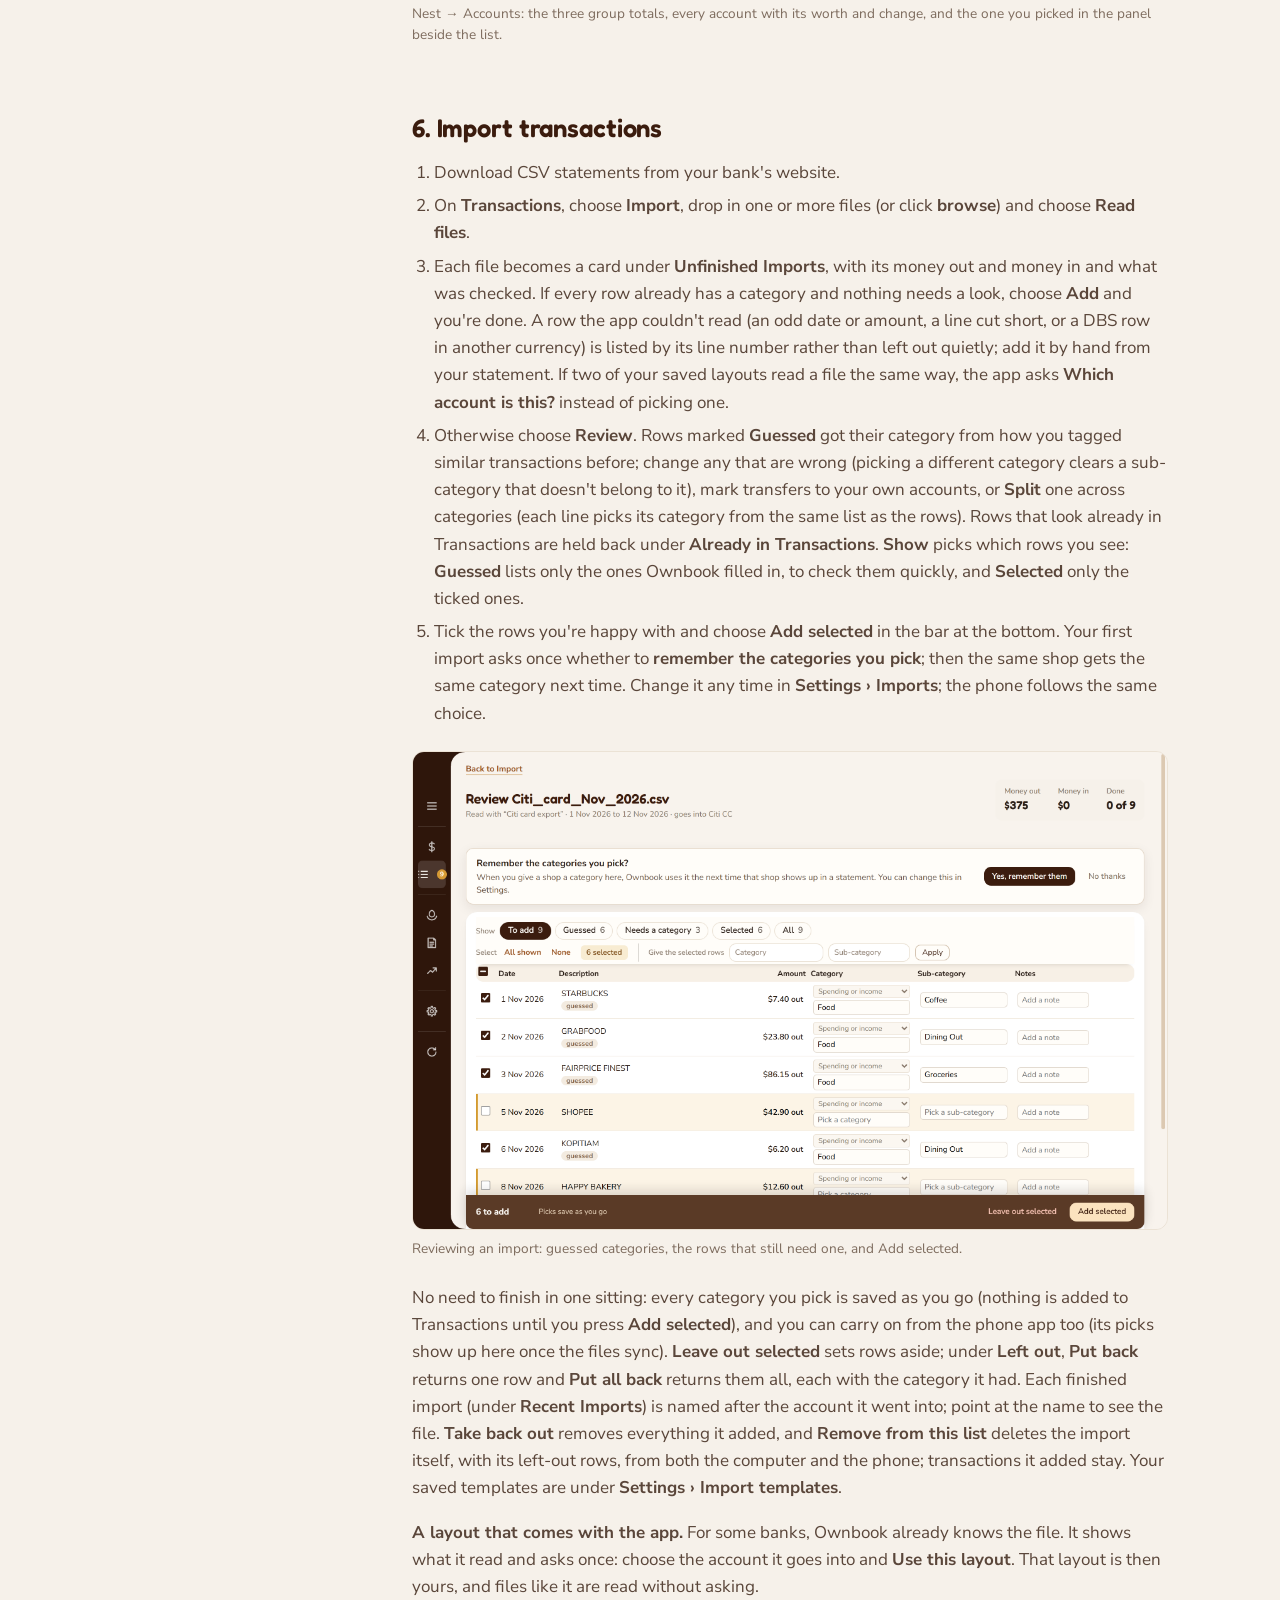
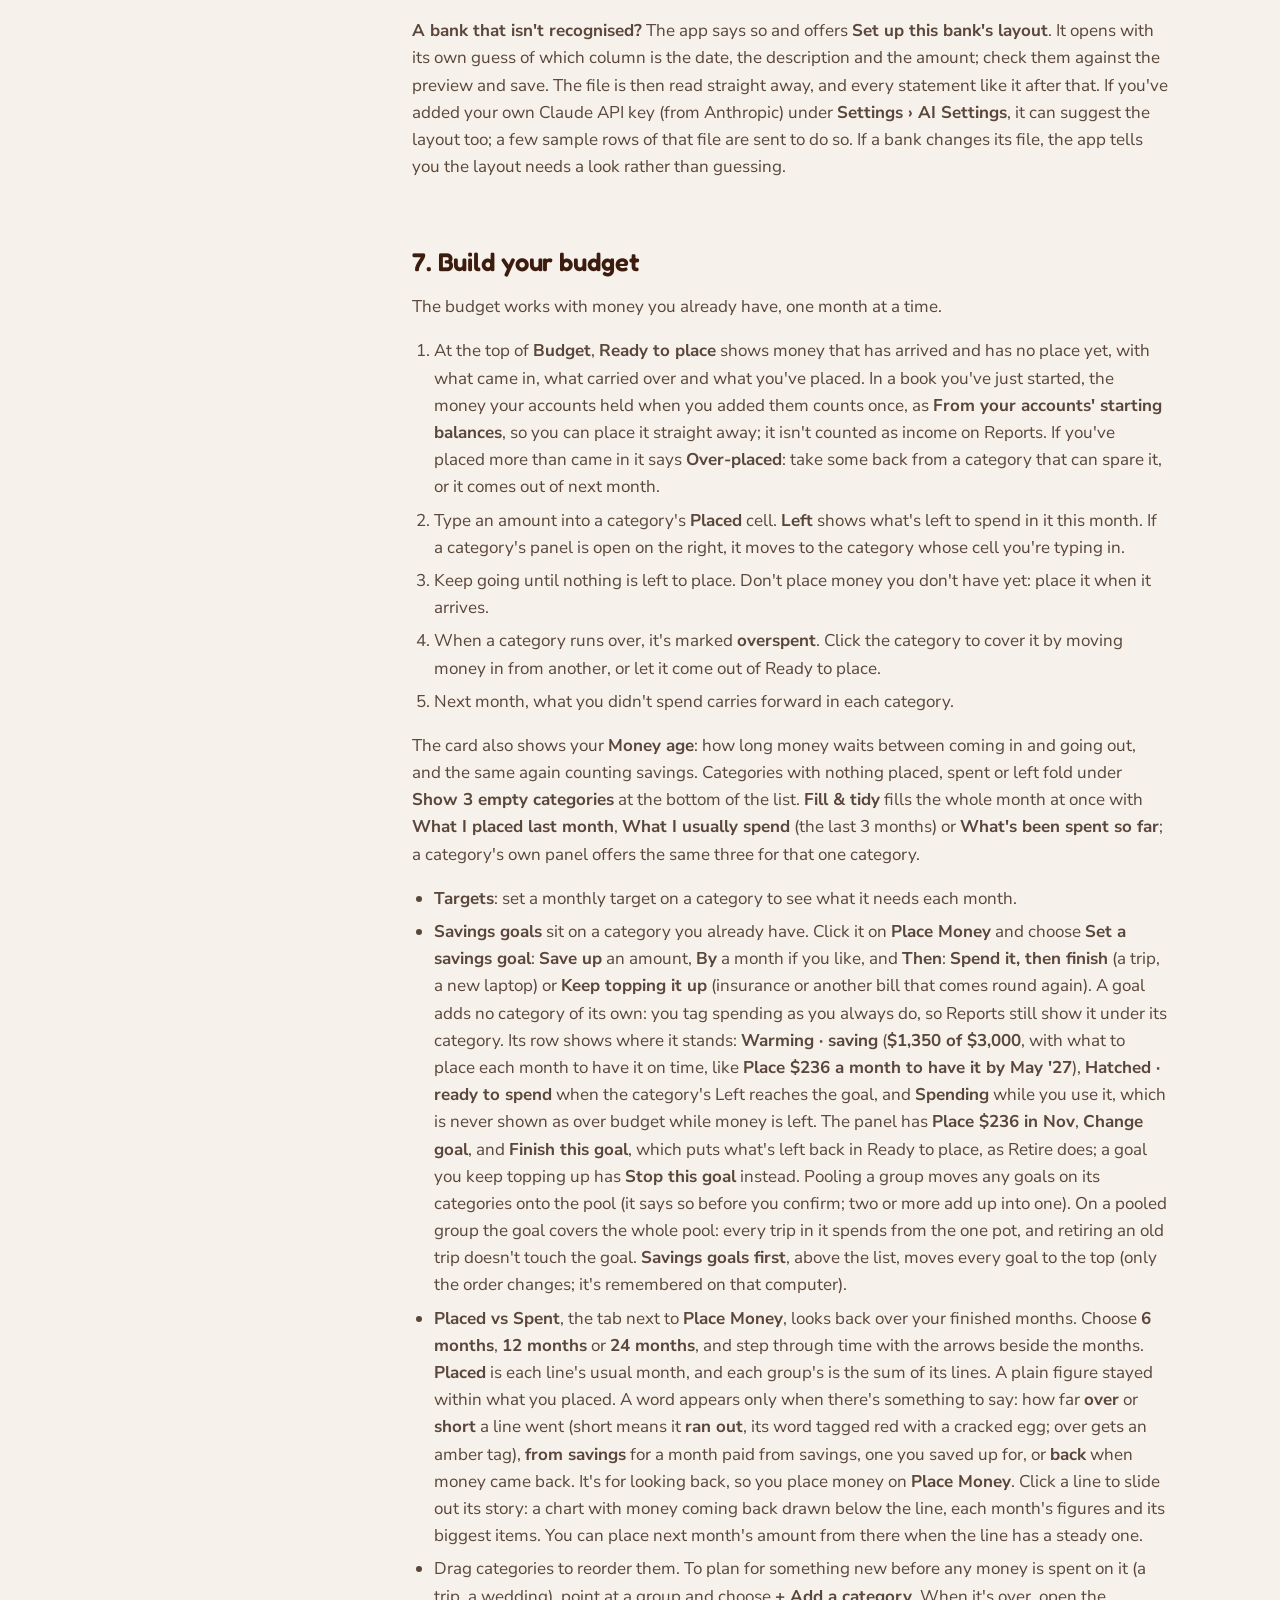
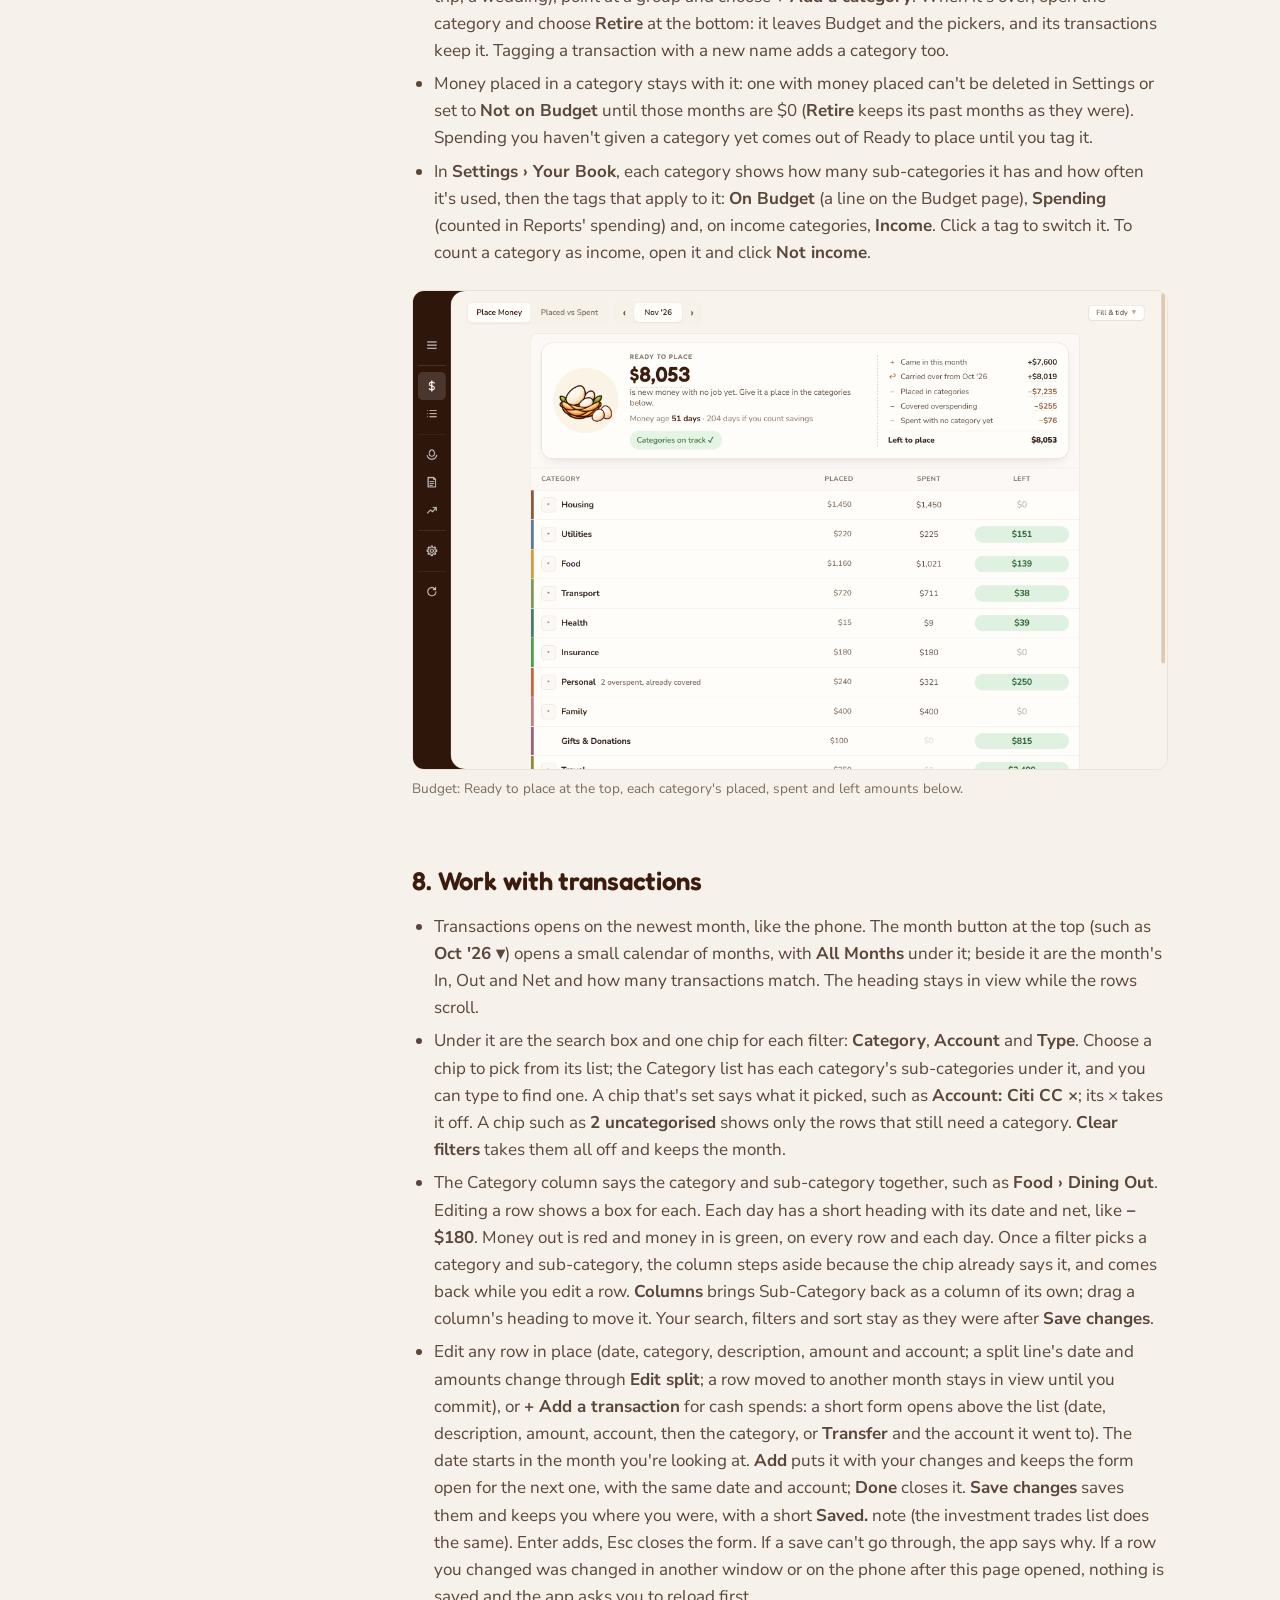
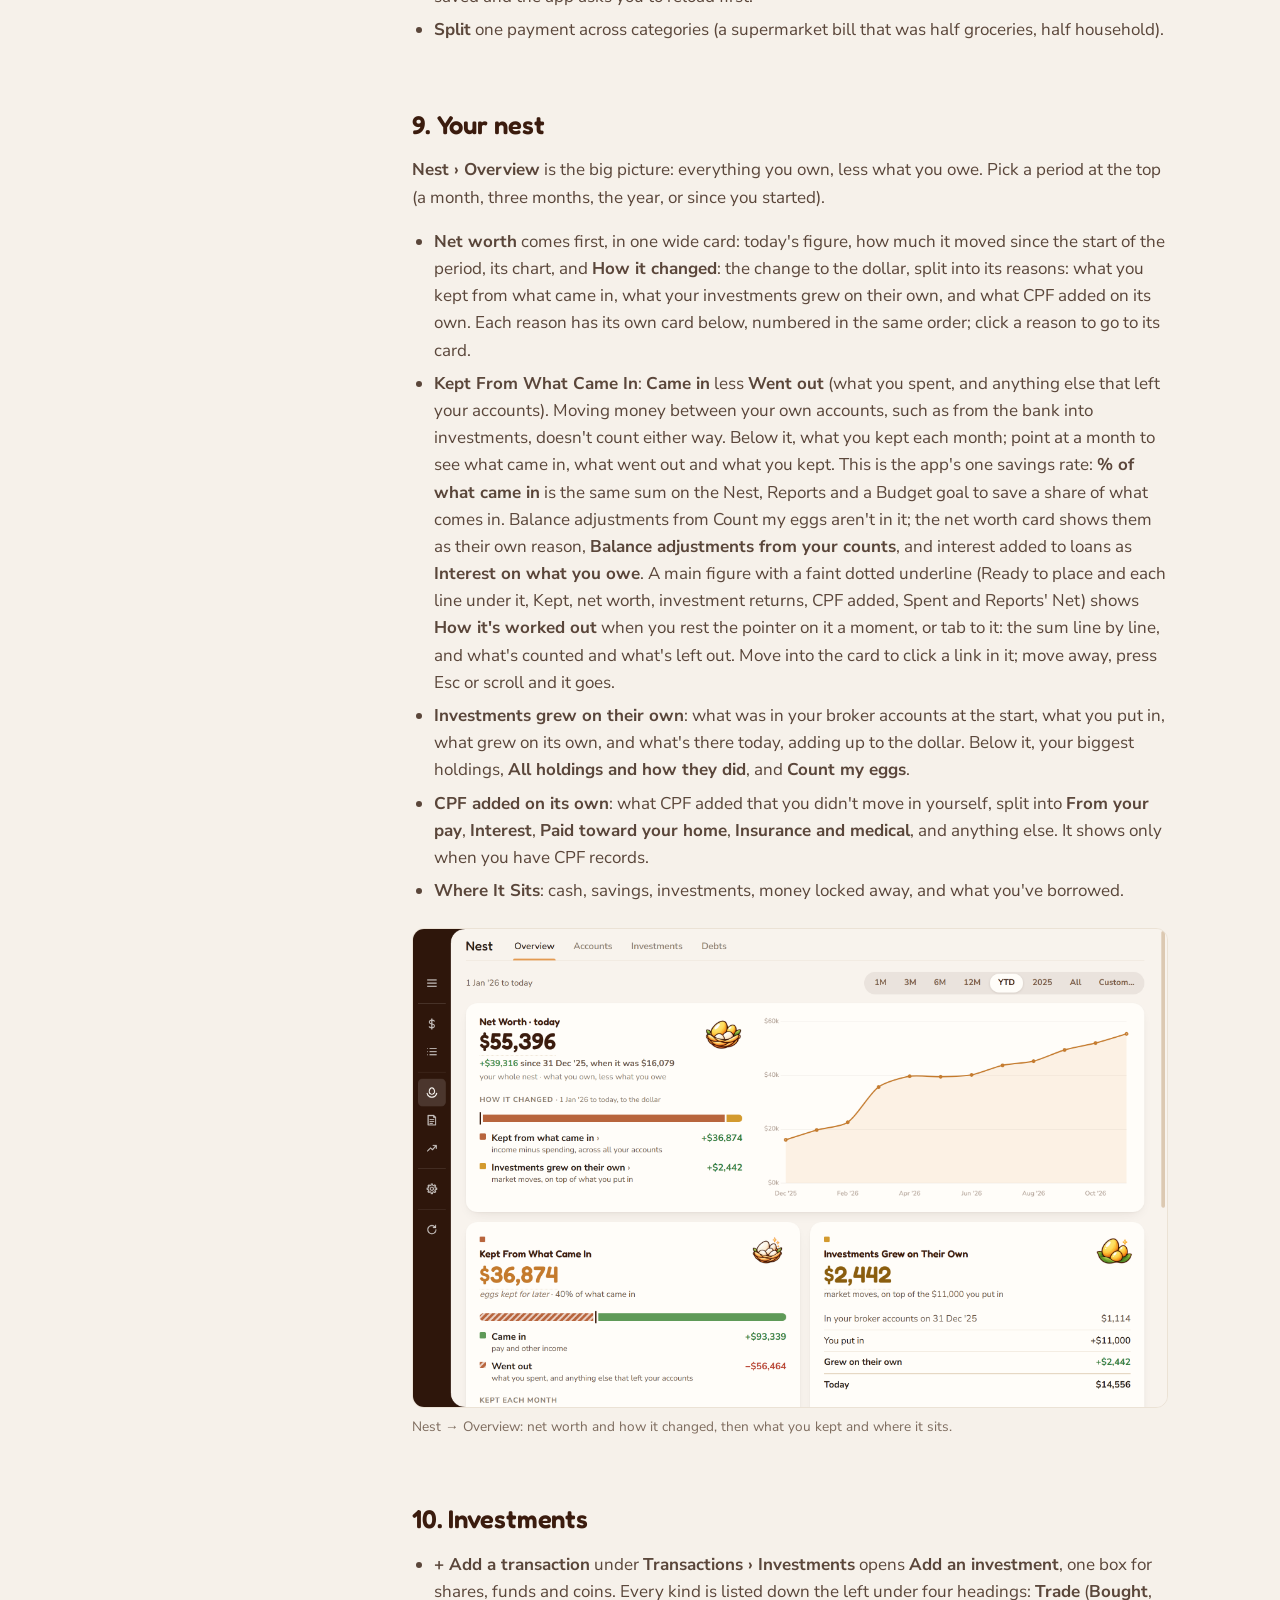
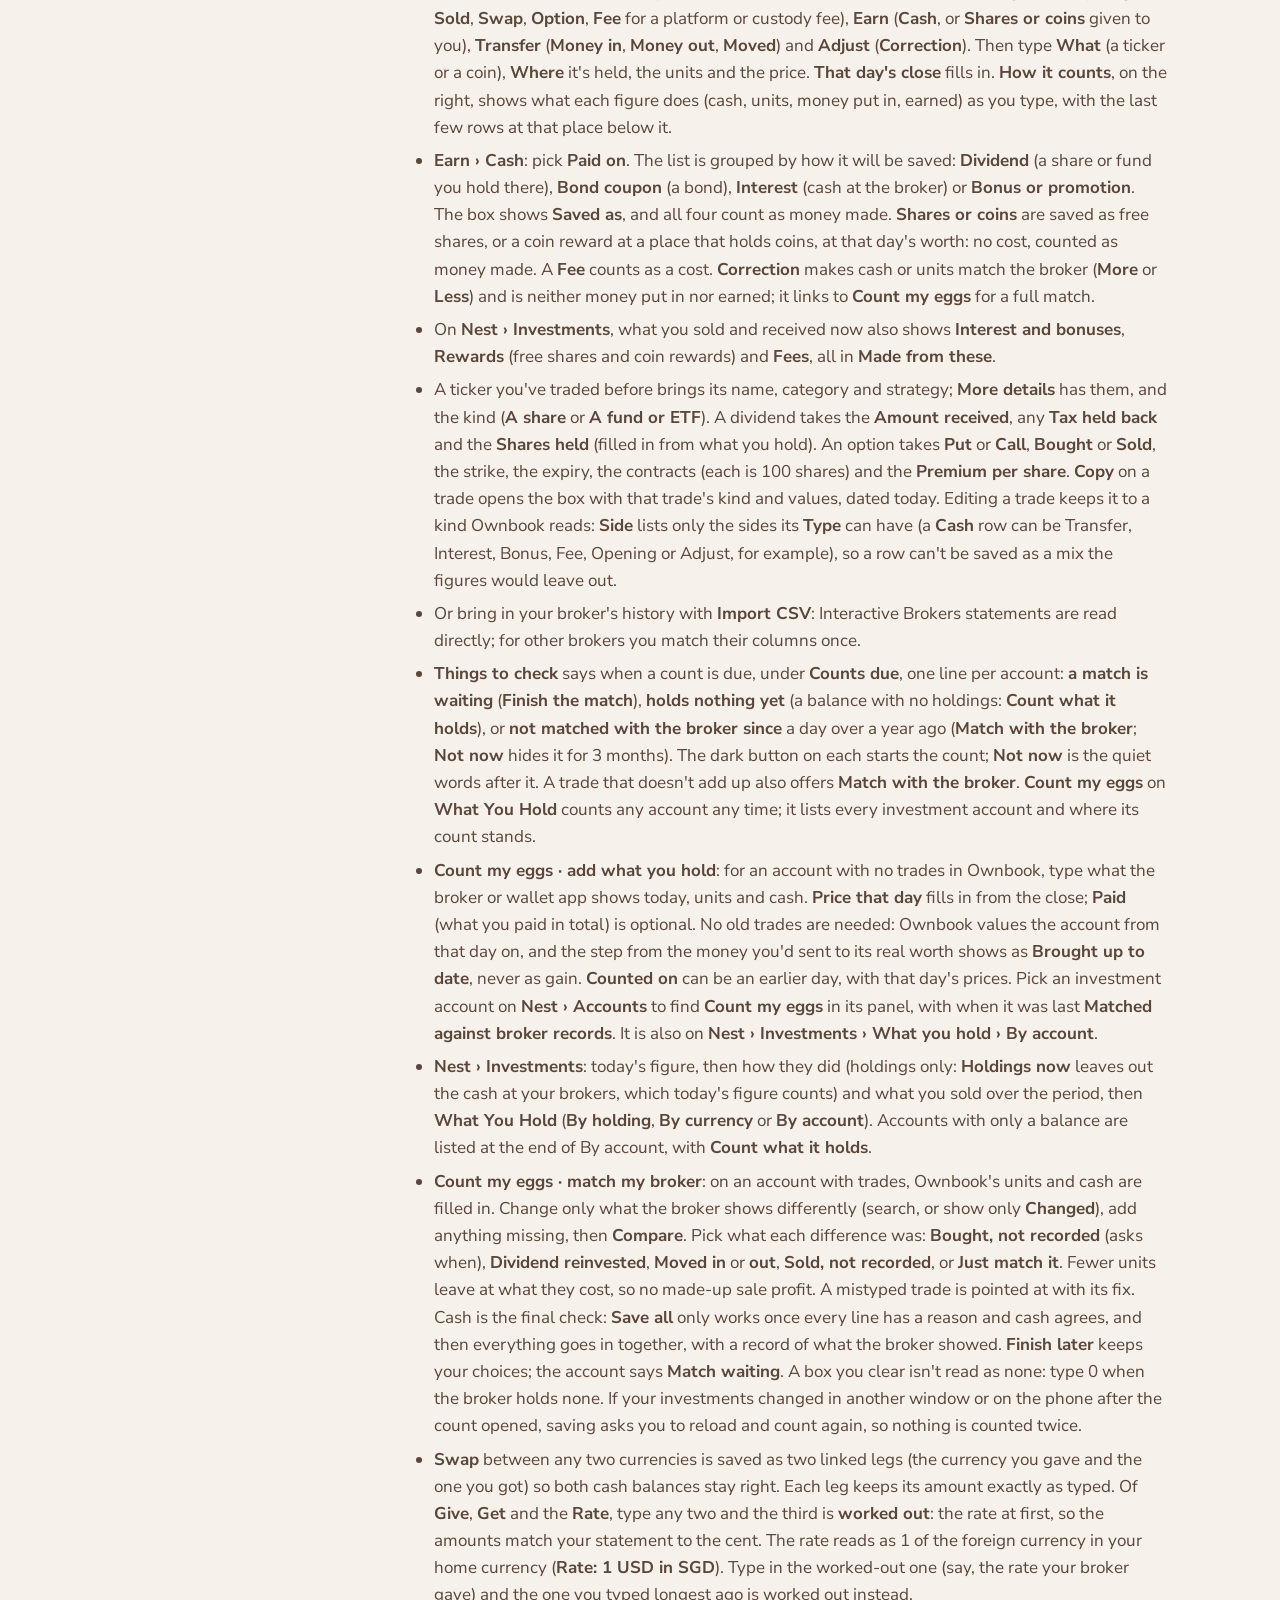
<file: guide-desktop.html>
<!doctype html>
<html lang="en">
<head>
  <meta charset="utf-8">
  <meta name="viewport" content="width=device-width, initial-scale=1">
  <title>Desktop guide — Ownbook</title>
  <meta name="description" content="How to install and use Ownbook on Windows: first run, your data folder, accounts and debts, importing statements, budgeting, your nest, investments, reports and backups.">
  <link rel="stylesheet" href="assets/site.css">
  <link rel="icon" href="assets/brand/favicon.ico" sizes="any">
  <link rel="icon" type="image/png" sizes="32x32" href="assets/brand/favicon-32.png">
  <link rel="apple-touch-icon" href="assets/brand/apple-touch-icon.png">
  <meta property="og:image" content="assets/brand/social-card.png">
  <meta name="theme-color" content="#FBF1E1">

</head>
<body>
<header class="site-head">
  <div class="wrap">
    <a class="brand" href="index.html">
      <img class="brand-mark" src="assets/brand/mark-96.png" alt="" width="36" height="36">
      <span>Ownbook</span>
    </a>
    <button class="nav-toggle" type="button" aria-label="Menu" aria-expanded="false" aria-controls="site-nav"
      onclick="var n=document.getElementById('site-nav');var o=n.classList.toggle('open');this.setAttribute('aria-expanded',o)">
      <svg viewBox="0 0 24 24" aria-hidden="true"><path d="M4 7h16M4 12h16M4 17h16"/></svg>
    </button>
    <nav class="nav" id="site-nav" aria-label="Main">
      <a href="features.html" >Features</a>
      <a href="guide-start.html" aria-current="page">Guides</a>
      <a href="philosophy.html" >Philosophy</a>
      <a href="support.html" >Support</a>
      <a class="btn btn-primary btn-sm" href="download.html" >Download</a>
    </nav>
  </div>
</header>

<main class="wrap doc">
  <aside class="toc">
    <div class="tabs"><a href="guide-start.html">Start here</a><a href="guide-desktop.html" aria-current="page">Desktop</a><a href="guide-android.html">Android</a></div>
    <strong>On this page</strong>
    <a href="#install">Install</a>
    <a href="#first-run">First run</a>
    <a href="#around">Finding your way</a>
    <a href="#data-folder">Your data folder</a>
    <a href="#accounts">Accounts and debts</a>
    <a href="#import">Import transactions</a>
    <a href="#budget">Build your budget</a>
    <a href="#transactions">Work with transactions</a>
    <a href="#nest">Your nest</a>
    <a href="#investments">Investments</a>
    <a href="#reports">Reports</a>
    <a href="#backups">Backups &amp; updates</a>
    <a href="#help">Getting help</a>
  </aside>
  <article class="prose">
    <div class="eyebrow">User guide · Windows</div>
    <h1 style="font-size:clamp(1.9rem,4vw,2.6rem)">Using Ownbook on your computer</h1>
    <p class="lead">From download to your first monthly budget in about twenty minutes.</p>

    <h2 id="install">1. Install</h2>
    <ol>
      <li>Download the Windows app from the <a href="download.html">download page</a>. It's a single file; there's no installer.</li>
      <li>Make a folder for it, for example <code>Documents\Ownbook</code>, and move the file there. Unless you choose otherwise, the app keeps your data next to itself, so give it a folder of its own.</li>
      <li>Double-click to open. The app opens in its own window and works offline.</li>
    </ol>
    <div class="note warn"><strong>"Windows protected your PC"?</strong>New apps from small publishers aren't yet recognised by Windows SmartScreen. Click <b>More info</b>, then <b>Run anyway</b>. You only need to do this once.</div>

    <h2 id="first-run">2. First run</h2>
    <p>The first time it opens, the app asks how you'd like to start. You only need one of the three:</p>
    <ul>
      <li><b>Start Fresh</b>: pick the currency <b>Your money is in</b> (filled in from your computer's region; if the app can't tell, it asks you to pick one), then three short steps:
        <ol>
          <li><b>What Do You Have Today?</b> Each bank account you spend from with its balance today, and each card with what you owe on it. <b>Ready to place</b> adds up beside them: your bank money less what the cards owe. Roughly right is fine, and the amount can be typed as you like (1250, 1,250.40 or S$1,250). If your cards owe more than your bank accounts hold, you start at $0 and the rest stays owed on the cards, with a link to give each one a payoff plan. Savings, investments and loans go in later on <b>Nest › Accounts</b>.</li>
          <li><b>Where Do You Want to Start?</b> <b>From Today</b> opens your budget now. <b>With Past Statements Too</b> goes to Import first, so Reports shows your past spending; rows dated before the day you start are history, and never change your balances or what you have to place.</li>
          <li><b>Place it</b>: Budget opens with <b>Your First Month</b>, a list of six steps that tick themselves as you go: add the money you have, place your first dollars, add your spending, check it matches your bank, plan for something bigger, and look back when the month ends. Every category shows while the list is up. <b>Hide this list</b> puts it away.</li>
        </ol>
        When the next month opens, <b>Your First Month Is Done</b> shows what you spent, what you placed and how many categories ran out, with a link to that month in <b>Placed vs Spent</b>. Moving on puts the card and the list away. In a new book, a short tip also appears the first time something happens: a category running over, one that ran over 3 months running, a new month, your first statement to review, your first card bill, a big one-off spend, your first investment account, and your first month <b>Paid from savings</b> in Placed vs Spent. Each stays until you hide it with <b>×</b>, and then it doesn't come back. <b>Settings › Getting Started</b> brings back the first-month list, or the tips you've hidden.
      </li>
      <li><b>Bring in a Backup</b>: open a backup file saved on another computer (<b>Settings › Backups › Save a backup file</b> there). It keeps the currency that book already uses. A file that isn't a backup is refused before anything changes.</li>
      <li><b>Use a Synced Folder</b>: click <b>Choose a folder</b> and pick a data folder that's already in Google Drive, Dropbox or OneDrive, for example one your other computer uses (or paste its path). It says whether your Ownbook data is already in that folder, and keeps that book's currency.</li>
    </ul>
    <p><b>Skip for now</b> keeps the currency shown in Start fresh and says which one; you can change it any time in <b>Settings › Home Currency</b>. If you skipped, the welcome screen opens again next time, until you start; or add your accounts on <b>Nest › Accounts</b>, and your book starts with them from that day.</p>
    <p><b>Settings › Setup guide</b> opens this screen again on a book in use. It says <b>This book is already set up</b>: Start fresh steps aside, and bringing in a backup asks first (<b>Replace my book</b>), keeping a copy of your book as it was in <b>Settings › Backups</b>.</p>

    <h2 id="around">3. Finding your way</h2>
    <p>The bar down the left side holds the whole app:</p>
    <ul>
      <li><b>Budget</b>: <b>Place Money</b> (this month's plan) and <b>Placed vs Spent</b>.</li>
      <li><b>Transactions</b>: everything you spent and received, with a switch for <b>Investments</b> (your trades) and the <b>Import</b> button for bank statements.</li>
      <li><b>Nest</b>: what you own and owe, in four tabs: <b>Overview</b>, <b>Accounts</b>, <b>Investments</b> and <b>Debts</b>.</li>
      <li><b>Reports</b>, then <b>Settings</b> at the bottom, in tabs: <b>Your Book</b> (accounts, home currency, categories), <b>Imports</b>, <b>Data &amp; Backups</b> and <b>App</b> (updates, themes).</li>
    </ul>
    <p>Everywhere in the app, a button does something on the page you're on; a brown underlined link takes you to another page; a rounded label only says what something is, like <b>Warming</b> or <b>Count due</b>.</p>
    <p>Press <kbd>Ctrl</kbd> <kbd>K</kbd> (or click the search box at the top) to jump to any page by typing its name. The top bar also shows when you last backed up, and says <b>Update available</b> when there's a new version.</p>

    <p><b>Themes</b>: pick one in <b>Settings › App › Themes</b>. <b>Match this computer</b> is light, and turns dark when Windows is set to dark mode (Settings › Personalization › Colors). <b>Light</b> stays light. <b>Cocoa night</b> (warm browns) stays dark, and so does <b>Charcoal</b> (neutral greys), with Pro. When it follows Windows into dark, Match this computer uses Cocoa night, or Charcoal if that's the dark theme you picked last.</p>

    <p><b>Settings › Home Currency</b> is the currency every total is shown in (the one picked when the book was started). Pick one from the list and the app says what happens before anything changes: investments, broker cash and net worth are converted at today's rate; bank transactions, budgets and goals keep their numbers and only change sign ($1,200 rent shows as £1,200). A backup is made first, and you can change it back. Other currencies are always marked so they can't be mistaken for it: US$, S$, HK$, or the code (EUR, JPY). Yen, won, rupiah, dong, Chilean pesos and forints show no cents.</p>

    <h2 id="data-folder">4. Your data folder</h2>
    <p>Everything the app knows lives in one folder: a database file plus a few small settings files. Nothing is stored anywhere else.</p>
    <ul>
      <li>To keep it in the cloud, open <b>Settings › Data Folder</b>, click <b>Choose a folder</b> and pick one inside Google Drive, Dropbox or OneDrive (personal), then <b>Save</b>. Restart the app when asked. Settings shows the folder in use now.</li>
      <li>Started a new book by mistake, and your book is already in a synced folder? Do the same and pick the folder that holds your book (the one with <b>data</b> inside it), then <b>Use existing</b>. Your book opens after the restart; the new one stays where it was. Pick the <b>data</b> folder itself, or the folder above your book, and Settings says which folder to pick instead.</li>
      <li>With Google Drive for desktop, use <b>Mirror files</b> mode so the files are really on your computer, not streamed.</li>
      <li>Use the app on <b>one computer at a time</b>. Close it, let the cloud app finish syncing, then open it elsewhere. If it's still open on another computer, this one opens <b>view only</b>, shown in one line at the top (<b>View only · open on …</b>): you can look around, and <b>Edit here</b> moves editing over (the other computer goes view only within a minute).</li>
      <li>If another computer says Ownbook is open there but nothing from it has arrived for 10 minutes or more (and the last it said, it had a different copy of your data from this one), or it saved changes that haven't reached this computer, a message says <b>Changes from …</b> <b>aren't arriving</b>. A computer that simply went to sleep with Ownbook open, holding the same copy as this one, doesn't bring it up. Check the cloud app on both computers. Until the changes come, pick <b>View only for now</b>, <b>Edit anyway</b>, or, if that computer shut down without closing Ownbook, <b>… is closed</b>. Once you choose, it shrinks to one line. A computer with no news for more than 3 days counts as closed, so the message stops by itself.</li>
      <li>Each computer is named in these messages by its Windows name. To call it something clearer, like <b>Work PC</b>, use <b>Rename</b> next to <b>This computer</b> in <b>Settings › Data Folder</b>.</li>
      <li>If two computers both changed things while they weren't syncing, a message at the top says so and lists what each one changed. Nothing is lost while you decide:
        <ul>
          <li><b>Combine</b> keeps the changes from both. Where the same thing was changed differently on each (one transaction's note, the same budget box), you choose which to keep, with <b>Use … for all</b> for a long list. A transaction or trade added on both, like one statement imported on each, asks <b>Keep one</b> or <b>Keep both</b>. Nothing is saved until you choose <b>Combine</b>, and a backup is made first.</li>
          <li><b>Use …</b> keeps one computer's copy as it is. It says how many changes the other loses first; they stay in your backups.</li>
          <li><b>Later</b> carries on with this copy. A slim reminder stays at the top, and <b>Settings › Data Folder</b> lists it under <b>Waiting to combine</b>.</li>
        </ul>
        The phone app works the same way: when the phone and this computer both changed things, the phone keeps its copy in your data folder and this message offers to combine it. If the two copies turn out to hold the same data (the phone's change did reach the folder), there is nothing to combine, and Ownbook settles it without asking. The counts in the message are only the changes the other copy doesn't have.
        If an older copy comes back over newer work with nothing new in it, Ownbook puts the newer one back and tells you. If only some of another computer's files have arrived, it waits for the rest (view only) so the two aren't mixed.</li>
      <li>Have a copy of your data from another computer, like on a USB stick? <b>Settings › Data folder › Combine with a folder…</b> combines it the same way. A copy from before this version starts from your newest backup from before the two stopped syncing; <b>Start from another backup</b> picks a different one.</li>
      <li>If your sync service keeps a spare copy of a data file (for example <i>balances (1).json</i>), Ownbook keeps using the original, and a dot on <b>Settings</b> leads to <b>Needs a Look</b> at the top of that page. <b>What's in it?</b> says how many rows each has; <b>Move to backups</b> puts the copy in your backups folder (<i>_backups/spare copies</i>), so nothing is lost. Each copy shows the day and time it was saved, such as <i>17 Nov, 9:52 pm</i>.</li>
      <li>The transactions file gets the same care if it was changed outside the app, and if the file that says where your data folder is can't be read (a sync still running), the app stops and says so rather than opening an old copy.</li>
      <li>Changes made on your phone show up by themselves: when the cloud app brings them in, the page refreshes where it was and says <b>Updated with changes from your other device</b>. If you're typing or have a window open, it waits until you're done.</li>
    </ul>

    <h2 id="accounts">5. Accounts and debts</h2>
    <p>Every account lives on <b>Nest › Accounts</b>, in three groups: <b>Cash</b>, <b>Savings &amp; Investments</b> and <b>What You Owe</b> (credit cards and loans). The group totals sit across the top; below, each account shows what it's worth and its change. Click an account to see it in the panel beside the list: its month-end balances, its holdings and cash, when it was last counted, and where its money <b>comes in from</b>: the name its transactions carry (from a statement template, a past import, or typed in), money you place in a budget category, the trades you record, or your CPF statements. Choose <b>+ Add an account</b>, pick what kind it is, then fill in a short form; <b>Edit</b> in its panel changes it, closes it or deletes it. In <b>Edit</b>, <b>Rename</b> next to a name its transactions carry changes that name on every transaction and on its statement template. <b>Settings › Accounts</b> links here.</p>
    <p><b>Group accounts</b>, at the top of the list, puts any accounts together under a name of your own, such as "Saving for a home": tick the accounts (the ticks show only while you make or change a group), name it and <b>Save group</b>. <b>Show</b> then picks a group: the other accounts grey out, and the panel shows the group's worth and how it got there over the period at the top, in the Nest's words: what it held at the start, what <b>You put in</b> (or took out), what <b>Grew on their own</b> (or fell), and today, with a chart of its worth against what it held at the start plus what you put in. <b>Change this group</b> and <b>Remove this group</b> are in its panel; removing a group leaves its accounts as they are. Groups show on the phone too.</p>
    <p>The kinds:</p>
    <ul>
      <li><b>Cash</b>: a bank account you spend from. <b>Savings</b>: money saved for goals. <b>Investments</b>: a broker account. <b>Insurance</b>: a policy with a cash value. <b>CPF &amp; retirement</b>: money locked away for later.</li>
      <li>When you add an account, type its <b>balance today</b>: Ownbook works out where it started from the transactions it already has. <b>Edit</b> shows its <b>starting balance</b>, the balance before its first transaction.</li>
      <li><b>Its transactions come in from</b>: tick the names its transactions carry (a layout's account name, or one from a past import), or type one that hasn't come in yet. Leave them all unticked to type its transactions in yourself. A name counts in one account only.</li>
      <li>For an investment account, fill in <b>Its trades are recorded under</b> with the broker account name on your trades. The account is then valued at holdings plus cash.</li>
      <li><b>Retirement money</b>: tick it for an Investments or Savings account you can't touch until you retire, like SRS. It keeps its holdings and counts, and the Nest shows it under <b>Locked away</b> beside CPF.</li>
      <li><b>Money you move into it comes out of a budget category</b>: tick it for an account you fund from your budget (savings, investments, policies), and pick the category. Money you move in from your bank then comes out of that category, and the row says <b>Money you place in …</b>. Leave it unticked for everyday accounts: moving money between them is just a transfer.</li>
      <li>Moving money between your own accounts (into savings, to a broker) is kept as a transfer, so it's never counted as spending.</li>
      <li>An account can be deleted only while nothing is in it: no transactions, no starting balance and no holdings. A debt can be removed once nothing is owed on it. Otherwise close it, which keeps its history.</li>
      <li><b>Things to check</b>: a golden pill at the top right of Budget, Transactions, every Nest tab and Reports, in the same spot, shows only while something is open, with how many. Click it and a panel opens from the right, grouped <b>Your accounts</b>, <b>Your investments</b> and <b>Counts due</b>; most fixes are done right there and the page stays where you were (it catches up when you close the panel). <b>Show the sums</b> compares how your Nest grew from transactions with Reports' money in minus money out, and names what explains any difference, such as <b>Card bills paid in a different month, or paid to a card not in Ownbook</b>. A count you save shows under <b>Done today</b> at the bottom for the rest of the day, with what changed, so you can see it went in. Under Your accounts it lists any money that isn't counted in your Nest: a card or bank whose transactions no account follows, a transfer that went nowhere, card bills missing from a card, a closed account with money left (a closed investment account is fine once its trades sell everything; what didn't come back is its gain or loss, shown in its panel as <b>On its trades</b>, and it's listed only if it still holds something), a bank, savings or cash account that went below zero, open or closed (withdrawn past zero means money came in that isn't recorded, most often interest or profit; it's caught even if it was topped back up later, and a starting balance below zero counts too), transfers to a savings or investment account outside the budget that have no category (Ready to place is off by them until they get one), or a copy of your data another device left behind. Each has its fix: <b>Set up as a credit card</b> (what you owe on it today), <b>It's a bank account</b> (its balance today), <b>Add it to an account I have</b>, <b>Pick where they went</b>, <b>Give them a category</b> (one category per account, for all its transfers at once), <b>Open it again</b>; for an account below zero, <b>Add it as interest</b> (one Interest row for how far below it went, the day before it first went under, counted as income), <b>It was wrong from the start</b> (raises its starting balance instead; the only fix offered when the starting balance itself is below zero) or <b>It really was overdrawn</b> (unflags it: it's listed under <b>Your choices</b> with <b>Check it again</b>, and comes back by itself only if it goes deeper). Fixing a transaction yourself clears an item too: the pill counts again as soon as you save. If a check can't run, the panel says so (<b>Some checks couldn't run</b>, or <b>Couldn't check your investments</b>) instead of showing everything as tracked, and tries again the next time it opens. Fixes are buttons; anything that only takes you somewhere to look is an underlined link beside them. <b>See its transactions</b> or <b>See them</b> opens Transactions on just the rows at fault, from every month: for an account, its own rows and the transfers into it; or the rows with no account, or with a date that can't be read. <b>Don't keep a balance for it</b> leaves one out on purpose; it's listed under <b>Your choices</b> with <b>Track it again</b>. <b>Show the sums</b> compares how the Nest grew from transactions with Reports' money in minus money out, and names each difference, including balance adjustments from your counts and any starting balance set or changed in that time (when, which account, from what to what). After importing a statement from a new card or bank, the review asks where its money lives.</li>
      <li><b>A transfer always lands somewhere</b>: it has to go to one of your Nest accounts, so money can't leave one account and arrive nowhere. When you commit several changes at once on Transactions, they're all saved or, if one can't be, none is, and the app says which one and why. A closed account that still has money in it shows what's left instead of zero.</li>
      <li><b>Renaming</b> keeps every balance: rename an account with <b>Edit</b> and its transactions, transfers and category come with it. A bank or card's transactions count in one Nest account only, and the app says so if you try to count them twice.</li>
      <li><b>Close</b> an account you no longer use: its history stays. On <b>Nest › Accounts</b> a closed account with nothing left in it is hidden, in the list and in <b>Month by Month</b>; <b>Show closed accounts</b> under the list brings it back. The phone doesn't show them.</li>
    </ul>
    <p><b>Debts</b> have their own tab: <b>Nest › Debts › + Add a debt</b>. Enter what you owe today, the rate, the monthly payment and when it ends. Payments are transfers from your bank account to the debt, and interest is added each month from the rate. If the balance ever drifts from your lender's, choose <b>Edit</b> and type in what you owe today.</p>
    <p><b>Credit cards</b> are added on <b>Nest › Accounts</b>: <b>+ Add an account</b> → <b>Credit card</b>, tick the name its transactions carry, and type in what you owe today from your latest statement. A card has no rate or end date; it sits under <b>What You Owe</b>. Spending on the card is owed at once, and paying the bill brings it back down, so <b>Kept From What Came In</b> on the Nest matches Reports. A card paid in full each bill stays out of <b>Plan Your Payoff</b>. When some is left over after a bill, its row says <b>Carried since</b> the month it started, and its panel has <b>Add a payoff plan</b>: on <b>Debts</b>, type the card's rate and what you'll pay each month, and it joins the plan. The rate is only for the plan; the card's statement brings the real interest.</p>
    <p>Card statements sometimes leave the payment line out. Each bill you pay from your bank is matched to a payment on the card, and the app learns what your bank calls each card as it goes. When one is missing, the card's row says so ("1 payment from DBS isn't on this card"): choose <b>Add it</b> to put it on the card, or <b>Not for this card</b>. The same line shows when you review that card's statement. A bill to a card name the app hasn't seen asks once which card it was for.</p>
    <figure><img src="assets/img/desk-accounts.png" alt="Nest, Accounts tab: accounts grouped into Cash, Savings &amp; Investments, and What You Owe" width="1200" height="760" loading="lazy"><figcaption>Nest → Accounts: the three group totals, every account with its worth and change, and the one you picked in the panel beside the list.</figcaption></figure>

    <h2 id="import">6. Import transactions</h2>
    <ol>
      <li>Download CSV statements from your bank's website.</li>
      <li>On <b>Transactions</b>, choose <b>Import</b>, drop in one or more files (or click <b>browse</b>) and choose <b>Read files</b>.</li>
      <li>Each file becomes a card under <b>Unfinished Imports</b>, with its money out and money in and what was checked. If every row already has a category and nothing needs a look, choose <b>Add</b> and you're done. A row the app couldn't read (an odd date or amount, a line cut short, or a DBS row in another currency) is listed by its line number rather than left out quietly; add it by hand from your statement. If two of your saved layouts read a file the same way, the app asks <b>Which account is this?</b> instead of picking one.</li>
      <li>Otherwise choose <b>Review</b>. Rows marked <b>Guessed</b> got their category from how you tagged similar transactions before; change any that are wrong (picking a different category clears a sub-category that doesn't belong to it), mark transfers to your own accounts, or <b>Split</b> one across categories (each line picks its category from the same list as the rows). Rows that look already in Transactions are held back under <b>Already in Transactions</b>. <b>Show</b> picks which rows you see: <b>Guessed</b> lists only the ones Ownbook filled in, to check them quickly, and <b>Selected</b> only the ticked ones.</li>
      <li>Tick the rows you're happy with and choose <b>Add selected</b> in the bar at the bottom. Your first import asks once whether to <b>remember the categories you pick</b>; then the same shop gets the same category next time. Change it any time in <b>Settings › Imports</b>; the phone follows the same choice.</li>
    </ol>
    <figure><img src="assets/img/desk-import-review.png" alt="Reviewing an imported card statement: guessed categories, rows that need one, and the Add selected bar" width="1200" height="760" loading="lazy"><figcaption>Reviewing an import: guessed categories, the rows that still need one, and Add selected.</figcaption></figure>
    <p>No need to finish in one sitting: every category you pick is saved as you go (nothing is added to Transactions until you press <b>Add selected</b>), and you can carry on from the phone app too (its picks show up here once the files sync). <b>Leave out selected</b> sets rows aside; under <b>Left out</b>, <b>Put back</b> returns one row and <b>Put all back</b> returns them all, each with the category it had. Each finished import (under <b>Recent Imports</b>) is named after the account it went into; point at the name to see the file. <b>Take back out</b> removes everything it added, and <b>Remove from this list</b> deletes the import itself, with its left-out rows, from both the computer and the phone; transactions it added stay. Your saved templates are under <b>Settings › Import templates</b>.</p>
    <p><b>A layout that comes with the app.</b> For some banks, Ownbook already knows the file. It shows what it read and asks once: choose the account it goes into and <b>Use this layout</b>. That layout is then yours, and files like it are read without asking.</p>
    <p><b>A bank that isn't recognised?</b> The app says so and offers <b>Set up this bank's layout</b>. It opens with its own guess of which column is the date, the description and the amount; check them against the preview and save. The file is then read straight away, and every statement like it after that. If you've added your own Claude API key (from Anthropic) under <b>Settings › AI Settings</b>, it can suggest the layout too; a few sample rows of that file are sent to do so. If a bank changes its file, the app tells you the layout needs a look rather than guessing.</p>

    <h2 id="budget">7. Build your budget</h2>
    <p>The budget works with money you already have, one month at a time.</p>
    <ol>
      <li>At the top of <b>Budget</b>, <b>Ready to place</b> shows money that has arrived and has no place yet, with what came in, what carried over and what you've placed. In a book you've just started, the money your accounts held when you added them counts once, as <b>From your accounts' starting balances</b>, so you can place it straight away; it isn't counted as income on Reports. If you've placed more than came in it says <b>Over-placed</b>: take some back from a category that can spare it, or it comes out of next month.</li>
      <li>Type an amount into a category's <b>Placed</b> cell. <b>Left</b> shows what's left to spend in it this month. If a category's panel is open on the right, it moves to the category whose cell you're typing in.</li>
      <li>Keep going until nothing is left to place. Don't place money you don't have yet: place it when it arrives.</li>
      <li>When a category runs over, it's marked <b>overspent</b>. Click the category to cover it by moving money in from another, or let it come out of Ready to place.</li>
      <li>Next month, what you didn't spend carries forward in each category.</li>
    </ol>
    <p>The card also shows your <b>Money age</b>: how long money waits between coming in and going out, and the same again counting savings. Categories with nothing placed, spent or left fold under <b>Show 3 empty categories</b> at the bottom of the list. <b>Fill &amp; tidy</b> fills the whole month at once with <b>What I placed last month</b>, <b>What I usually spend</b> (the last 3 months) or <b>What's been spent so far</b>; a category's own panel offers the same three for that one category.</p>
    <ul>
      <li><b>Targets</b>: set a monthly target on a category to see what it needs each month.</li>
      <li><b>Savings goals</b> sit on a category you already have. Click it on <b>Place Money</b> and choose <b>Set a savings goal</b>: <b>Save up</b> an amount, <b>By</b> a month if you like, and <b>Then</b>: <b>Spend it, then finish</b> (a trip, a new laptop) or <b>Keep topping it up</b> (insurance or another bill that comes round again). A goal adds no category of its own: you tag spending as you always do, so Reports still show it under its category. Its row shows where it stands: <b>Warming · saving</b> (<b>$1,350 of $3,000</b>, with what to place each month to have it on time, like <b>Place $236 a month to have it by May '27</b>), <b>Hatched · ready to spend</b> when the category's Left reaches the goal, and <b>Spending</b> while you use it, which is never shown as over budget while money is left. The panel has <b>Place $236 in Nov</b>, <b>Change goal</b>, and <b>Finish this goal</b>, which puts what's left back in Ready to place, as Retire does; a goal you keep topping up has <b>Stop this goal</b> instead. Pooling a group moves any goals on its categories onto the pool (it says so before you confirm; two or more add up into one). On a pooled group the goal covers the whole pool: every trip in it spends from the one pot, and retiring an old trip doesn't touch the goal. <b>Savings goals first</b>, above the list, moves every goal to the top (only the order changes; it's remembered on that computer).</li>
      <li><b>Placed vs Spent</b>, the tab next to <b>Place Money</b>, looks back over your finished months. Choose <b>6 months</b>, <b>12 months</b> or <b>24 months</b>, and step through time with the arrows beside the months. <b>Placed</b> is each line's usual month, and each group's is the sum of its lines. A plain figure stayed within what you placed. A word appears only when there's something to say: how far <b>over</b> or <b>short</b> a line went (short means it <b>ran out</b>, its word tagged red with a cracked egg; over gets an amber tag), <b>from savings</b> for a month paid from savings, one you saved up for, or <b>back</b> when money came back. It's for looking back, so you place money on <b>Place Money</b>. Click a line to slide out its story: a chart with money coming back drawn below the line, each month's figures and its biggest items. You can place next month's amount from there when the line has a steady one.</li>
      <li>Drag categories to reorder them. To plan for something new before any money is spent on it (a trip, a wedding), point at a group and choose <b>+ Add a category</b>. When it's over, open the category and choose <b>Retire</b> at the bottom: it leaves Budget and the pickers, and its transactions keep it. Tagging a transaction with a new name adds a category too.</li>
      <li>Money placed in a category stays with it: one with money placed can't be deleted in Settings or set to <b>Not on Budget</b> until those months are $0 (<b>Retire</b> keeps its past months as they were). Spending you haven't given a category yet comes out of Ready to place until you tag it.</li>
      <li>In <b>Settings › Your Book</b>, each category shows how many sub-categories it has and how often it's used, then the tags that apply to it: <b>On Budget</b> (a line on the Budget page), <b>Spending</b> (counted in Reports' spending) and, on income categories, <b>Income</b>. Click a tag to switch it. To count a category as income, open it and click <b>Not income</b>.</li>
    </ul>
    <figure><img src="assets/img/desk-budget.png" alt="The Budget screen" width="1200" height="760" loading="lazy"><figcaption>Budget: Ready to place at the top, each category's placed, spent and left amounts below.</figcaption></figure>

    <h2 id="transactions">8. Work with transactions</h2>
    <ul>
      <li>Transactions opens on the newest month, like the phone. The month button at the top (such as <b>Oct '26 ▾</b>) opens a small calendar of months, with <b>All Months</b> under it; beside it are the month's In, Out and Net and how many transactions match. The heading stays in view while the rows scroll.</li>
      <li>Under it are the search box and one chip for each filter: <b>Category</b>, <b>Account</b> and <b>Type</b>. Choose a chip to pick from its list; the Category list has each category's sub-categories under it, and you can type to find one. A chip that's set says what it picked, such as <b>Account: Citi CC ×</b>; its × takes it off. A chip such as <b>2 uncategorised</b> shows only the rows that still need a category. <b>Clear filters</b> takes them all off and keeps the month.</li>
      <li>The Category column says the category and sub-category together, such as <b>Food › Dining Out</b>. Editing a row shows a box for each. Each day has a short heading with its date and net, like <b>−$180</b>. Money out is red and money in is green, on every row and each day. Once a filter picks a category and sub-category, the column steps aside because the chip already says it, and comes back while you edit a row. <b>Columns</b> brings Sub-Category back as a column of its own; drag a column's heading to move it. Your search, filters and sort stay as they were after <b>Save changes</b>.</li>
      <li>Edit any row in place (date, category, description, amount and account; a split line's date and amounts change through <b>Edit split</b>; a row moved to another month stays in view until you commit), or <b>+ Add a transaction</b> for cash spends: a short form opens above the list (date, description, amount, account, then the category, or <b>Transfer</b> and the account it went to). The date starts in the month you're looking at. <b>Add</b> puts it with your changes and keeps the form open for the next one, with the same date and account; <b>Done</b> closes it. <b>Save changes</b> saves them and keeps you where you were, with a short <b>Saved.</b> note (the investment trades list does the same). Enter adds, Esc closes the form. If a save can't go through, the app says why. If a row you changed was changed in another window or on the phone after this page opened, nothing is saved and the app asks you to reload first.</li>
      <li><b>Split</b> one payment across categories (a supermarket bill that was half groceries, half household).</li>
    </ul>

    <h2 id="nest">9. Your nest</h2>
    <p><b>Nest › Overview</b> is the big picture: everything you own, less what you owe. Pick a period at the top (a month, three months, the year, or since you started).</p>
    <ul>
      <li><b>Net worth</b> comes first, in one wide card: today's figure, how much it moved since the start of the period, its chart, and <b>How it changed</b>: the change to the dollar, split into its reasons: what you kept from what came in, what your investments grew on their own, and what CPF added on its own. Each reason has its own card below, numbered in the same order; click a reason to go to its card.</li>
      <li><b>Kept From What Came In</b>: <b>Came in</b> less <b>Went out</b> (what you spent, and anything else that left your accounts). Moving money between your own accounts, such as from the bank into investments, doesn't count either way. Below it, what you kept each month; point at a month to see what came in, what went out and what you kept. This is the app's one savings rate: <b>% of what came in</b> is the same sum on the Nest, Reports and a Budget goal to save a share of what comes in. Balance adjustments from Count my eggs aren't in it; the net worth card shows them as their own reason, <b>Balance adjustments from your counts</b>, and interest added to loans as <b>Interest on what you owe</b>. A main figure with a faint dotted underline (Ready to place and each line under it, Kept, net worth, investment returns, CPF added, Spent and Reports' Net) shows <b>How it's worked out</b> when you rest the pointer on it a moment, or tab to it: the sum line by line, and what's counted and what's left out. Move into the card to click a link in it; move away, press Esc or scroll and it goes.</li>
      <li><b>Investments grew on their own</b>: what was in your broker accounts at the start, what you put in, what grew on its own, and what's there today, adding up to the dollar. Below it, your biggest holdings, <b>All holdings and how they did</b>, and <b>Count my eggs</b>.</li>
      <li><b>CPF added on its own</b>: what CPF added that you didn't move in yourself, split into <b>From your pay</b>, <b>Interest</b>, <b>Paid toward your home</b>, <b>Insurance and medical</b>, and anything else. It shows only when you have CPF records.</li>
      <li><b>Where It Sits</b>: cash, savings, investments, money locked away, and what you've borrowed.</li>
    </ul>
    <figure><img src="assets/img/desk-nest.png" alt="Nest overview" width="1200" height="760" loading="lazy"><figcaption>Nest → Overview: net worth and how it changed, then what you kept and where it sits.</figcaption></figure>

    <h2 id="investments">10. Investments</h2>
    <ul>
      <li><b>+ Add a transaction</b> under <b>Transactions › Investments</b> opens <b>Add an investment</b>, one box for shares, funds and coins. Every kind is listed down the left under four headings: <b>Trade</b> (<b>Bought</b>, <b>Sold</b>, <b>Swap</b>, <b>Option</b>, <b>Fee</b> for a platform or custody fee), <b>Earn</b> (<b>Cash</b>, or <b>Shares or coins</b> given to you), <b>Transfer</b> (<b>Money in</b>, <b>Money out</b>, <b>Moved</b>) and <b>Adjust</b> (<b>Correction</b>). Then type <b>What</b> (a ticker or a coin), <b>Where</b> it's held, the units and the price. <b>That day's close</b> fills in. <b>How it counts</b>, on the right, shows what each figure does (cash, units, money put in, earned) as you type, with the last few rows at that place below it.</li>
      <li><b>Earn › Cash</b>: pick <b>Paid on</b>. The list is grouped by how it will be saved: <b>Dividend</b> (a share or fund you hold there), <b>Bond coupon</b> (a bond), <b>Interest</b> (cash at the broker) or <b>Bonus or promotion</b>. The box shows <b>Saved as</b>, and all four count as money made. <b>Shares or coins</b> are saved as free shares, or a coin reward at a place that holds coins, at that day's worth: no cost, counted as money made. A <b>Fee</b> counts as a cost. <b>Correction</b> makes cash or units match the broker (<b>More</b> or <b>Less</b>) and is neither money put in nor earned; it links to <b>Count my eggs</b> for a full match.</li>
      <li>On <b>Nest › Investments</b>, what you sold and received now also shows <b>Interest and bonuses</b>, <b>Rewards</b> (free shares and coin rewards) and <b>Fees</b>, all in <b>Made from these</b>.</li>
      <li>A ticker you've traded before brings its name, category and strategy; <b>More details</b> has them, and the kind (<b>A share</b> or <b>A fund or ETF</b>). A dividend takes the <b>Amount received</b>, any <b>Tax held back</b> and the <b>Shares held</b> (filled in from what you hold). An option takes <b>Put</b> or <b>Call</b>, <b>Bought</b> or <b>Sold</b>, the strike, the expiry, the contracts (each is 100 shares) and the <b>Premium per share</b>. <b>Copy</b> on a trade opens the box with that trade's kind and values, dated today. Editing a trade keeps it to a kind Ownbook reads: <b>Side</b> lists only the sides its <b>Type</b> can have (a <b>Cash</b> row can be Transfer, Interest, Bonus, Fee, Opening or Adjust, for example), so a row can't be saved as a mix the figures would leave out.</li>
      <li>Or bring in your broker's history with <b>Import CSV</b>: Interactive Brokers statements are read directly; for other brokers you match their columns once.</li>
      <li><b>Things to check</b> says when a count is due, under <b>Counts due</b>, one line per account: <b>a match is waiting</b> (<b>Finish the match</b>), <b>holds nothing yet</b> (a balance with no holdings: <b>Count what it holds</b>), or <b>not matched with the broker since</b> a day over a year ago (<b>Match with the broker</b>; <b>Not now</b> hides it for 3 months). The dark button on each starts the count; <b>Not now</b> is the quiet words after it. A trade that doesn't add up also offers <b>Match with the broker</b>. <b>Count my eggs</b> on <b>What You Hold</b> counts any account any time; it lists every investment account and where its count stands.</li>
      <li><b>Count my eggs · add what you hold</b>: for an account with no trades in Ownbook, type what the broker or wallet app shows today, units and cash. <b>Price that day</b> fills in from the close; <b>Paid</b> (what you paid in total) is optional. No old trades are needed: Ownbook values the account from that day on, and the step from the money you'd sent to its real worth shows as <b>Brought up to date</b>, never as gain. <b>Counted on</b> can be an earlier day, with that day's prices. Pick an investment account on <b>Nest › Accounts</b> to find <b>Count my eggs</b> in its panel, with when it was last <b>Matched against broker records</b>. It is also on <b>Nest › Investments › What you hold › By account</b>.</li>
      <li><b>Nest › Investments</b>: today's figure, then how they did (holdings only: <b>Holdings now</b> leaves out the cash at your brokers, which today's figure counts) and what you sold over the period, then <b>What You Hold</b> (<b>By holding</b>, <b>By currency</b> or <b>By account</b>). Accounts with only a balance are listed at the end of By account, with <b>Count what it holds</b>.</li>
      <li><b>Count my eggs · match my broker</b>: on an account with trades, Ownbook's units and cash are filled in. Change only what the broker shows differently (search, or show only <b>Changed</b>), add anything missing, then <b>Compare</b>. Pick what each difference was: <b>Bought, not recorded</b> (asks when), <b>Dividend reinvested</b>, <b>Moved in</b> or <b>out</b>, <b>Sold, not recorded</b>, or <b>Just match it</b>. Fewer units leave at what they cost, so no made-up sale profit. A mistyped trade is pointed at with its fix. Cash is the final check: <b>Save all</b> only works once every line has a reason and cash agrees, and then everything goes in together, with a record of what the broker showed. <b>Finish later</b> keeps your choices; the account says <b>Match waiting</b>. A box you clear isn't read as none: type 0 when the broker holds none. If your investments changed in another window or on the phone after the count opened, saving asks you to reload and count again, so nothing is counted twice.</li>
      <li><b>Swap</b> between any two currencies is saved as two linked legs (the currency you gave and the one you got) so both cash balances stay right. Each leg keeps its amount exactly as typed. Of <b>Give</b>, <b>Get</b> and the <b>Rate</b>, type any two and the third is <b>worked out</b>: the rate at first, so the amounts match your statement to the cent. The rate reads as 1 of the foreign currency in your home currency (<b>Rate: 1 USD in SGD</b>). Type in the worked-out one (say, the rate your broker gave) and the one you typed longest ago is worked out instead.</li>
      <li><b>Moved</b> for shares: pick <b>From</b> and <b>To</b>. Between two of your own places, what they cost goes with them. From <b>Somewhere else</b> (another broker you don't track here) they arrive at <b>What they cost you</b>; to <b>Somewhere else</b> they leave at what they cost. The account's cash doesn't change and it's never a sale. Moving out more than you hold shows in <b>Things to check</b>.</li>
      <li><b>Money in</b> and <b>Money out</b>: money between a bank account and the broker. Pick the bank (or <b>A bank Ownbook doesn't follow</b>) and the broker; the broker's cash goes up or down, and nothing counts as earned.</li>
      <li>Coins use the same box: pick a place that holds coins in <b>Where</b>, or <b>+ Add a wallet or exchange</b> (it becomes an investment account). <b>Bought</b> and <b>Sold</b>; <b>Earn › Shares or coins</b> for a staking reward, interest, a promotion or an airdrop (no cost, counted as money made); <b>Moved</b> from one of your places to another (type the <b>Network fee</b> in coins and the rest arrives, with what it cost); <b>Swap</b> one coin for another (a sale and a buy at the <b>Worth at the time</b>, cash unchanged). The price that day fills in from the coin's USD price × that day's rate.</li>
      <li><b>Count my eggs</b> on a bank, savings or card account: pick it on <b>Nest › Accounts</b> and choose <b>Count my eggs</b> in its panel (the panel also says when it was last counted), or open <b>Count my eggs</b>, which lists every account. Type what your bank app shows (for a card, <b>Owed on it, per your card app</b>) and the day it's for. Ownbook compares its own balance at the end of that day. When they differ, it lists what it can find (days since the newest transaction, two rows that look typed twice, a card bill not on the card), then asks what the rest is: <b>Interest I didn't record</b>, <b>A fee or charge I didn't record</b> (or a refund) in the category you pick, <b>Just match it</b>, which posts one dated <b>Balance adjustment</b> row that goes into or out of Ready to place and counts as neither spending nor income, or <b>It was wrong from the start</b>, which changes the starting balance instead (every month back to the start moves). Nothing is saved until you press the button. Nothing asks you later while you type or import: if a change makes a count stop matching what the bank showed, it's listed in <b>Things to check</b>. A change that explains an adjustment offers <b>Take the adjustment out</b>; any other offers <b>Adjust by</b> the difference, <b>Count again</b> or <b>Leave it</b>. An account you've used for 90 days and never counted is mentioned there once (<b>Not now</b> puts that away).</li>
      <li>Counting coins in <b>Count my eggs</b>: pick <b>Coin</b> on a line (or <b>+ Add a coin</b>). On a match, a coin can also be <b>Reward, not recorded</b> or <b>Network fees</b>. When Ownbook can tell which reason it is, that reason comes picked with a line saying why; <b>Something else</b> shows the rest.</li>
      <li>An account with only a balance (no trades) can be counted once to replace it: set <b>Counted on</b> to the day its balance started, type what it held, and <b>Replace the balance and save</b>. The opening balance is removed (a backup is taken first); money moved in or out stays, because the account on the other side needs it.</li>
      <li><b>How Your Investments Did</b> shows the gain over the period you pick, apart from money you put in, as a plain return and a money-weighted one (XIRR). Past values use the price each holding really closed at that day; dividends count on the day they're paid.</li>
      <li><b>Things to check</b> (the golden pill at the top) lists under <b>Your investments</b> a holding whose units or cost don't add up, with the trade at fault and a <b>Fix</b>. <b>It's right</b> is remembered for those exact figures and comes back by itself if the trades change.</li>
      <li>Deposits are counted once. A <b>Money in</b> or <b>Money out</b> at the broker is matched with the transfer on the bank side of the same account: the same amount within 5 days either way, or two transfers that add up to it (or one that two add up to). <b>Things to check</b> lists a deposit the bank side doesn't have (it's still counted, on its own; <b>Same money as …</b> matches it by hand when a fee or a currency makes the amounts differ) and a bank transfer the broker's records don't have: <b>Add it on the broker side</b> records the matching <b>Money in</b> (or <b>Money out</b>) itself, the amount, day, bank and account filled in from the transfer and said on the item, and the item clears; <b>Change it first</b> opens the Add box filled in with it, from any page; with several, <b>Add all on the broker side</b> records each. <b>It's right</b> hides either. In <b>What you hold › By account</b>, each account lists its matched deposits; <b>Not the same money</b> undoes a match.</li>
      <li><b>Tidy up investment rows</b>, in <b>Things to check</b>, lists rows saved before the add box had a kind for them: promotions saved as bond coupons, a sign-up bonus saved as interest, free shares counted as money put in, a rounding fix saved as money moved in. They're grouped, each with what it changes, and the totals that change are shown first. Untick any you want left as they are (they aren't suggested again), then <b>Apply</b>: a backup is made first, and <b>Undo</b> puts every row back. <b>Keep</b> hides Undo.</li>
    </ul>
    <figure><img src="assets/img/desk-investments.png" alt="Nest, Investments tab" width="1200" height="760" loading="lazy"><figcaption>Nest → Investments: value today, how your investments did, and value over time.</figcaption></figure>

    <h2 id="reports">11. Reports</h2>
    <p>Pick a range (this year, the last 12 months, all time, or your own dates) or a single month. The <b>Summary</b> shows what came in, what you spent, what you moved into your nest and an average month, then <b>Kept</b>: what came in less everything that went out (<b>Kept $43,416 · 47% of what came in</b>), with a bar and its parts: <b>Spent</b>, <b>Moved into your nest</b> and <b>Stayed in cash accounts</b> (money in categories kept out of Spent shows as <b>Other money out</b>; in a month you spent more than came in, <b>Taken from savings</b>). The phone's <b>Spent and Kept</b> card says the same figures in the same words; the other tabs dig into income and savings, expenses, <b>In vs Out</b> (every category as a row, month by month, with what stayed in cash accounts at the bottom), and your bank and card accounts. On a tab with several sections, the <b>On this page</b> links at the top jump straight to each one. On <b>Expenses</b>, <b>By category</b> gives each of your biggest categories a card: its parts in a table and month by month, each part in its own colour, and anything past the six biggest parts together as one "more" line.</p>
    <p>Under <b>What You Spend On</b>, point at a month's bar to see that month against usual, where it went and its largest payment; click it to open those payments in Transactions. Point at a category's name for the whole range.</p>
    <p>On <b>Insights</b>, <b>Who You Pay</b> starts with <b>Out of the Ordinary</b>: payees you hadn't paid before, ones back after more than 6 months, and bills (paid about once a month at a steady amount) that came to 20% more than their usual, each with why it's there, like <b>$146, usually $110</b>. New payees count only from 3% of a usual month's spending, so a coffee somewhere new isn't listed. The phone's card of the same name uses the same rule.</p>
    <p>In the money flow, categories each under a dollar are drawn together as <b>Small amounts</b>; <b>Other money in</b> appears only for money that really has no category.</p>
    <p>Reports counts transactions up to today: one dated later shows up once its day comes, the same as your balances.</p>
    <p>Comparisons say what changed in words, for example <b>Spent $300 more than usual</b>; red is worse for you, green better. A category where refunds beat spending shows as money <b>back</b>. <b>In vs Out</b> keeps its signs (money in plain, money out with a minus, so the rows add up); point at any figure to read it in words, like <b>$1,450 spent</b>. Balance adjustments from Count my eggs are neither spending nor income: the <b>Summary</b> says how much there was in those dates on its own line (<b>See them</b> opens them in Transactions), and <b>In vs Out</b> has a <b>Balance adjustments</b> line under Stayed in Cash Accounts, each month opening that month's. On Investments, each trade says the cash it <b>Paid</b> or <b>Received</b>.</p>
    <figure><img src="assets/img/desk-reports.png" alt="The Reports screen" width="1200" height="760" loading="lazy"><figcaption>Reports: money in and out, month by month, and where it went.</figcaption></figure>

    <h2 id="backups">12. Backups &amp; updates</h2>
    <ul>
      <li><b>Automatic snapshots</b>: the app takes a dated snapshot of your data as you use it, and before every import. Restore any of them from <b>Settings › Backups</b>, or <b>Take a snapshot now</b>.</li>
      <li><b>Kept when copies were combined</b> (also in Settings → Backups): when two computers' copies are combined or one is chosen, this copy is kept first, and a copy that isn't used is kept too. These are never removed.</li>
      <li><b>Save a backup file</b> (also in Settings → Backups) puts everything in one zip, handy for moving to a new computer. <b>Restore from a backup file</b> brings one back. A backup with no data in it, or a damaged one, is refused before anything changes.</li>
      <li><b>Updates</b>: when a new version is out, the top bar says <b>Update available</b> and <b>Settings › App Updates</b> offers it. The update replaces the app file and keeps the previous version so it can go back if anything fails. Your data folder isn't touched. Once a new version has downloaded, the sidebar's <b>Restart app</b> reads <b>Restart to update</b>: restarting starts the new version. <b>Restart app</b> also looks for a newer version first and fetches it (the box shows how far it has got), so a restart always opens the newest version.</li>
      <li>Something looks stuck? <b>Restart app</b> at the bottom of the left bar reopens it in a few seconds.</li>
    </ul>

    <h2 id="help">Getting help</h2>
    <p>Something not working, or a bank you'd like supported? <a href="mailto:support@useownbook.com">Report it here</a>. Using a phone too? Read the <a href="guide-android.html">Android guide</a>.</p>
  </article>
</main>
<footer class="site-foot">
  <div class="wrap">
    <div>
      <strong style="color:var(--ink)">Ownbook</strong><br>
      Free to use. Value for value. Your data stays yours.
    </div>
    <nav aria-label="Footer">
      <a href="features.html">Features</a>
      <a href="guide-start.html">Start here</a>
      <a href="guide-desktop.html">Desktop guide</a>
      <a href="guide-android.html">Android guide</a>
      <a href="philosophy.html">Philosophy</a>
      <a href="download.html">Download</a>
      <a href="support.html">Support</a>
      <a href="mailto:support@useownbook.com">Report a problem</a>
      <a href="privacy.html">Privacy</a>
    </nav>
    <div style="width:100%">© 2026 Ownbook. Not affiliated with any bank, broker or other budgeting product. Contact: support@useownbook.com</div>
  </div>
</footer>

</body>
</html>
</file>
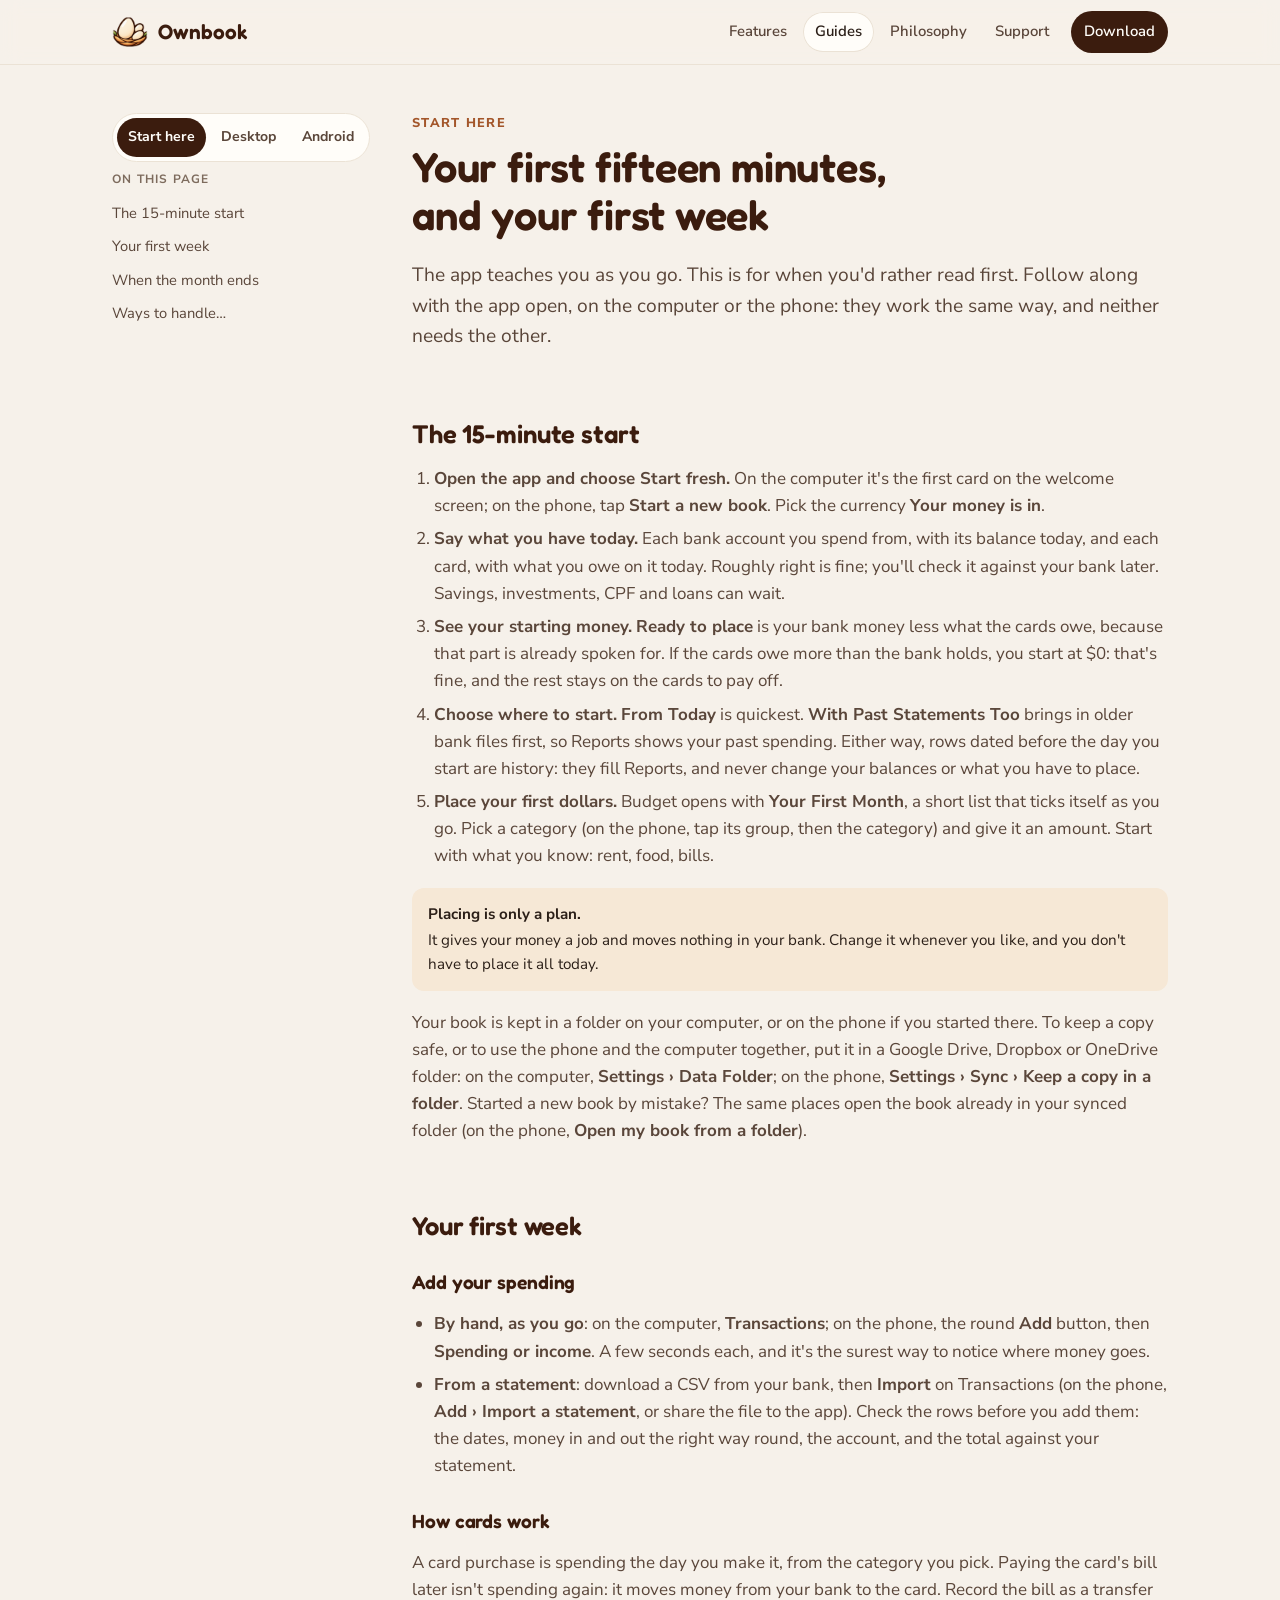
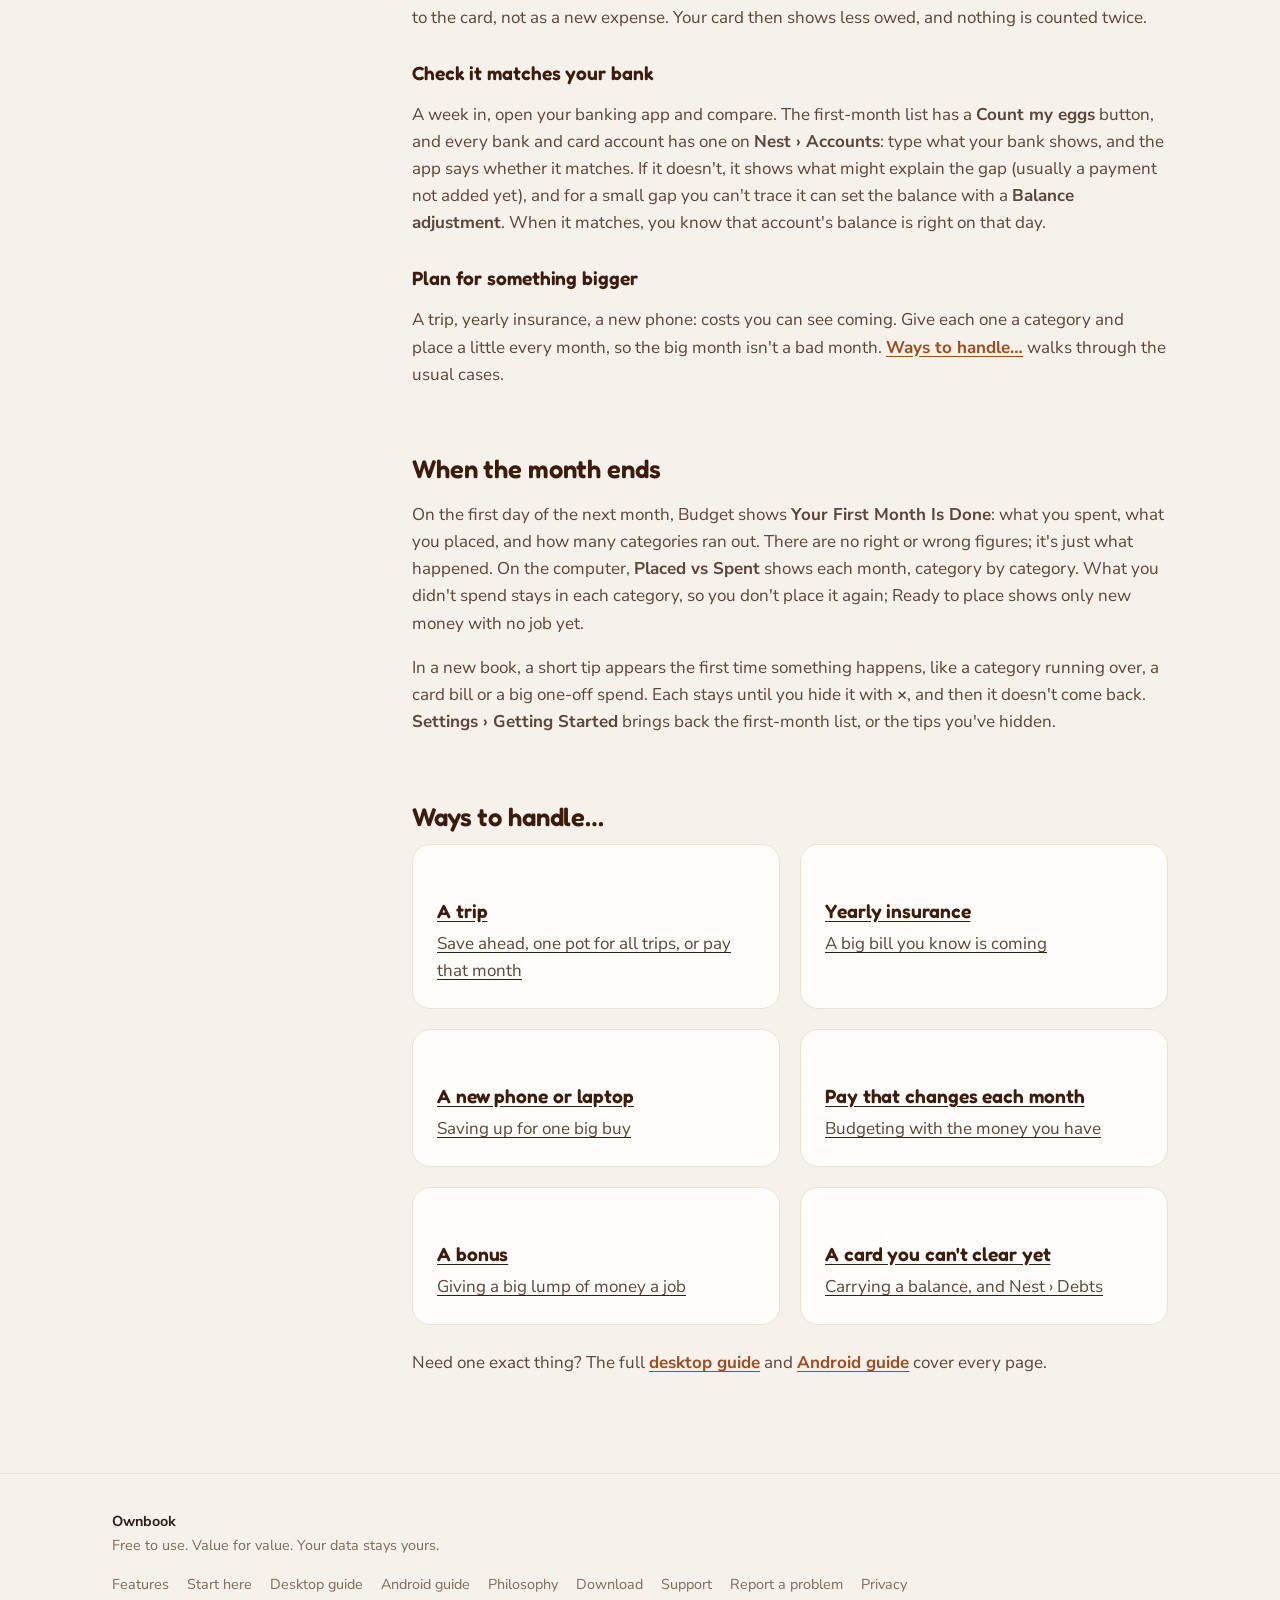
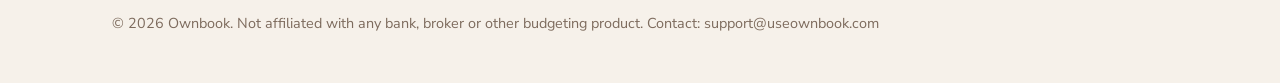
<file: guide-start.html>
<!doctype html>
<html lang="en">
<head>
  <meta charset="utf-8">
  <meta name="viewport" content="width=device-width, initial-scale=1">
  <title>Start here — Ownbook</title>
  <meta name="description" content="Start with Ownbook in about fifteen minutes, then your first week: adding spending, how cards work, and checking the figures match your bank.">
  <link rel="stylesheet" href="assets/site.css">
  <link rel="icon" href="assets/brand/favicon.ico" sizes="any">
  <link rel="icon" type="image/png" sizes="32x32" href="assets/brand/favicon-32.png">
  <link rel="apple-touch-icon" href="assets/brand/apple-touch-icon.png">
  <meta property="og:image" content="assets/brand/social-card.png">
  <meta name="theme-color" content="#FBF1E1">

</head>
<body>
<header class="site-head">
  <div class="wrap">
    <a class="brand" href="index.html">
      <img class="brand-mark" src="assets/brand/mark-96.png" alt="" width="36" height="36">
      <span>Ownbook</span>
    </a>
    <button class="nav-toggle" type="button" aria-label="Menu" aria-expanded="false" aria-controls="site-nav"
      onclick="var n=document.getElementById('site-nav');var o=n.classList.toggle('open');this.setAttribute('aria-expanded',o)">
      <svg viewBox="0 0 24 24" aria-hidden="true"><path d="M4 7h16M4 12h16M4 17h16"/></svg>
    </button>
    <nav class="nav" id="site-nav" aria-label="Main">
      <a href="features.html" >Features</a>
      <a href="guide-start.html" aria-current="page">Guides</a>
      <a href="philosophy.html" >Philosophy</a>
      <a href="support.html" >Support</a>
      <a class="btn btn-primary btn-sm" href="download.html" >Download</a>
    </nav>
  </div>
</header>

<main class="wrap doc">
  <aside class="toc">
    <div class="tabs"><a href="guide-start.html" aria-current="page">Start here</a><a href="guide-desktop.html">Desktop</a><a href="guide-android.html">Android</a></div>
    <strong>On this page</strong>
    <a href="#fifteen">The 15-minute start</a>
    <a href="#week">Your first week</a>
    <a href="#month">When the month ends</a>
    <a href="#ways">Ways to handle…</a>
  </aside>
  <article class="prose">
    <div class="eyebrow">Start here</div>
    <h1 style="font-size:clamp(1.9rem,4vw,2.6rem)">Your first fifteen minutes, and your first week</h1>
    <p class="lead">The app teaches you as you go. This is for when you'd rather read first. Follow along with the app open, on the computer or the phone: they work the same way, and neither needs the other.</p>

    <h2 id="fifteen">The 15-minute start</h2>
    <ol>
      <li><b>Open the app and choose Start fresh.</b> On the computer it's the first card on the welcome screen; on the phone, tap <b>Start a new book</b>. Pick the currency <b>Your money is in</b>.</li>
      <li><b>Say what you have today.</b> Each bank account you spend from, with its balance today, and each card, with what you owe on it today. Roughly right is fine; you'll check it against your bank later. Savings, investments, CPF and loans can wait.</li>
      <li><b>See your starting money.</b> <b>Ready to place</b> is your bank money less what the cards owe, because that part is already spoken for. If the cards owe more than the bank holds, you start at $0: that's fine, and the rest stays on the cards to pay off.</li>
      <li><b>Choose where to start.</b> <b>From Today</b> is quickest. <b>With Past Statements Too</b> brings in older bank files first, so Reports shows your past spending. Either way, rows dated before the day you start are history: they fill Reports, and never change your balances or what you have to place.</li>
      <li><b>Place your first dollars.</b> Budget opens with <b>Your First Month</b>, a short list that ticks itself as you go. Pick a category (on the phone, tap its group, then the category) and give it an amount. Start with what you know: rent, food, bills.</li>
    </ol>
    <div class="note"><strong>Placing is only a plan.</strong>It gives your money a job and moves nothing in your bank. Change it whenever you like, and you don't have to place it all today.</div>
    <p>Your book is kept in a folder on your computer, or on the phone if you started there. To keep a copy safe, or to use the phone and the computer together, put it in a Google Drive, Dropbox or OneDrive folder: on the computer, <b>Settings › Data Folder</b>; on the phone, <b>Settings › Sync › Keep a copy in a folder</b>. Started a new book by mistake? The same places open the book already in your synced folder (on the phone, <b>Open my book from a folder</b>).</p>

    <h2 id="week">Your first week</h2>
    <h3>Add your spending</h3>
    <ul>
      <li><b>By hand, as you go</b>: on the computer, <b>Transactions</b>; on the phone, the round <b>Add</b> button, then <b>Spending or income</b>. A few seconds each, and it's the surest way to notice where money goes.</li>
      <li><b>From a statement</b>: download a CSV from your bank, then <b>Import</b> on Transactions (on the phone, <b>Add › Import a statement</b>, or share the file to the app). Check the rows before you add them: the dates, money in and out the right way round, the account, and the total against your statement.</li>
    </ul>
    <h3>How cards work</h3>
    <p>A card purchase is spending the day you make it, from the category you pick. Paying the card's bill later isn't spending again: it moves money from your bank to the card. Record the bill as a transfer to the card, not as a new expense. Your card then shows less owed, and nothing is counted twice.</p>
    <h3>Check it matches your bank</h3>
    <p>A week in, open your banking app and compare. The first-month list has a <b>Count my eggs</b> button, and every bank and card account has one on <b>Nest › Accounts</b>: type what your bank shows, and the app says whether it matches. If it doesn't, it shows what might explain the gap (usually a payment not added yet), and for a small gap you can't trace it can set the balance with a <b>Balance adjustment</b>. When it matches, you know that account's balance is right on that day.</p>
    <h3>Plan for something bigger</h3>
    <p>A trip, yearly insurance, a new phone: costs you can see coming. Give each one a category and place a little every month, so the big month isn't a bad month. <a href="guide-ways.html">Ways to handle…</a> walks through the usual cases.</p>

    <h2 id="month">When the month ends</h2>
    <p>On the first day of the next month, Budget shows <b>Your First Month Is Done</b>: what you spent, what you placed, and how many categories ran out. There are no right or wrong figures; it's just what happened. On the computer, <b>Placed vs Spent</b> shows each month, category by category. What you didn't spend stays in each category, so you don't place it again; Ready to place shows only new money with no job yet.</p>
    <p>In a new book, a short tip appears the first time something happens, like a category running over, a card bill or a big one-off spend. Each stays until you hide it with <b>×</b>, and then it doesn't come back. <b>Settings › Getting Started</b> brings back the first-month list, or the tips you've hidden.</p>

    <h2 id="ways">Ways to handle…</h2>
    <div class="grid c2">
      <a class="card" href="guide-ways.html#trip"><h3>A trip</h3><p>Save ahead, one pot for all trips, or pay that month</p></a>
      <a class="card" href="guide-ways.html#insurance"><h3>Yearly insurance</h3><p>A big bill you know is coming</p></a>
      <a class="card" href="guide-ways.html#big-buy"><h3>A new phone or laptop</h3><p>Saving up for one big buy</p></a>
      <a class="card" href="guide-ways.html#irregular"><h3>Pay that changes each month</h3><p>Budgeting with the money you have</p></a>
      <a class="card" href="guide-ways.html#bonus"><h3>A bonus</h3><p>Giving a big lump of money a job</p></a>
      <a class="card" href="guide-ways.html#card"><h3>A card you can't clear yet</h3><p>Carrying a balance, and Nest › Debts</p></a>
    </div>
    <p style="margin-top:24px">Need one exact thing? The full <a href="guide-desktop.html">desktop guide</a> and <a href="guide-android.html">Android guide</a> cover every page.</p>
  </article>
</main>
<footer class="site-foot">
  <div class="wrap">
    <div>
      <strong style="color:var(--ink)">Ownbook</strong><br>
      Free to use. Value for value. Your data stays yours.
    </div>
    <nav aria-label="Footer">
      <a href="features.html">Features</a>
      <a href="guide-start.html">Start here</a>
      <a href="guide-desktop.html">Desktop guide</a>
      <a href="guide-android.html">Android guide</a>
      <a href="philosophy.html">Philosophy</a>
      <a href="download.html">Download</a>
      <a href="support.html">Support</a>
      <a href="mailto:support@useownbook.com">Report a problem</a>
      <a href="privacy.html">Privacy</a>
    </nav>
    <div style="width:100%">© 2026 Ownbook. Not affiliated with any bank, broker or other budgeting product. Contact: support@useownbook.com</div>
  </div>
</footer>

</body>
</html>
</file>
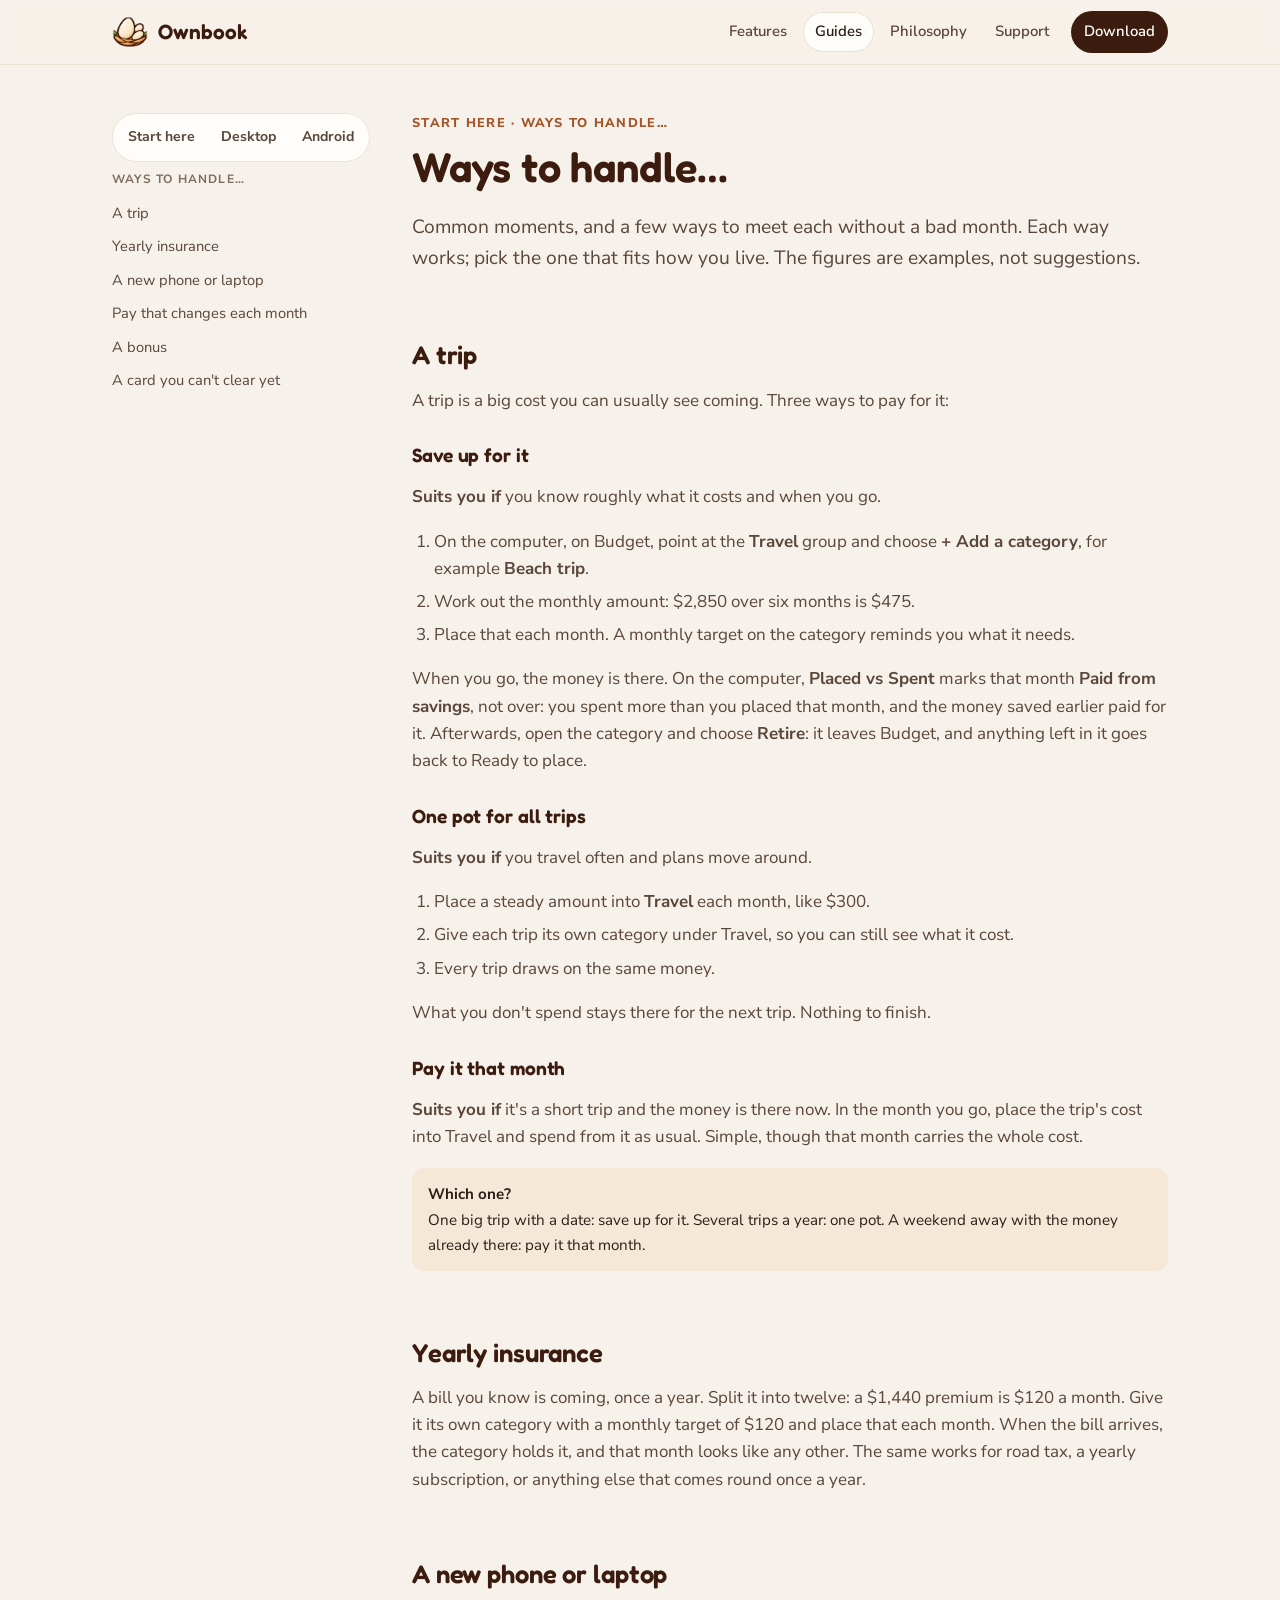
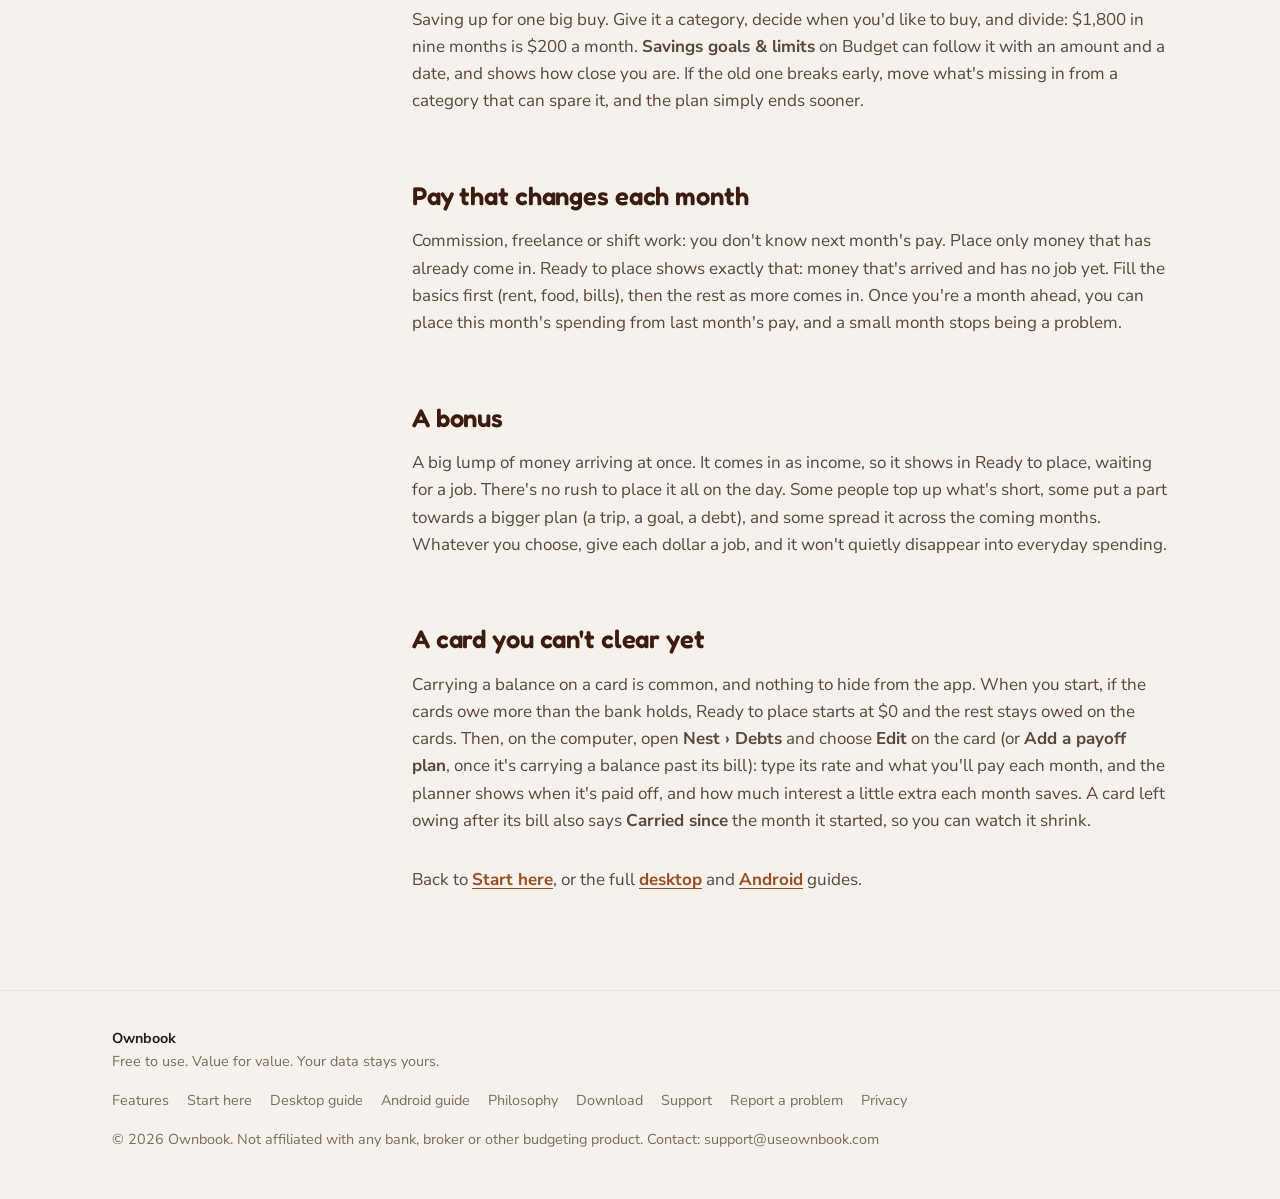
<file: guide-ways.html>
<!doctype html>
<html lang="en">
<head>
  <meta charset="utf-8">
  <meta name="viewport" content="width=device-width, initial-scale=1">
  <title>Ways to handle… — Ownbook</title>
  <meta name="description" content="Ways to handle a trip, yearly insurance, a big buy, pay that changes, a bonus and a card you can't clear yet, in Ownbook.">
  <link rel="stylesheet" href="assets/site.css">
  <link rel="icon" href="assets/brand/favicon.ico" sizes="any">
  <link rel="icon" type="image/png" sizes="32x32" href="assets/brand/favicon-32.png">
  <link rel="apple-touch-icon" href="assets/brand/apple-touch-icon.png">
  <meta property="og:image" content="assets/brand/social-card.png">
  <meta name="theme-color" content="#FBF1E1">

</head>
<body>
<header class="site-head">
  <div class="wrap">
    <a class="brand" href="index.html">
      <img class="brand-mark" src="assets/brand/mark-96.png" alt="" width="36" height="36">
      <span>Ownbook</span>
    </a>
    <button class="nav-toggle" type="button" aria-label="Menu" aria-expanded="false" aria-controls="site-nav"
      onclick="var n=document.getElementById('site-nav');var o=n.classList.toggle('open');this.setAttribute('aria-expanded',o)">
      <svg viewBox="0 0 24 24" aria-hidden="true"><path d="M4 7h16M4 12h16M4 17h16"/></svg>
    </button>
    <nav class="nav" id="site-nav" aria-label="Main">
      <a href="features.html" >Features</a>
      <a href="guide-start.html" aria-current="page">Guides</a>
      <a href="philosophy.html" >Philosophy</a>
      <a href="support.html" >Support</a>
      <a class="btn btn-primary btn-sm" href="download.html" >Download</a>
    </nav>
  </div>
</header>

<main class="wrap doc">
  <aside class="toc">
    <div class="tabs"><a href="guide-start.html">Start here</a><a href="guide-desktop.html">Desktop</a><a href="guide-android.html">Android</a></div>
    <strong>Ways to handle…</strong>
    <a href="#trip">A trip</a>
    <a href="#insurance">Yearly insurance</a>
    <a href="#big-buy">A new phone or laptop</a>
    <a href="#irregular">Pay that changes each month</a>
    <a href="#bonus">A bonus</a>
    <a href="#card">A card you can't clear yet</a>
  </aside>
  <article class="prose">
    <div class="eyebrow">Start here · Ways to handle…</div>
    <h1 style="font-size:clamp(1.9rem,4vw,2.6rem)">Ways to handle…</h1>
    <p class="lead">Common moments, and a few ways to meet each without a bad month. Each way works; pick the one that fits how you live. The figures are examples, not suggestions.</p>

    <h2 id="trip">A trip</h2>
    <p>A trip is a big cost you can usually see coming. Three ways to pay for it:</p>
    <h3>Save up for it</h3>
    <p><b>Suits you if</b> you know roughly what it costs and when you go.</p>
    <ol>
      <li>On the computer, on Budget, point at the <b>Travel</b> group and choose <b>+ Add a category</b>, for example <b>Beach trip</b>.</li>
      <li>Work out the monthly amount: $2,850 over six months is $475.</li>
      <li>Place that each month. A monthly target on the category reminds you what it needs.</li>
    </ol>
    <p>When you go, the money is there. On the computer, <b>Placed vs Spent</b> marks that month <b>Paid from savings</b>, not over: you spent more than you placed that month, and the money saved earlier paid for it. Afterwards, open the category and choose <b>Retire</b>: it leaves Budget, and anything left in it goes back to Ready to place.</p>
    <h3>One pot for all trips</h3>
    <p><b>Suits you if</b> you travel often and plans move around.</p>
    <ol>
      <li>Place a steady amount into <b>Travel</b> each month, like $300.</li>
      <li>Give each trip its own category under Travel, so you can still see what it cost.</li>
      <li>Every trip draws on the same money.</li>
    </ol>
    <p>What you don't spend stays there for the next trip. Nothing to finish.</p>
    <h3>Pay it that month</h3>
    <p><b>Suits you if</b> it's a short trip and the money is there now. In the month you go, place the trip's cost into Travel and spend from it as usual. Simple, though that month carries the whole cost.</p>
    <div class="note"><strong>Which one?</strong>One big trip with a date: save up for it. Several trips a year: one pot. A weekend away with the money already there: pay it that month.</div>

    <h2 id="insurance">Yearly insurance</h2>
    <p>A bill you know is coming, once a year. Split it into twelve: a $1,440 premium is $120 a month. Give it its own category with a monthly target of $120 and place that each month. When the bill arrives, the category holds it, and that month looks like any other. The same works for road tax, a yearly subscription, or anything else that comes round once a year.</p>

    <h2 id="big-buy">A new phone or laptop</h2>
    <p>Saving up for one big buy. Give it a category, decide when you'd like to buy, and divide: $1,800 in nine months is $200 a month. <b>Savings goals &amp; limits</b> on Budget can follow it with an amount and a date, and shows how close you are. If the old one breaks early, move what's missing in from a category that can spare it, and the plan simply ends sooner.</p>

    <h2 id="irregular">Pay that changes each month</h2>
    <p>Commission, freelance or shift work: you don't know next month's pay. Place only money that has already come in. Ready to place shows exactly that: money that's arrived and has no job yet. Fill the basics first (rent, food, bills), then the rest as more comes in. Once you're a month ahead, you can place this month's spending from last month's pay, and a small month stops being a problem.</p>

    <h2 id="bonus">A bonus</h2>
    <p>A big lump of money arriving at once. It comes in as income, so it shows in Ready to place, waiting for a job. There's no rush to place it all on the day. Some people top up what's short, some put a part towards a bigger plan (a trip, a goal, a debt), and some spread it across the coming months. Whatever you choose, give each dollar a job, and it won't quietly disappear into everyday spending.</p>

    <h2 id="card">A card you can't clear yet</h2>
    <p>Carrying a balance on a card is common, and nothing to hide from the app. When you start, if the cards owe more than the bank holds, Ready to place starts at $0 and the rest stays owed on the cards. Then, on the computer, open <b>Nest › Debts</b> and choose <b>Edit</b> on the card (or <b>Add a payoff plan</b>, once it's carrying a balance past its bill): type its rate and what you'll pay each month, and the planner shows when it's paid off, and how much interest a little extra each month saves. A card left owing after its bill also says <b>Carried since</b> the month it started, so you can watch it shrink.</p>

    <p style="margin-top:32px">Back to <a href="guide-start.html">Start here</a>, or the full <a href="guide-desktop.html">desktop</a> and <a href="guide-android.html">Android</a> guides.</p>
  </article>
</main>
<footer class="site-foot">
  <div class="wrap">
    <div>
      <strong style="color:var(--ink)">Ownbook</strong><br>
      Free to use. Value for value. Your data stays yours.
    </div>
    <nav aria-label="Footer">
      <a href="features.html">Features</a>
      <a href="guide-start.html">Start here</a>
      <a href="guide-desktop.html">Desktop guide</a>
      <a href="guide-android.html">Android guide</a>
      <a href="philosophy.html">Philosophy</a>
      <a href="download.html">Download</a>
      <a href="support.html">Support</a>
      <a href="mailto:support@useownbook.com">Report a problem</a>
      <a href="privacy.html">Privacy</a>
    </nav>
    <div style="width:100%">© 2026 Ownbook. Not affiliated with any bank, broker or other budgeting product. Contact: support@useownbook.com</div>
  </div>
</footer>

</body>
</html>
</file>
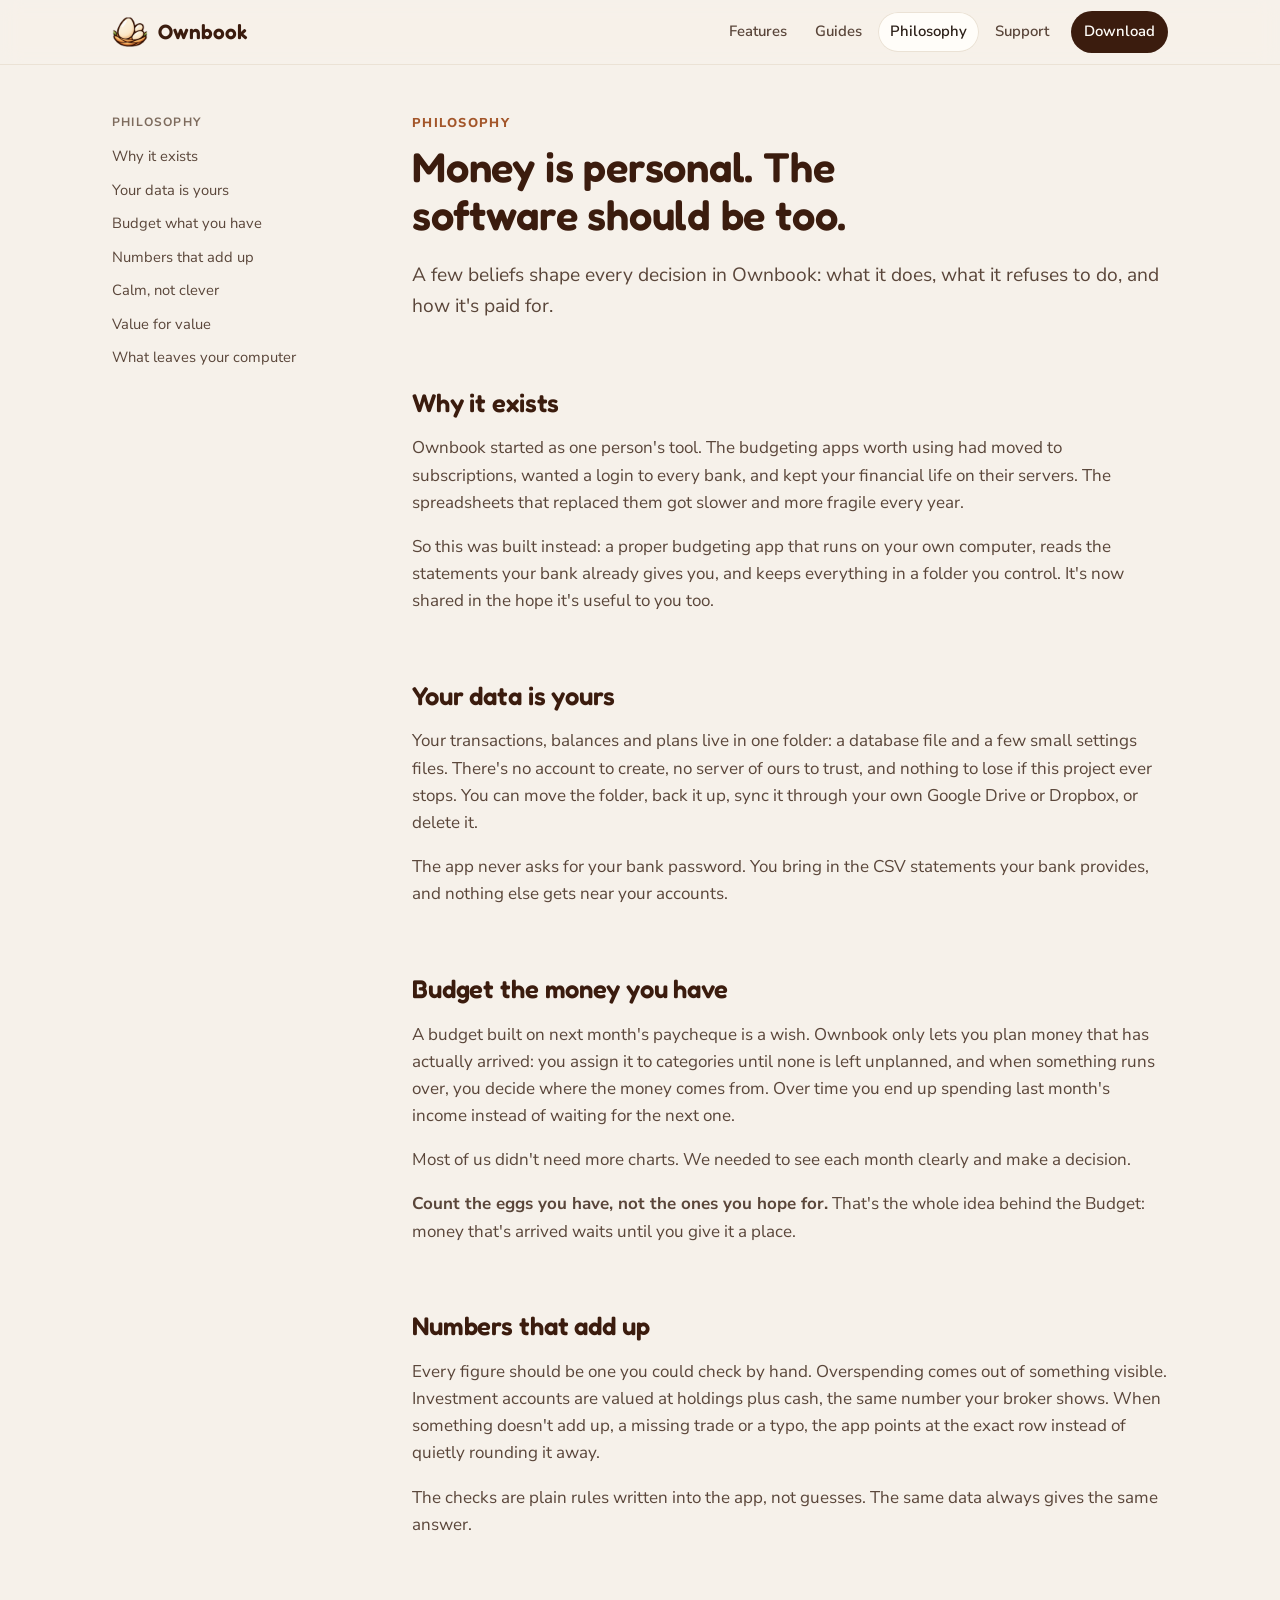
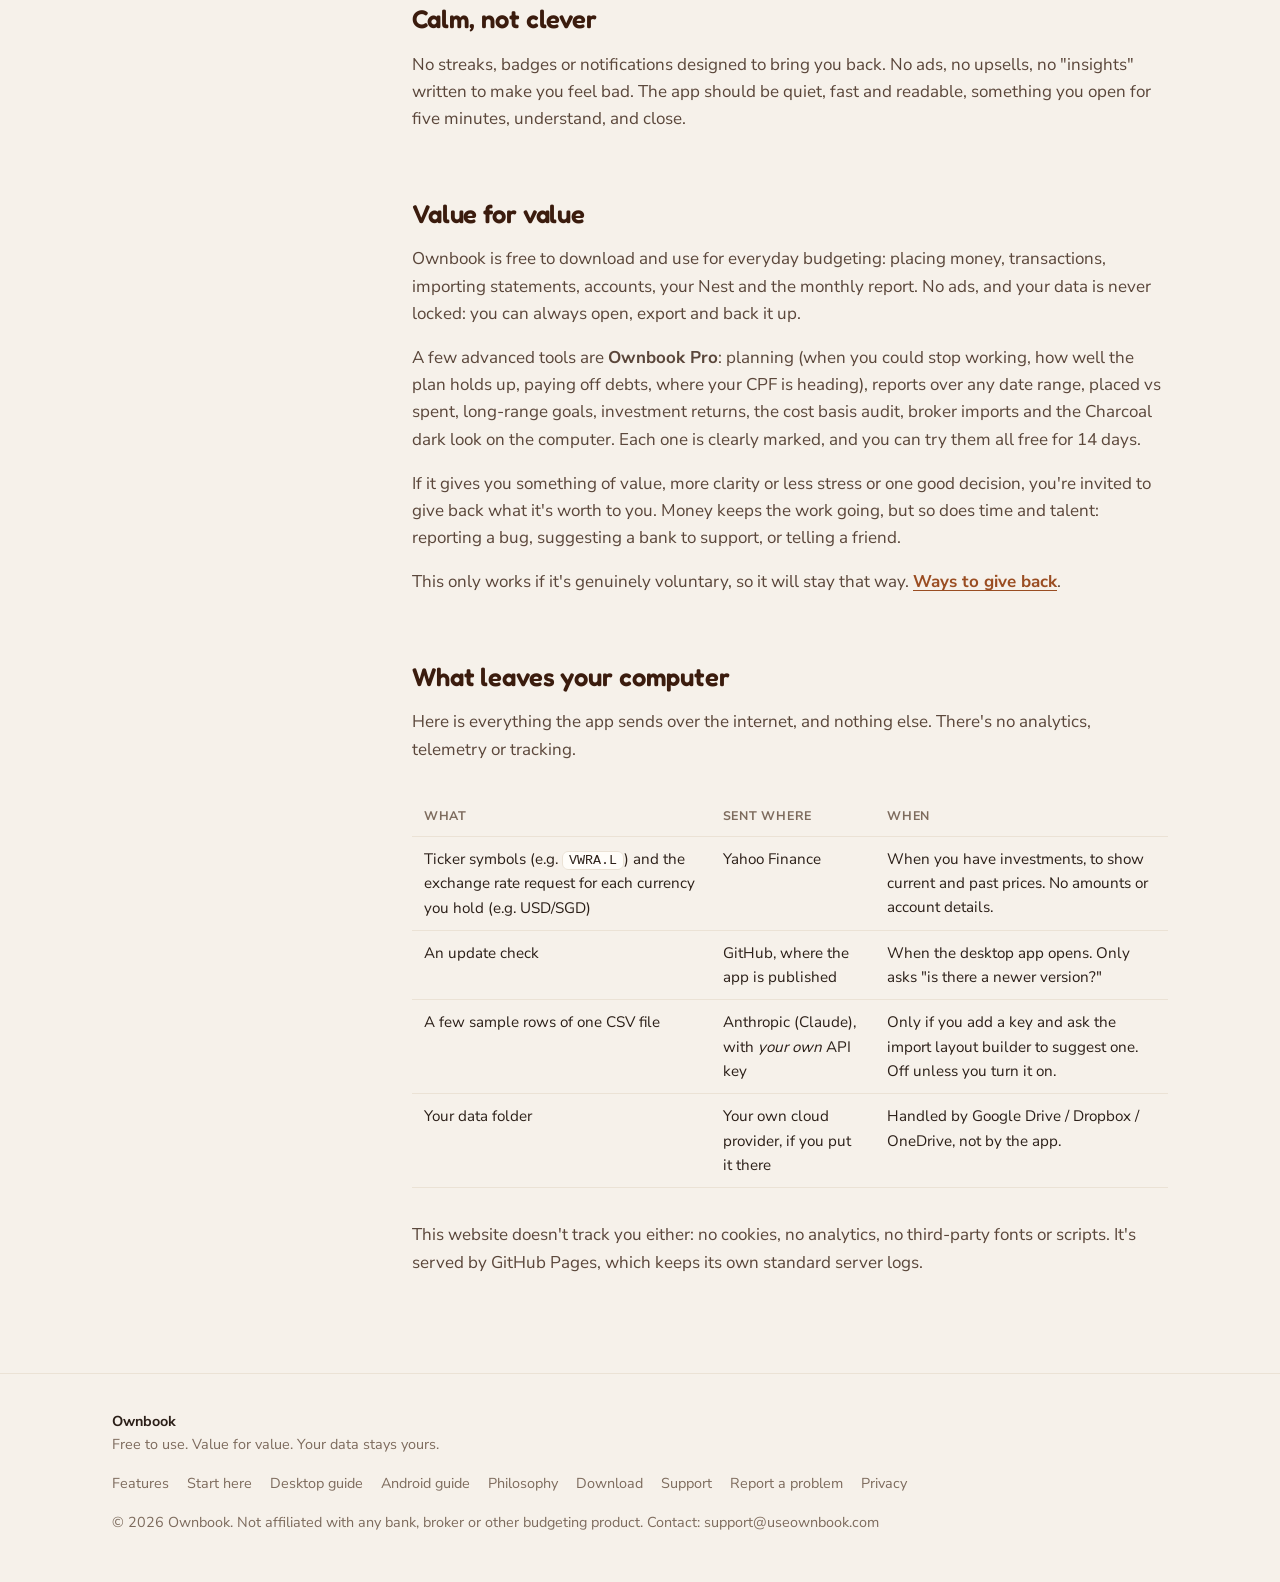
<file: philosophy.html>
<!doctype html>
<html lang="en">
<head>
  <meta charset="utf-8">
  <meta name="viewport" content="width=device-width, initial-scale=1">
  <title>Philosophy — Ownbook</title>
  <meta name="description" content="Why Ownbook exists: your money and your data should be yours, a budget should work with money you have, and software can be paid for by value, not subscriptions.">
  <link rel="stylesheet" href="assets/site.css">
  <link rel="icon" href="assets/brand/favicon.ico" sizes="any">
  <link rel="icon" type="image/png" sizes="32x32" href="assets/brand/favicon-32.png">
  <link rel="apple-touch-icon" href="assets/brand/apple-touch-icon.png">
  <meta property="og:image" content="assets/brand/social-card.png">
  <meta name="theme-color" content="#FBF1E1">

</head>
<body>
<header class="site-head">
  <div class="wrap">
    <a class="brand" href="index.html">
      <img class="brand-mark" src="assets/brand/mark-96.png" alt="" width="36" height="36">
      <span>Ownbook</span>
    </a>
    <button class="nav-toggle" type="button" aria-label="Menu" aria-expanded="false" aria-controls="site-nav"
      onclick="var n=document.getElementById('site-nav');var o=n.classList.toggle('open');this.setAttribute('aria-expanded',o)">
      <svg viewBox="0 0 24 24" aria-hidden="true"><path d="M4 7h16M4 12h16M4 17h16"/></svg>
    </button>
    <nav class="nav" id="site-nav" aria-label="Main">
      <a href="features.html" >Features</a>
      <a href="guide-start.html" >Guides</a>
      <a href="philosophy.html" aria-current="page">Philosophy</a>
      <a href="support.html" >Support</a>
      <a class="btn btn-primary btn-sm" href="download.html" >Download</a>
    </nav>
  </div>
</header>

<main class="wrap doc">
  <aside class="toc">
    <strong>Philosophy</strong>
    <a href="#why">Why it exists</a>
    <a href="#yours">Your data is yours</a>
    <a href="#have">Budget what you have</a>
    <a href="#honest">Numbers that add up</a>
    <a href="#calm">Calm, not clever</a>
    <a href="#v4v">Value for value</a>
    <a href="#privacy">What leaves your computer</a>
  </aside>
  <article class="prose">
    <div class="eyebrow">Philosophy</div>
    <h1 style="font-size:clamp(1.9rem,4vw,2.6rem)">Money is personal. The software should be too.</h1>
    <p class="lead">A few beliefs shape every decision in Ownbook: what it does, what it refuses to do, and how it's paid for.</p>

    <h2 id="why">Why it exists</h2>
    <p>Ownbook started as one person's tool. The budgeting apps worth using had moved to subscriptions, wanted a login to every bank, and kept your financial life on their servers. The spreadsheets that replaced them got slower and more fragile every year.</p>
    <p>So this was built instead: a proper budgeting app that runs on your own computer, reads the statements your bank already gives you, and keeps everything in a folder you control. It's now shared in the hope it's useful to you too.</p>

    <h2 id="yours">Your data is yours</h2>
    <p>Your transactions, balances and plans live in one folder: a database file and a few small settings files. There's no account to create, no server of ours to trust, and nothing to lose if this project ever stops. You can move the folder, back it up, sync it through your own Google Drive or Dropbox, or delete it.</p>
    <p>The app never asks for your bank password. You bring in the CSV statements your bank provides, and nothing else gets near your accounts.</p>

    <h2 id="have">Budget the money you have</h2>
    <p>A budget built on next month's paycheque is a wish. Ownbook only lets you plan money that has actually arrived: you assign it to categories until none is left unplanned, and when something runs over, you decide where the money comes from. Over time you end up spending last month's income instead of waiting for the next one.</p>
    <p>Most of us didn't need more charts. We needed to see each month clearly and make a decision.</p>
    <p><b>Count the eggs you have, not the ones you hope for.</b> That's the whole idea behind the Budget: money that's arrived waits until you give it a place.</p>

    <h2 id="honest">Numbers that add up</h2>
    <p>Every figure should be one you could check by hand. Overspending comes out of something visible. Investment accounts are valued at holdings plus cash, the same number your broker shows. When something doesn't add up, a missing trade or a typo, the app points at the exact row instead of quietly rounding it away.</p>
    <p>The checks are plain rules written into the app, not guesses. The same data always gives the same answer.</p>

    <h2 id="calm">Calm, not clever</h2>
    <p>No streaks, badges or notifications designed to bring you back. No ads, no upsells, no "insights" written to make you feel bad. The app should be quiet, fast and readable, something you open for five minutes, understand, and close.</p>

    <h2 id="v4v">Value for value</h2>
    <p>Ownbook is free to download and use for everyday budgeting: placing money, transactions, importing statements, accounts, your Nest and the monthly report. No ads, and your data is never locked: you can always open, export and back it up.</p>
    <p>A few advanced tools are <b>Ownbook Pro</b>: planning (when you could stop working, how well the plan holds up, paying off debts, where your CPF is heading), reports over any date range, placed vs spent, long-range goals, investment returns, the cost basis audit, broker imports and the Charcoal dark look on the computer. Each one is clearly marked, and you can try them all free for 14 days.</p>
    <p>If it gives you something of value, more clarity or less stress or one good decision, you're invited to give back what it's worth to you. Money keeps the work going, but so does time and talent: reporting a bug, suggesting a bank to support, or telling a friend.</p>
    <p>This only works if it's genuinely voluntary, so it will stay that way. <a href="support.html">Ways to give back</a>.</p>

    <h2 id="privacy">What leaves your computer</h2>
    <p>Here is everything the app sends over the internet, and nothing else. There's no analytics, telemetry or tracking.</p>
    <div class="table-scroll">
    <table class="facts">
      <thead><tr><th>What</th><th>Sent where</th><th>When</th></tr></thead>
      <tbody>
        <tr><td>Ticker symbols (e.g. <code>VWRA.L</code>) and the exchange rate request for each currency you hold (e.g. USD/SGD)</td><td>Yahoo Finance</td><td>When you have investments, to show current and past prices. No amounts or account details.</td></tr>
        <tr><td>An update check</td><td>GitHub, where the app is published</td><td>When the desktop app opens. Only asks "is there a newer version?"</td></tr>
        <tr><td>A few sample rows of one CSV file</td><td>Anthropic (Claude), with <i>your own</i> API key</td><td>Only if you add a key and ask the import layout builder to suggest one. Off unless you turn it on.</td></tr>
        <tr><td>Your data folder</td><td>Your own cloud provider, if you put it there</td><td>Handled by Google Drive / Dropbox / OneDrive, not by the app.</td></tr>
      </tbody>
    </table>
    </div>
    <p>This website doesn't track you either: no cookies, no analytics, no third-party fonts or scripts. It's served by GitHub Pages, which keeps its own standard server logs.</p>
  </article>
</main>
<footer class="site-foot">
  <div class="wrap">
    <div>
      <strong style="color:var(--ink)">Ownbook</strong><br>
      Free to use. Value for value. Your data stays yours.
    </div>
    <nav aria-label="Footer">
      <a href="features.html">Features</a>
      <a href="guide-start.html">Start here</a>
      <a href="guide-desktop.html">Desktop guide</a>
      <a href="guide-android.html">Android guide</a>
      <a href="philosophy.html">Philosophy</a>
      <a href="download.html">Download</a>
      <a href="support.html">Support</a>
      <a href="mailto:support@useownbook.com">Report a problem</a>
      <a href="privacy.html">Privacy</a>
    </nav>
    <div style="width:100%">© 2026 Ownbook. Not affiliated with any bank, broker or other budgeting product. Contact: support@useownbook.com</div>
  </div>
</footer>

</body>
</html>
</file>
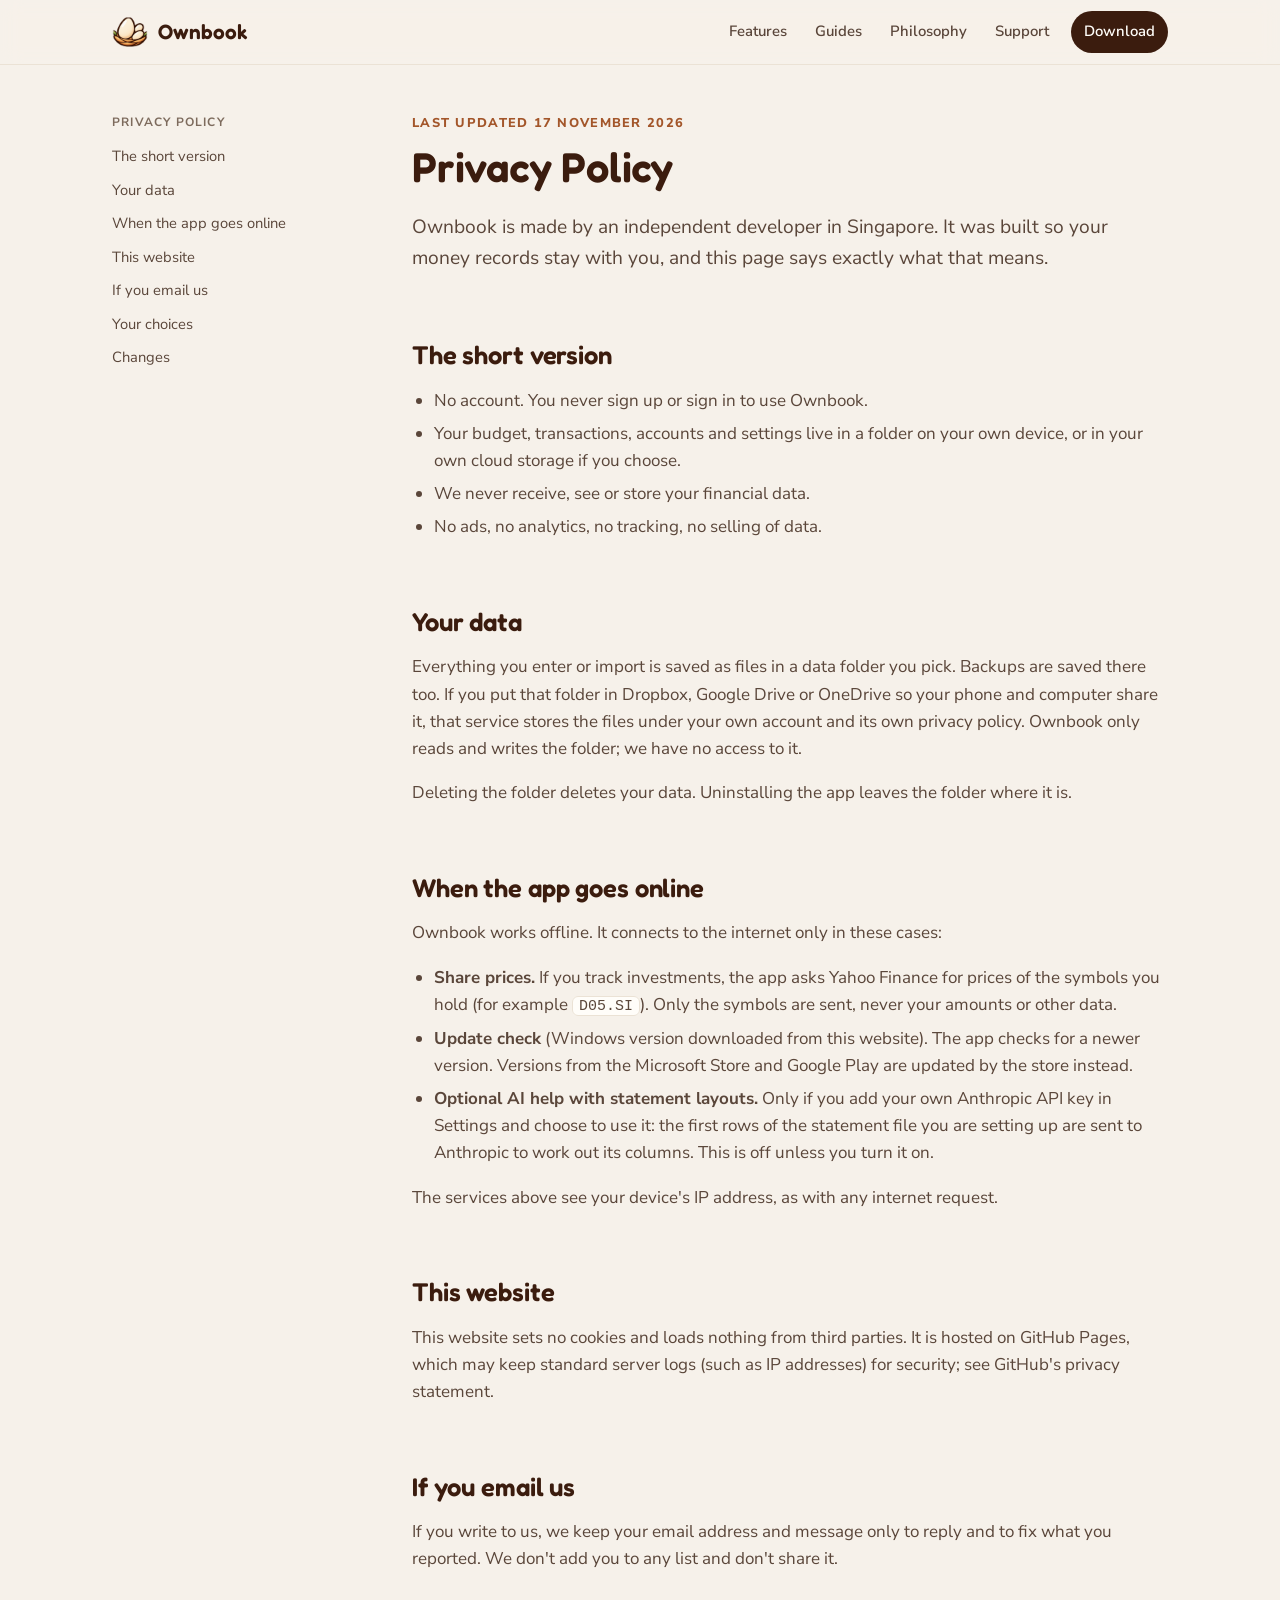
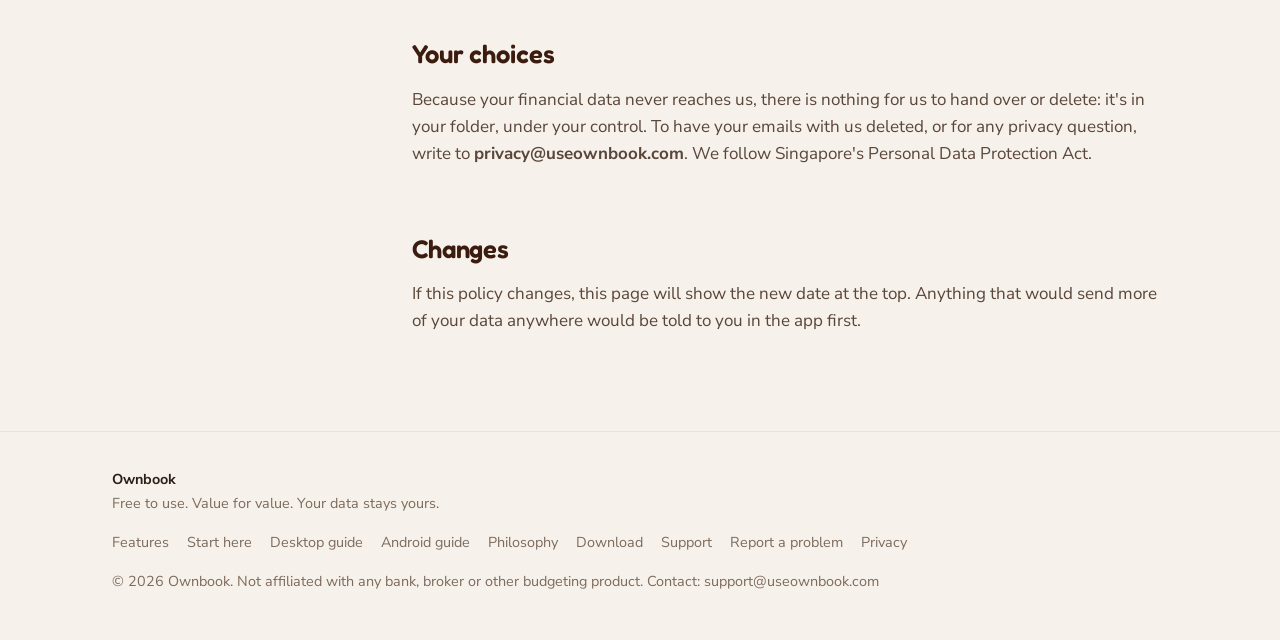
<file: privacy.html>
<!doctype html>
<html lang="en">
<head>
  <meta charset="utf-8">
  <meta name="viewport" content="width=device-width, initial-scale=1">
  <title>Privacy Policy — Ownbook</title>
  <meta name="description" content="What Ownbook does with your data: it stays in a folder you own. No account, no tracking, no ads.">
  <link rel="stylesheet" href="assets/site.css">
  <link rel="icon" href="assets/brand/favicon.ico" sizes="any">
  <link rel="icon" type="image/png" sizes="32x32" href="assets/brand/favicon-32.png">
  <link rel="apple-touch-icon" href="assets/brand/apple-touch-icon.png">
  <meta property="og:image" content="assets/brand/social-card.png">
  <meta name="theme-color" content="#FBF1E1">

</head>
<body>
<header class="site-head">
  <div class="wrap">
    <a class="brand" href="index.html">
      <img class="brand-mark" src="assets/brand/mark-96.png" alt="" width="36" height="36">
      <span>Ownbook</span>
    </a>
    <button class="nav-toggle" type="button" aria-label="Menu" aria-expanded="false" aria-controls="site-nav"
      onclick="var n=document.getElementById('site-nav');var o=n.classList.toggle('open');this.setAttribute('aria-expanded',o)">
      <svg viewBox="0 0 24 24" aria-hidden="true"><path d="M4 7h16M4 12h16M4 17h16"/></svg>
    </button>
    <nav class="nav" id="site-nav" aria-label="Main">
      <a href="features.html" >Features</a>
      <a href="guide-start.html" >Guides</a>
      <a href="philosophy.html" >Philosophy</a>
      <a href="support.html" >Support</a>
      <a class="btn btn-primary btn-sm" href="download.html" >Download</a>
    </nav>
  </div>
</header>

<main class="wrap doc">
  <aside class="toc">
    <strong>Privacy Policy</strong>
    <a href="#short">The short version</a>
    <a href="#data">Your data</a>
    <a href="#internet">When the app goes online</a>
    <a href="#site">This website</a>
    <a href="#email">If you email us</a>
    <a href="#rights">Your choices</a>
    <a href="#changes">Changes</a>
  </aside>
  <article class="prose">
    <div class="eyebrow">Last updated 17 November 2026</div>
    <h1 style="font-size:clamp(1.9rem,4vw,2.6rem)">Privacy Policy</h1>
    <p class="lead">Ownbook is made by an independent developer in Singapore. It was built so your money records stay with you, and this page says exactly what that means.</p>

    <h2 id="short">The short version</h2>
    <ul>
      <li>No account. You never sign up or sign in to use Ownbook.</li>
      <li>Your budget, transactions, accounts and settings live in a folder on your own device, or in your own cloud storage if you choose.</li>
      <li>We never receive, see or store your financial data.</li>
      <li>No ads, no analytics, no tracking, no selling of data.</li>
    </ul>

    <h2 id="data">Your data</h2>
    <p>Everything you enter or import is saved as files in a data folder you pick. Backups are saved there too. If you put that folder in Dropbox, Google Drive or OneDrive so your phone and computer share it, that service stores the files under your own account and its own privacy policy. Ownbook only reads and writes the folder; we have no access to it.</p>
    <p>Deleting the folder deletes your data. Uninstalling the app leaves the folder where it is.</p>

    <h2 id="internet">When the app goes online</h2>
    <p>Ownbook works offline. It connects to the internet only in these cases:</p>
    <ul>
      <li><b>Share prices.</b> If you track investments, the app asks Yahoo Finance for prices of the symbols you hold (for example <code>D05.SI</code>). Only the symbols are sent, never your amounts or other data.</li>
      <li><b>Update check</b> (Windows version downloaded from this website). The app checks for a newer version. Versions from the Microsoft Store and Google Play are updated by the store instead.</li>
      <li><b>Optional AI help with statement layouts.</b> Only if you add your own Anthropic API key in Settings and choose to use it: the first rows of the statement file you are setting up are sent to Anthropic to work out its columns. This is off unless you turn it on.</li>
    </ul>
    <p>The services above see your device's IP address, as with any internet request.</p>

    <h2 id="site">This website</h2>
    <p>This website sets no cookies and loads nothing from third parties. It is hosted on GitHub Pages, which may keep standard server logs (such as IP addresses) for security; see GitHub's privacy statement.</p>

    <h2 id="email">If you email us</h2>
    <p>If you write to us, we keep your email address and message only to reply and to fix what you reported. We don't add you to any list and don't share it.</p>

    <h2 id="rights">Your choices</h2>
    <p>Because your financial data never reaches us, there is nothing for us to hand over or delete: it's in your folder, under your control. To have your emails with us deleted, or for any privacy question, write to <b>privacy@useownbook.com</b>. We follow Singapore's Personal Data Protection Act.</p>

    <h2 id="changes">Changes</h2>
    <p>If this policy changes, this page will show the new date at the top. Anything that would send more of your data anywhere would be told to you in the app first.</p>
  </article>
</main>
<footer class="site-foot">
  <div class="wrap">
    <div>
      <strong style="color:var(--ink)">Ownbook</strong><br>
      Free to use. Value for value. Your data stays yours.
    </div>
    <nav aria-label="Footer">
      <a href="features.html">Features</a>
      <a href="guide-start.html">Start here</a>
      <a href="guide-desktop.html">Desktop guide</a>
      <a href="guide-android.html">Android guide</a>
      <a href="philosophy.html">Philosophy</a>
      <a href="download.html">Download</a>
      <a href="support.html">Support</a>
      <a href="mailto:support@useownbook.com">Report a problem</a>
      <a href="privacy.html">Privacy</a>
    </nav>
    <div style="width:100%">© 2026 Ownbook. Not affiliated with any bank, broker or other budgeting product. Contact: support@useownbook.com</div>
  </div>
</footer>

</body>
</html>
</file>
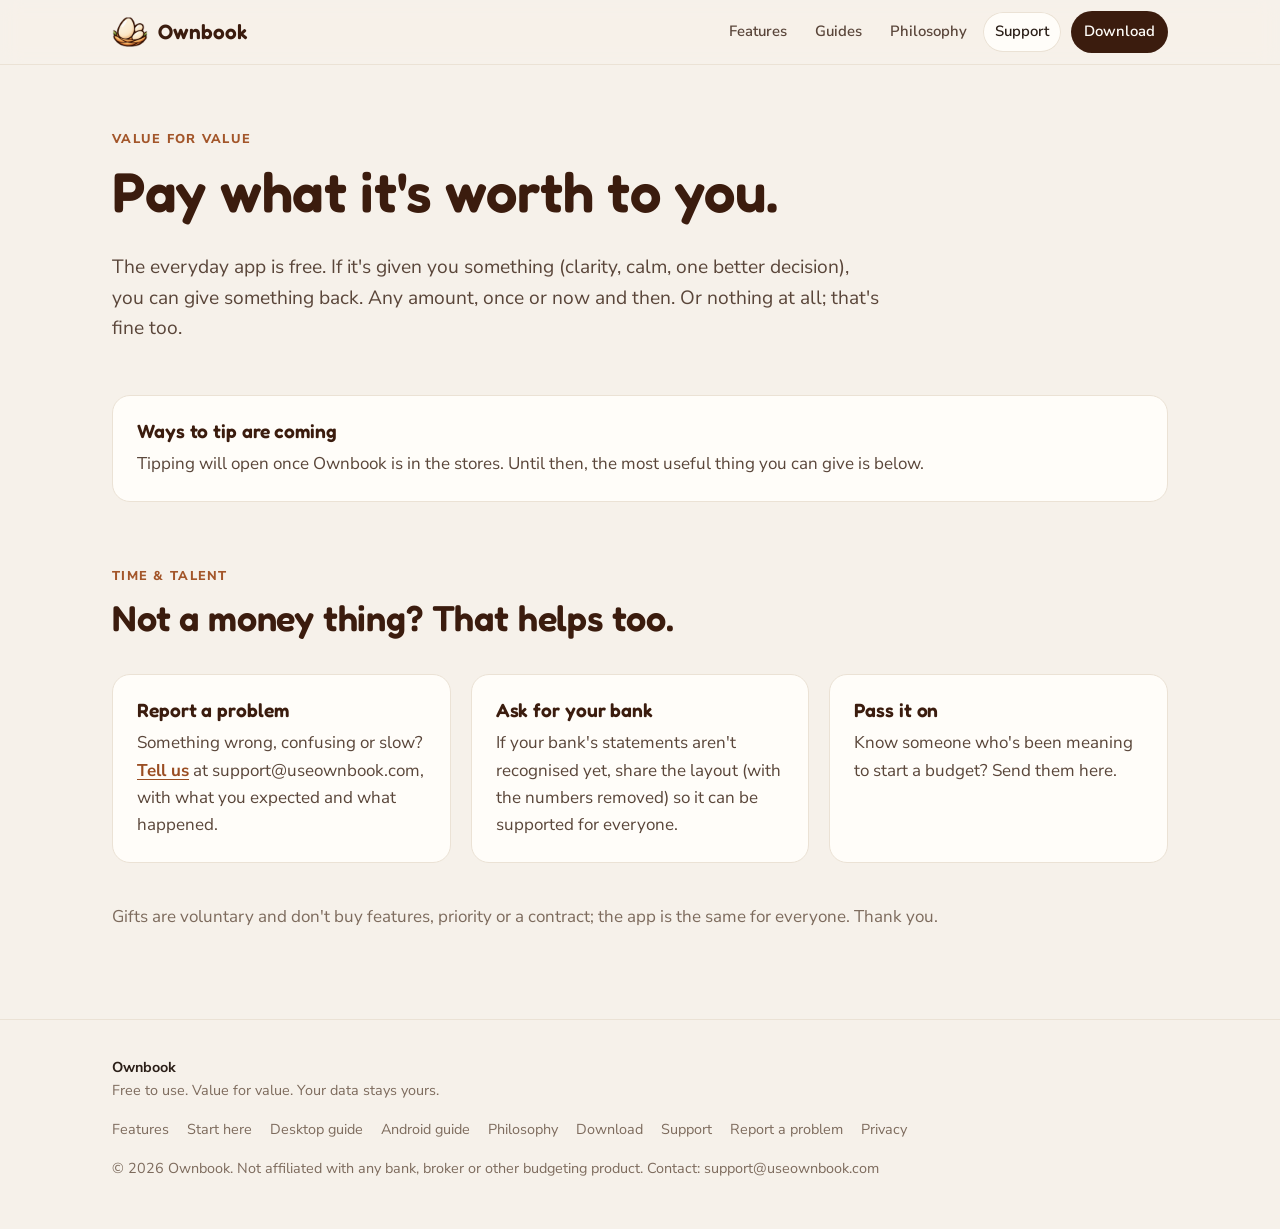
<file: support.html>
<!doctype html>
<html lang="en">
<head>
  <meta charset="utf-8">
  <meta name="viewport" content="width=device-width, initial-scale=1">
  <title>Support — Ownbook</title>
  <meta name="description" content="Ownbook is free and runs on value for value. Ways to give back, from your time now to a tip later.">
  <link rel="stylesheet" href="assets/site.css">
  <link rel="icon" href="assets/brand/favicon.ico" sizes="any">
  <link rel="icon" type="image/png" sizes="32x32" href="assets/brand/favicon-32.png">
  <link rel="apple-touch-icon" href="assets/brand/apple-touch-icon.png">
  <meta property="og:image" content="assets/brand/social-card.png">
  <meta name="theme-color" content="#FBF1E1">

</head>
<body>
<header class="site-head">
  <div class="wrap">
    <a class="brand" href="index.html">
      <img class="brand-mark" src="assets/brand/mark-96.png" alt="" width="36" height="36">
      <span>Ownbook</span>
    </a>
    <button class="nav-toggle" type="button" aria-label="Menu" aria-expanded="false" aria-controls="site-nav"
      onclick="var n=document.getElementById('site-nav');var o=n.classList.toggle('open');this.setAttribute('aria-expanded',o)">
      <svg viewBox="0 0 24 24" aria-hidden="true"><path d="M4 7h16M4 12h16M4 17h16"/></svg>
    </button>
    <nav class="nav" id="site-nav" aria-label="Main">
      <a href="features.html" >Features</a>
      <a href="guide-start.html" >Guides</a>
      <a href="philosophy.html" >Philosophy</a>
      <a href="support.html" aria-current="page">Support</a>
      <a class="btn btn-primary btn-sm" href="download.html" >Download</a>
    </nav>
  </div>
</header>

<main>
  <section class="hero" style="padding-bottom:24px">
    <div class="wrap">
      <div class="eyebrow">Value for value</div>
      <h1>Pay what it's worth to you.</h1>
      <p class="lead">The everyday app is free. If it's given you something (clarity, calm, one better decision), you can give something back. Any amount, once or now and then. Or nothing at all; that's fine too.</p>
    </div>
  </section>
  <section style="padding-top:8px">
    <div class="wrap">
      <div class="card">
        <h3>Ways to tip are coming</h3>
        <p>Tipping will open once Ownbook is in the stores. Until then, the most useful thing you can give is below.</p>
      </div>

      <div class="section-head" style="margin-top:64px">
        <div class="eyebrow">Time &amp; talent</div>
        <h2>Not a money thing? That helps too.</h2>
      </div>
      <div class="grid c3">
        <div class="card"><h3>Report a problem</h3><p>Something wrong, confusing or slow? <a href="mailto:support@useownbook.com">Tell us</a> at support@useownbook.com, with what you expected and what happened.</p></div>
        <div class="card"><h3>Ask for your bank</h3><p>If your bank's statements aren't recognised yet, share the layout (with the numbers removed) so it can be supported for everyone.</p></div>
        <div class="card"><h3>Pass it on</h3><p>Know someone who's been meaning to start a budget? Send them here.</p></div>
      </div>
      <p class="muted" style="margin-top:40px">Gifts are voluntary and don't buy features, priority or a contract; the app is the same for everyone. Thank you.</p>
    </div>
  </section>
</main>
<footer class="site-foot">
  <div class="wrap">
    <div>
      <strong style="color:var(--ink)">Ownbook</strong><br>
      Free to use. Value for value. Your data stays yours.
    </div>
    <nav aria-label="Footer">
      <a href="features.html">Features</a>
      <a href="guide-start.html">Start here</a>
      <a href="guide-desktop.html">Desktop guide</a>
      <a href="guide-android.html">Android guide</a>
      <a href="philosophy.html">Philosophy</a>
      <a href="download.html">Download</a>
      <a href="support.html">Support</a>
      <a href="mailto:support@useownbook.com">Report a problem</a>
      <a href="privacy.html">Privacy</a>
    </nav>
    <div style="width:100%">© 2026 Ownbook. Not affiliated with any bank, broker or other budgeting product. Contact: support@useownbook.com</div>
  </div>
</footer>

</body>
</html>
</file>
<file: assets/site.css>
/* Site styles. No external fonts, scripts or trackers: the site practises what
   the app preaches. Colours, fonts and shapes follow the app's warm look (cocoa ink,
   cream surfaces, honey accent; Fredoka titles over Nunito Sans), served from here. */
@font-face { font-family: "Nunito Sans"; font-style: normal; font-weight: 200 1000; font-display: swap;
  src: url("fonts/nunitosans-latin.woff2") format("woff2"); unicode-range: U+0000-00FF, U+0131, U+0152-0153, U+02BB-02BC, U+02C6, U+02DA, U+02DC, U+0304, U+0308, U+0329, U+2000-206F, U+20AC, U+2122, U+2191, U+2193, U+2212, U+2215, U+FEFF, U+FFFD; }
@font-face { font-family: "Nunito Sans"; font-style: normal; font-weight: 200 1000; font-display: swap;
  src: url("fonts/nunitosans-latin-ext.woff2") format("woff2"); unicode-range: U+0100-02BA, U+02BD-02C5, U+02C7-02CC, U+02CE-02D7, U+02DD-02FF, U+0304, U+0308, U+0329, U+1D00-1DBF, U+1E00-1E9F, U+1EF2-1EFF, U+2020, U+20A0-20AB, U+20AD-20C0, U+2113, U+2C60-2C7F, U+A720-A7FF; }
@font-face { font-family: "Fredoka"; font-style: normal; font-weight: 300 700; font-display: swap;
  src: url("fonts/fredoka-latin.woff2") format("woff2"); unicode-range: U+0000-00FF, U+0131, U+0152-0153, U+02BB-02BC, U+02C6, U+02DA, U+02DC, U+0304, U+0308, U+0329, U+2000-206F, U+20AC, U+2122, U+2191, U+2193, U+2212, U+2215, U+FEFF, U+FFFD; }
@font-face { font-family: "Fredoka"; font-style: normal; font-weight: 300 700; font-display: swap;
  src: url("fonts/fredoka-latin-ext.woff2") format("woff2"); unicode-range: U+0100-02BA, U+02BD-02C5, U+02C7-02CC, U+02CE-02D7, U+02DD-02FF, U+0304, U+0308, U+0329, U+1D00-1DBF, U+1E00-1E9F, U+1EF2-1EFF, U+2020, U+20A0-20AB, U+20AD-20C0, U+2113, U+2C60-2C7F, U+A720-A7FF; }
:root {
  --bg: #f6f1ea;
  --surface: #fffdf9;
  --ink: #2b1f18;
  --ink-2: #5a463a;
  --muted: #7d6b5d;
  --line: #ebe2d5;
  --cocoa: #3b1c0e;
  --chrome: #2e160b;
  --honey: #e39a52;
  --clay: #a3562a;
  --green: #3f8a46;
  --soft: #f6e8d6;
  --amber-soft: #fdf3e2;
  --accent: #3b1c0e;
  --accent-ink: #fffdf9;
  --link: #9a4d22;
  --frame: #2e160b;
  --radius: 18px;
  --radius-sm: 12px;
  --shadow: 0 1px 2px rgba(46, 22, 11, .05), 0 10px 28px rgba(46, 22, 11, .08);
  --wrap: 1120px;
  --font: "Nunito Sans", Arial, Helvetica, sans-serif;
  --font-display: "Fredoka", "Nunito Sans", Arial, sans-serif;
  color-scheme: light;
}
@media (prefers-color-scheme: dark) {
  :root:not([data-theme="light"]) {
    --bg: #1c120c; --surface: #28190f; --ink: #f6ece0; --ink-2: #dccbb8; --muted: #b29d88;
    --line: #3d2b1e; --cocoa: #f6ece0; --clay: #e9a86a; --green: #8cc77e; --soft: #3a2616; --amber-soft: #33240f;
    --accent: #e39a52; --accent-ink: #2e160b; --link: #f0b27a; --frame: #0f0905; --shadow: none; color-scheme: dark;
  }
}
:root[data-theme="dark"] {
  --bg: #1c120c; --surface: #28190f; --ink: #f6ece0; --ink-2: #dccbb8; --muted: #b29d88;
  --line: #3d2b1e; --cocoa: #f6ece0; --clay: #e9a86a; --green: #8cc77e; --soft: #3a2616; --amber-soft: #33240f;
  --accent: #e39a52; --accent-ink: #2e160b; --link: #f0b27a; --frame: #0f0905; --shadow: none; color-scheme: dark;
}

* { box-sizing: border-box; }
html { -webkit-text-size-adjust: 100%; scroll-behavior: smooth; }
body {
  margin: 0; background: var(--bg); color: var(--ink); font-family: var(--font);
  font-size: 17px; line-height: 1.6; -webkit-font-smoothing: antialiased;
}
img { max-width: 100%; height: auto; display: block; }
a { color: inherit; text-underline-offset: 3px; }
p a, li a, td a { color: var(--link); font-weight: 700; }
h1, h2, h3 { font-family: var(--font-display); text-wrap: balance; line-height: 1.15; letter-spacing: -.005em; margin: 0 0 .5em; color: var(--cocoa); }
h1 { font-size: clamp(2.2rem, 5vw, 3.5rem); font-weight: 600; }
h2 { font-size: clamp(1.6rem, 3.2vw, 2.25rem); font-weight: 600; }
h3 { font-size: 1.2rem; font-weight: 600; }
code, kbd { font-family: ui-monospace, "Cascadia Mono", Consolas, monospace; font-size: .88em;
  background: var(--surface); border: 1px solid var(--line); border-radius: 6px; padding: 1px 6px; }
.wrap { max-width: var(--wrap); margin: 0 auto; padding: 0 16px; }
@media (min-width: 720px) { .wrap { padding: 0 32px; } }
.muted { color: var(--muted); }
.eyebrow { font-size: .8rem; font-weight: 800; letter-spacing: .1em; text-transform: uppercase; color: var(--clay); margin-bottom: 10px; }
.lead { font-size: 1.2rem; color: var(--ink-2); max-width: 40em; }

/* ── Header ── */
.site-head { position: sticky; top: 0; z-index: 10; background: color-mix(in srgb, var(--bg) 88%, transparent);
  backdrop-filter: saturate(1.4) blur(10px); border-bottom: 1px solid var(--line); }
.site-head .wrap { display: flex; align-items: center; gap: 16px; min-height: 64px; }
.brand { display: flex; align-items: center; gap: 10px; font-family: var(--font-display); font-size: 1.3rem; font-weight: 600; color: var(--cocoa); text-decoration: none; }
.brand-mark { width: 36px; height: 36px; display: block; }
.nav { display: flex; gap: 4px; margin-left: auto; align-items: center; }
.nav a { text-decoration: none; font-size: .93rem; font-weight: 600; color: var(--ink-2); padding: 8px 12px; border-radius: 999px; }
.nav a:hover { background: var(--surface); }
.nav a[aria-current="page"]:not(.btn) { color: var(--ink); background: var(--surface); box-shadow: inset 0 0 0 1px var(--line); }
.nav .btn { margin-left: 6px; }
.nav-toggle { display: none; margin-left: auto; background: none; border: 0; padding: 10px; color: var(--ink); cursor: pointer; }
.nav-toggle svg { width: 24px; height: 24px; stroke: currentColor; stroke-width: 2; fill: none; stroke-linecap: round; }
@media (max-width: 860px) {
  .nav-toggle { display: block; }
  .nav { display: none; position: absolute; left: 0; right: 0; top: 64px; flex-direction: column; align-items: stretch;
    background: var(--bg); border-bottom: 1px solid var(--line); padding: 8px 16px 16px; gap: 2px; }
  .nav.open { display: flex; }
  .nav a { padding: 12px 14px; }
  .nav .btn { margin: 8px 0 0; text-align: center; }
}

/* ── Buttons ── */
.btn { display: inline-flex; align-items: center; justify-content: center; gap: 8px; text-decoration: none; font-weight: 700;
  font-size: .98rem; padding: 12px 20px; border-radius: 999px; border: 1px solid transparent; cursor: pointer; white-space: nowrap; }
.btn svg { width: 18px; height: 18px; stroke: currentColor; fill: none; stroke-width: 2; stroke-linecap: round; stroke-linejoin: round; }
.btn-primary { background: var(--accent); color: var(--accent-ink) !important; }
.btn-primary:hover { filter: brightness(1.12); }
.btn-ghost { background: var(--surface); color: var(--ink) !important; border-color: var(--line); }
.btn-ghost:hover { border-color: var(--muted); }
.btn-sm { padding: 8px 14px; font-size: .9rem; }
.btn-row { display: flex; flex-wrap: wrap; gap: 12px; margin-top: 24px; }

/* ── Sections ── */
section { padding: 72px 0; }
section.tight { padding: 48px 0; }
.section-head { max-width: 46em; margin-bottom: 36px; }
.band { background: var(--surface); border-top: 1px solid var(--line); border-bottom: 1px solid var(--line); }

/* Hero */
.hero { padding: 64px 0 40px; }
.hero-grid { display: grid; gap: 40px; align-items: center; }
.hero-copy { max-width: 820px; margin: 0 auto; text-align: center; }
.hero-copy .lead { margin-left: auto; margin-right: auto; max-width: 660px; }
.hero-copy .btn-row { justify-content: center; }
.hero .shots { margin-top: 24px; }
.hero h1 span { color: var(--clay); }
.hero-note { margin-top: 18px; font-size: .9rem; color: var(--muted); }
.shots { position: relative; min-height: 360px; }
.shot-desk { margin-left: 13%; border-radius: 14px; overflow: hidden; box-shadow: var(--shadow); border: 1px solid var(--line); background: var(--surface); }
.shot-desk img { display: block; }
/* phone at bottom-left, over the sidebar and category names, so Placed / Spent / Left stay in view */
.shot-phone { position: absolute; left: 0; bottom: -36px; width: 21%; max-width: 230px; border-radius: 26px; overflow: hidden;
  border: 6px solid var(--frame); box-shadow: 0 20px 40px rgba(46, 22, 11, .25); background: #fff; }
@media (max-width: 600px) { .shot-desk { margin-left: 12%; } .shot-phone { width: 34%; } }

/* Pillars / cards */
.grid { display: grid; gap: 20px; }
@media (min-width: 720px) { .grid.c2 { grid-template-columns: repeat(2, 1fr); } .grid.c3 { grid-template-columns: repeat(3, 1fr); } }
@media (min-width: 1000px) { .grid.c4 { grid-template-columns: repeat(4, 1fr); } }
@media (min-width: 640px) and (max-width: 999px) { .grid.c4 { grid-template-columns: repeat(2, 1fr); } }
.card { background: var(--surface); border: 1px solid var(--line); border-radius: var(--radius); padding: 24px; }
.card p { margin: 0; color: var(--ink-2); }
.card h3 { margin-bottom: 8px; }
.icon { width: 40px; height: 40px; border-radius: 12px; background: var(--soft); display: grid; place-items: center; margin-bottom: 14px; }
.icon svg { width: 22px; height: 22px; stroke: var(--clay); fill: none; stroke-width: 2; stroke-linecap: round; stroke-linejoin: round; }

/* Feature rows (text + screenshot) */
.feature { display: grid; gap: 32px; align-items: center; padding: 40px 0; border-top: 1px solid var(--line); }
.feature:first-of-type { border-top: 0; }
@media (min-width: 900px) { .feature { grid-template-columns: 1fr 1.25fr; } .feature.flip > :first-child { order: 2; } }
/* a desktop shot gets the full width: text on top, the screen below at near its real size */
.feature.wide { grid-template-columns: 1fr; }
.feature.wide.flip > :first-child { order: 0; }
@media (min-width: 900px) { .feature.wide > :first-child { display: grid; grid-template-columns: 1fr 1.4fr; column-gap: 48px; align-items: start; }
  .feature.wide > :first-child > :is(ul, .btn-row, p) { grid-column: 2; } .feature.wide > :first-child > :is(.eyebrow, h2) { grid-column: 1; }
  .feature.wide > :first-child > ul { grid-row: 1 / span 3; margin-top: 0; } }
/* landing chapters: centred heading, the screen full width, one link under it */
.chapter { padding: 88px 0; }
.home .section-head, #data .section-head { margin-left: auto; margin-right: auto; text-align: center; }
.home .steps .step { text-align: center; } .home .steps .step::before { left: 50%; transform: translateX(-50%); }
.chapter-head { max-width: 720px; margin: 0 auto 40px; text-align: center; }
.chapter-head .lead { margin-left: auto; margin-right: auto; }
.chapter-foot { margin-top: 32px; text-align: center; }
.shot-wide { border-radius: 14px; overflow: hidden; border: 1px solid var(--line); box-shadow: var(--shadow); background: var(--surface); }
.shot-wide img { display: block; }
.phone-row { display: grid; grid-template-columns: repeat(3, minmax(0, 270px)); justify-content: center; gap: 28px; }
.phone-row img { border-radius: 26px; border: 6px solid var(--frame); box-shadow: 0 20px 40px rgba(46, 22, 11, .25); }
@media (max-width: 700px) { .phone-row { grid-template-columns: repeat(2, minmax(0, 1fr)); gap: 14px; } .phone-row img:nth-child(3) { display: none; } .chapter { padding: 56px 0; } }
/* features page: jump links, points as short cards */
.jump { display: flex; flex-wrap: wrap; justify-content: center; gap: 8px; padding-block: 8px 0; }
.jump a { padding: 7px 14px; border-radius: 999px; border: 1px solid var(--line); background: var(--surface); color: var(--ink-2); font-weight: 700; font-size: .92rem; text-decoration: none; }
.jump a:hover { color: var(--ink); border-color: var(--clay); }
.points { list-style: none; padding: 0; margin: 40px 0 0; display: grid; gap: 16px; grid-template-columns: repeat(auto-fill, minmax(min(100%, 320px), 1fr)); }
.points li { background: var(--surface); border: 1px solid var(--line); border-radius: var(--radius); padding: 20px 22px; }
.band .points li { background: var(--bg); }
.points h3 { font-size: 1.08rem; margin: 0 0 6px; }
.points p { margin: 0; color: var(--ink-2); font-size: .98rem; line-height: 1.55; }
.chapter[id] { scroll-margin-top: 64px; }
.feature ul { padding-left: 1.1em; margin: 12px 0 0; color: var(--ink-2); }
.feature li { margin: 6px 0; }
.feature .media { border-radius: 14px; overflow: hidden; border: 1px solid var(--line); box-shadow: var(--shadow); background: var(--surface); }
.feature .media.phones { display: grid; grid-template-columns: repeat(2, 1fr); gap: 14px; border: 0; box-shadow: none; background: none; }
.feature .media.phones img { border-radius: 22px; border: 5px solid var(--frame); }
.tag { display: inline-block; font-size: .72rem; font-weight: 700; letter-spacing: .06em; text-transform: uppercase;
  padding: 3px 8px; border-radius: 999px; background: var(--soft); color: var(--clay); margin-right: 6px; vertical-align: middle; }
.tag.desk { background: var(--surface); color: var(--ink-2); border: 1px solid var(--line); }

/* Steps */
.steps { counter-reset: s; display: grid; gap: 20px; }
@media (min-width: 900px) { .steps { grid-template-columns: repeat(3, 1fr); } }
.step { position: relative; padding-top: 52px; }
.step::before { counter-increment: s; content: counter(s); position: absolute; top: 0; left: 0; width: 38px; height: 38px;
  border-radius: 50%; background: var(--soft); color: var(--clay); display: grid; place-items: center; font-family: var(--font-display); font-weight: 600; font-size: 1.1rem; }

/* CTA band */
.cta { background: var(--chrome); color: #f6ece0; border-radius: 28px; padding: 48px 32px; text-align: center; }
.cta h2 { color: #fffdf9; }
.cta p { color: #e8d5c0; max-width: 36em; margin: 0 auto; }
.cta .btn-row { justify-content: center; }
.cta .btn-primary { background: var(--honey); color: #2e160b !important; }
.cta .btn-ghost { background: transparent; color: #fffdf9 !important; border-color: rgba(255, 253, 249, .35); }

/* Docs (guides, philosophy) */
.doc { display: grid; gap: 40px; padding-top: 48px; padding-bottom: 80px; }
@media (min-width: 980px) { .doc { grid-template-columns: 260px 1fr; } }
.toc { position: sticky; top: 88px; align-self: start; font-size: .92rem; }
@media (max-width: 979px) { .toc { position: static; } }
.toc strong { display: block; font-size: .75rem; letter-spacing: .1em; text-transform: uppercase; color: var(--muted); margin-bottom: 8px; }
.toc a { display: block; padding: 5px 0; color: var(--ink-2); text-decoration: none; }
.toc a:hover { color: var(--ink); }
.prose { max-width: 46em; }
.prose h2 { margin-top: 2.2em; padding-top: .4em; font-size: 1.6rem; scroll-margin-top: 84px; }
.prose h2:first-child { margin-top: 0; }
.prose h3 { margin-top: 1.6em; scroll-margin-top: 84px; }
.prose p, .prose li { color: var(--ink-2); }
.prose ol, .prose ul { padding-left: 1.3em; }
.prose li { margin: 6px 0; }
.prose figure { margin: 24px 0; }
.prose figure img { border-radius: 12px; border: 1px solid var(--line); }
.prose figure.phone img { max-width: 280px; border-radius: 24px; border: 5px solid var(--frame); }
.prose figcaption { font-size: .85rem; color: var(--muted); margin-top: 8px; }
.note { border-radius: var(--radius-sm); padding: 14px 16px; margin: 18px 0; background: var(--soft); color: var(--ink); font-size: .95rem; }
.note.warn { background: var(--amber-soft); }
.note strong { display: block; margin-bottom: 2px; }
.tabs { display: inline-flex; gap: 4px; padding: 4px; border-radius: 999px; background: var(--surface); border: 1px solid var(--line); margin-bottom: 8px; }
.tabs a { text-decoration: none; font-weight: 700; font-size: .88rem; padding: 8px 11px; border-radius: 999px; color: var(--ink-2); white-space: nowrap; }
.tabs a[aria-current="page"] { background: var(--accent); color: var(--accent-ink); }
table.facts { width: 100%; border-collapse: collapse; font-size: .95rem; margin: 16px 0; }
table.facts th, table.facts td { text-align: left; padding: 10px 12px; border-bottom: 1px solid var(--line); vertical-align: top; }
table.facts th { font-size: .78rem; text-transform: uppercase; letter-spacing: .06em; color: var(--muted); }
.table-scroll { overflow-x: auto; }

/* Download + support */
.dl { display: grid; gap: 20px; }
@media (min-width: 820px) { .dl { grid-template-columns: repeat(2, 1fr); } }
.dl .card { display: flex; flex-direction: column; gap: 10px; }
.dl .card .btn { align-self: flex-start; margin-top: 8px; }
.dl ul, .dl ol { margin: 6px 0 0; padding-left: 1.1em; color: var(--ink-2); font-size: .95rem; }
.dl ol li + li { margin-top: 4px; }
.give { display: grid; gap: 20px; }
@media (min-width: 820px) { .give { grid-template-columns: repeat(2, 1fr); } }
.ln { display: flex; flex-wrap: wrap; gap: 8px; align-items: center; margin-top: 10px; }
.ln code { font-size: .95rem; padding: 8px 12px; word-break: break-all; }

/* Footer */
.site-foot { border-top: 1px solid var(--line); padding: 36px 0 48px; font-size: .9rem; color: var(--muted); }
.site-foot .wrap { display: flex; flex-wrap: wrap; gap: 16px 32px; justify-content: space-between; }
.site-foot nav { display: flex; flex-wrap: wrap; gap: 6px 18px; }
.site-foot a { text-decoration: none; }
.site-foot a:hover { color: var(--ink); }
</file>
